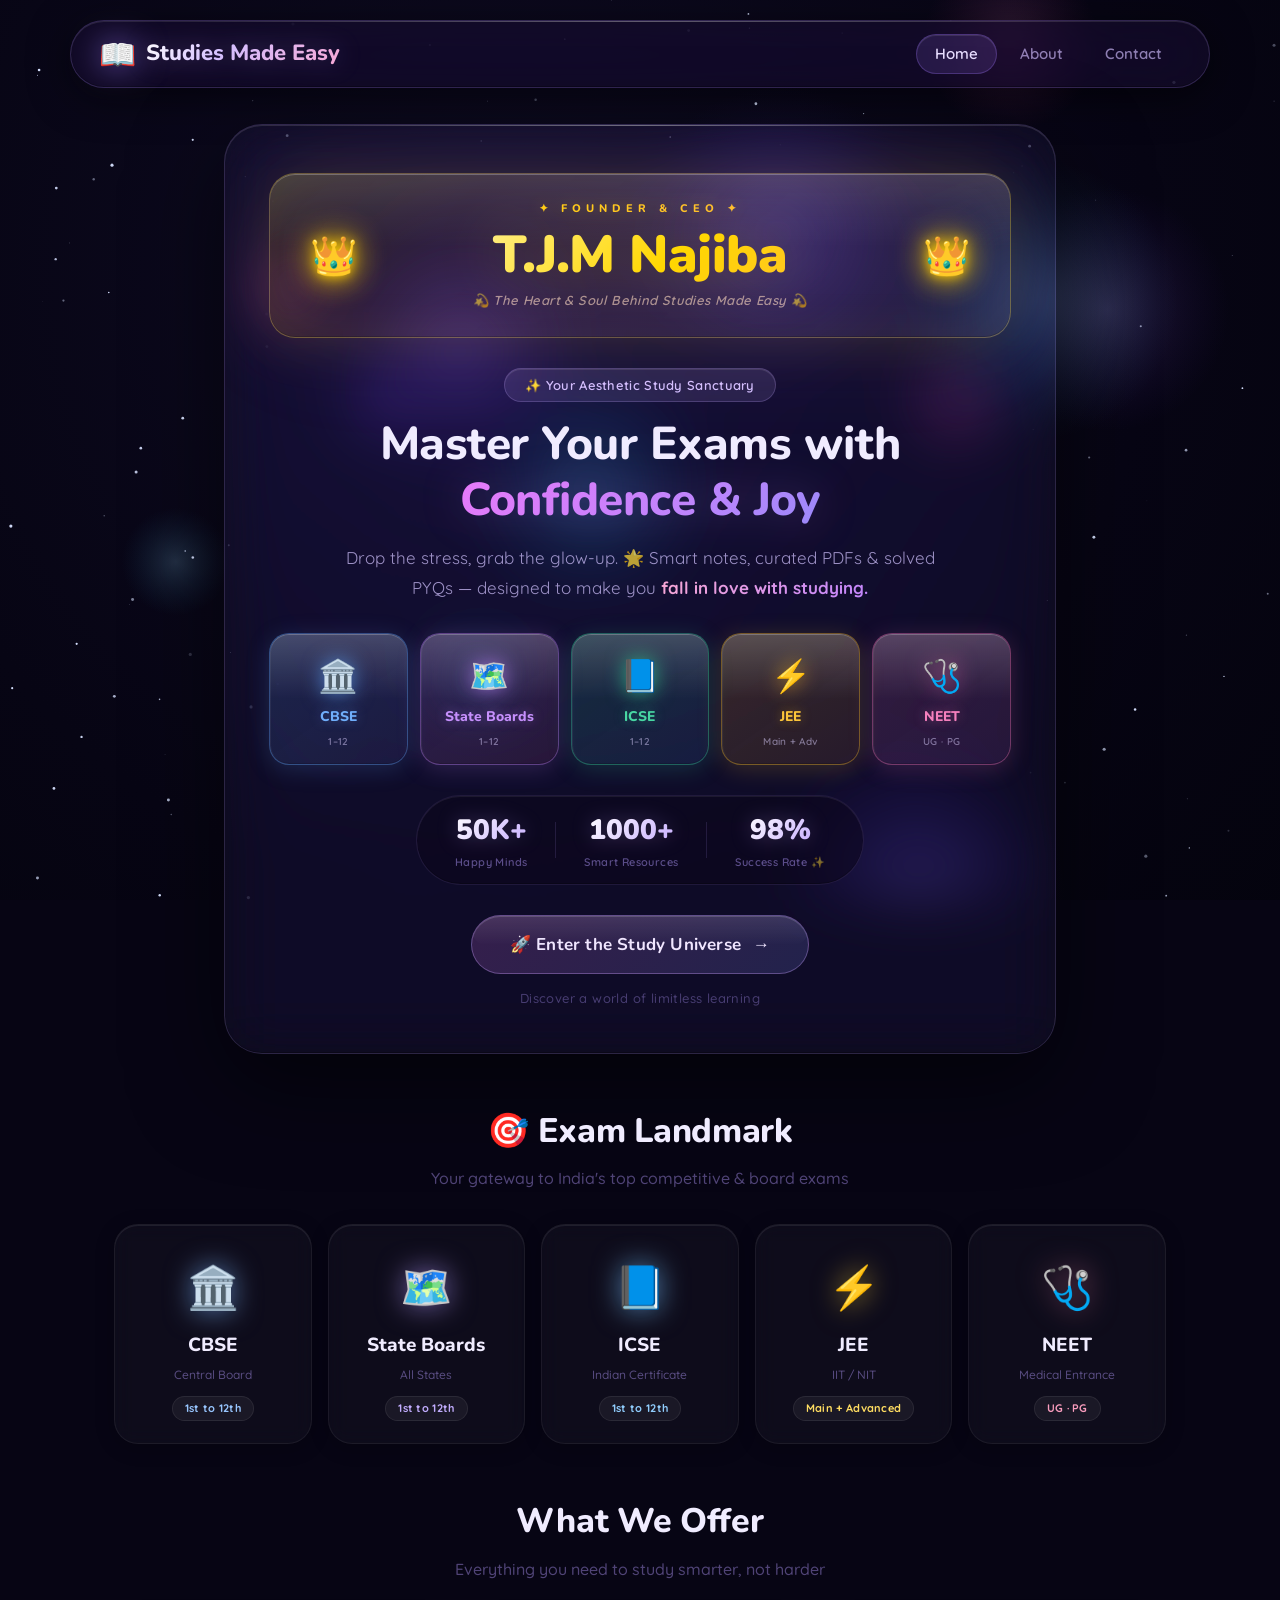
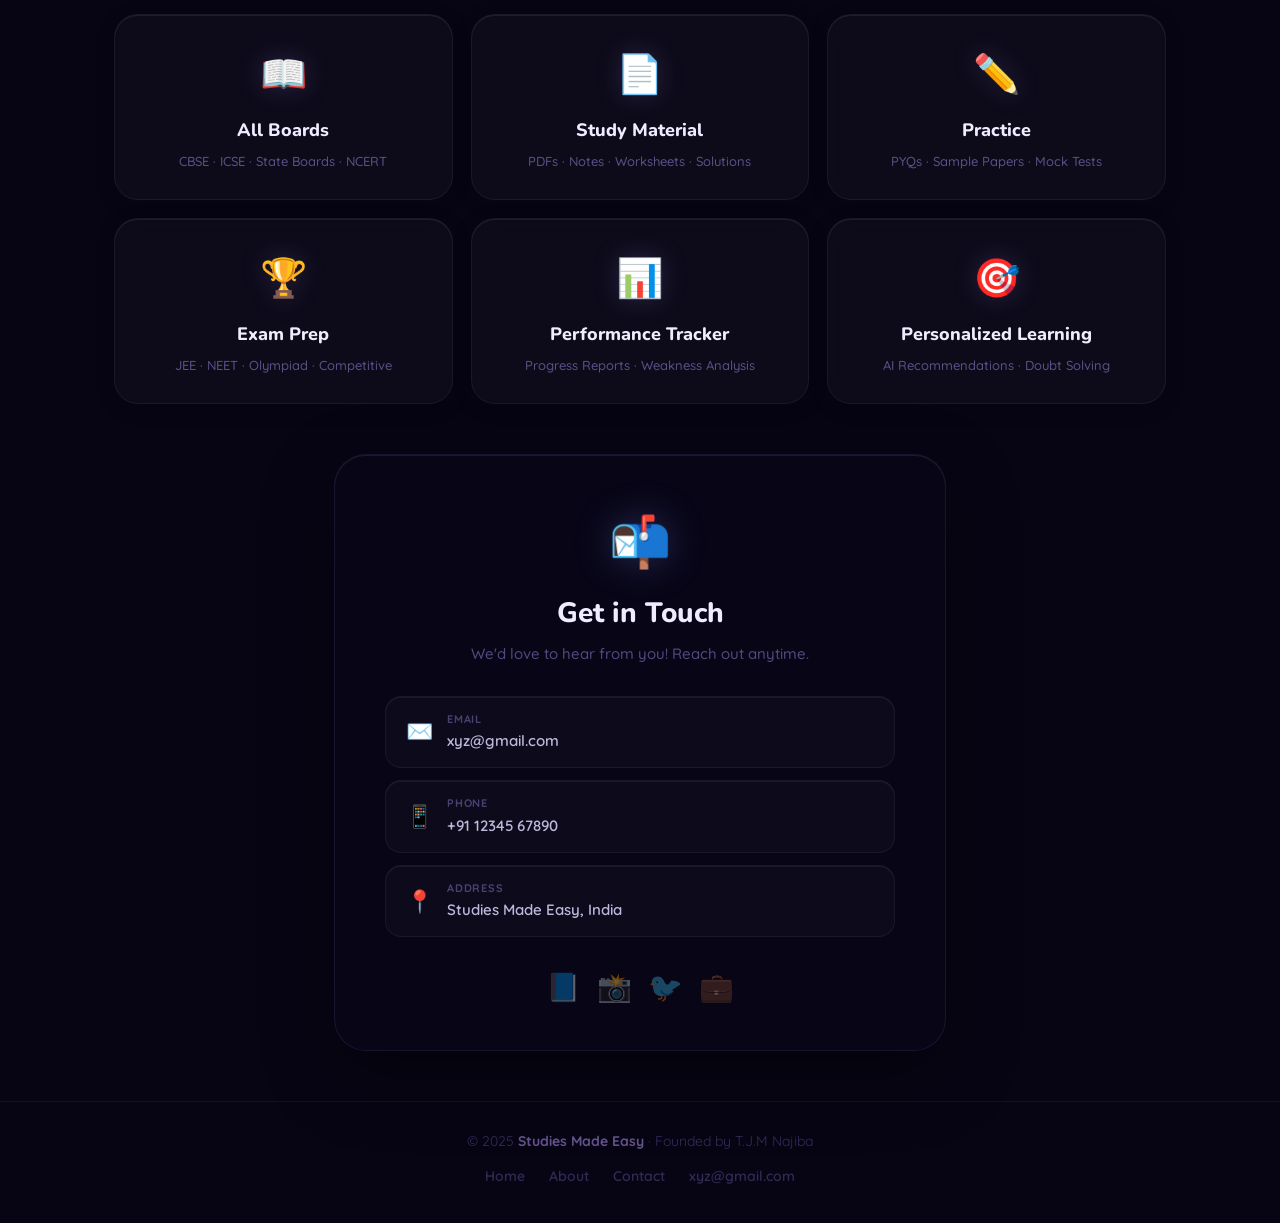
<file: index.html>
<!DOCTYPE html>
<html lang="en">
<head>
  <meta charset="UTF-8" />
  <meta name="viewport" content="width=device-width, initial-scale=1.0"/>
  <title>Studies Made Easy · Ace Exams</title>
  <link rel="preconnect" href="https://fonts.googleapis.com">
  <link rel="preconnect" href="https://fonts.gstatic.com" crossorigin>
  <link href="https://fonts.googleapis.com/css2?family=Quicksand:wght@400;500;600;700&family=Nunito:ital,wght@0,400;0,600;0,700;0,800;0,900;1,600&display=swap" rel="stylesheet">
  <link rel="stylesheet" href="style.css" />
</head>
<body>

  <canvas id="bg"></canvas>

  <!-- ===== NAVBAR ===== -->
  <header class="navbar">
    <div class="nav-logo">
      <span class="nav-logo-icon">📖</span>
      <span class="nav-logo-text">Studies Made Easy</span>
    </div>
    <nav class="nav-links">
      <a href="index.html" class="nav-link active">Home</a>
      <a href="#" class="nav-link">About</a>
      <a href="#contact" class="nav-link">Contact</a>
    </nav>
  </header>

  <!-- ===== HERO ===== -->
  <section class="hero">
    <div class="hero-inner">

      <!-- CEO BANNER — Shiny Glassy -->
      <div class="ceo-banner">
        <div class="ceo-shine-layer"></div>
        <div class="ceo-gloss"></div>
        <span class="ceo-crown">👑</span>
        <div class="ceo-text">
          <p class="ceo-role">✦ Founder &amp; CEO ✦</p>
          <h1 class="ceo-name">T.J.M Najiba</h1>
          <p class="ceo-sub">💫 The Heart &amp; Soul Behind Studies Made Easy 💫</p>
        </div>
        <span class="ceo-crown">👑</span>
      </div>

      <!-- Hero headline ONLY — no description yet -->
      <div class="hero-headline">
        <span class="hero-tag">✨ Your Aesthetic Study Sanctuary</span>
        <h2 class="hero-h2">Master Your Exams with<br><em class="accent-text">Confidence &amp; Joy</em></h2>
        <p class="hero-desc">
          Drop the stress, grab the glow-up. 🌟 Smart notes, curated PDFs &amp; solved PYQs — designed to make you <span class="desc-spark">fall in love with studying.</span>
        </p>
      </div>

      <!-- EXAM BOARDS — shiny glossy, inserted HERE between desc and stats -->
      <div class="boards-strip">
        <a href="cbse.html" class="board-chip" style="--c1:#60a5fa;--c2:#818cf8">
          <span class="board-shine"></span>
          <span class="board-icon">🏛️</span>
          <span class="board-name">CBSE</span>
          <span class="board-grade">1–12</span>
        </a>
        <a href="stateboards.html" class="board-chip" style="--c1:#c084fc;--c2:#f472b6">
          <span class="board-shine"></span>
          <span class="board-icon">🗺️</span>
          <span class="board-name">State Boards</span>
          <span class="board-grade">1–12</span>
        </a>
        <a href="icse.html" class="board-chip" style="--c1:#34d399;--c2:#60a5fa">
          <span class="board-shine"></span>
          <span class="board-icon">📘</span>
          <span class="board-name">ICSE</span>
          <span class="board-grade">1–12</span>
        </a>
        <a href="jee.html" class="board-chip" style="--c1:#fbbf24;--c2:#fb923c">
          <span class="board-shine"></span>
          <span class="board-icon">⚡</span>
          <span class="board-name">JEE</span>
          <span class="board-grade">Main + Adv</span>
        </a>
        <a href="neet.html" class="board-chip" style="--c1:#f472b6;--c2:#e879f9">
          <span class="board-shine"></span>
          <span class="board-icon">🩺</span>
          <span class="board-name">NEET</span>
          <span class="board-grade">UG · PG</span>
        </a>
      </div>

      <!-- Stats row -->
      <div class="stats-row">
        <div class="stat-pill">
          <span class="stat-num">50K+</span>
          <span class="stat-lbl">Happy Minds</span>
        </div>
        <div class="stat-divider"></div>
        <div class="stat-pill">
          <span class="stat-num">1000+</span>
          <span class="stat-lbl">Smart Resources</span>
        </div>
        <div class="stat-divider"></div>
        <div class="stat-pill">
          <span class="stat-num">98%</span>
          <span class="stat-lbl">Success Rate ✨</span>
        </div>
      </div>

      <!-- CTA -->
      <a href="#exams" class="cta-btn">
        🚀 Enter the Study Universe <span class="cta-arrow">→</span>
      </a>
      <p class="cta-sub">Discover a world of limitless learning</p>

    </div>
  </section>

  <!-- ===== EXAM LANDMARK (full section below) ===== -->
  <section id="exams" class="exams-section">
    <div class="section-header">
      <h2 class="section-title">🎯 Exam Landmark</h2>
      <p class="section-sub">Your gateway to India's top competitive &amp; board exams</p>
    </div>
    <div class="exams-grid">
      <a href="cbse.html" class="exam-card" style="--accent:#7eb8ff">
        <span class="exam-icon">🏛️</span>
        <h4>CBSE</h4>
        <p>Central Board</p>
        <span class="exam-tag">1st to 12th</span>
      </a>
      <a href="stateboards.html" class="exam-card" style="--accent:#b197fc">
        <span class="exam-icon">🗺️</span>
        <h4>State Boards</h4>
        <p>All States</p>
        <span class="exam-tag">1st to 12th</span>
      </a>
      <a href="icse.html" class="exam-card" style="--accent:#74c0fc">
        <span class="exam-icon">📘</span>
        <h4>ICSE</h4>
        <p>Indian Certificate</p>
        <span class="exam-tag">1st to 12th</span>
      </a>
      <a href="jee.html" class="exam-card" style="--accent:#ffd43b">
        <span class="exam-icon">⚡</span>
        <h4>JEE</h4>
        <p>IIT / NIT</p>
        <span class="exam-tag">Main + Advanced</span>
      </a>
      <a href="neet.html" class="exam-card" style="--accent:#f783ac">
        <span class="exam-icon">🩺</span>
        <h4>NEET</h4>
        <p>Medical Entrance</p>
        <span class="exam-tag">UG · PG</span>
      </a>
    </div>
  </section>

  <!-- ===== WHAT WE OFFER ===== -->
  <section class="offers-section">
    <div class="section-header">
      <h2 class="section-title">What We Offer</h2>
      <p class="section-sub">Everything you need to study smarter, not harder</p>
    </div>
    <div class="offers-grid">
      <div class="offer-card">
        <span class="offer-icon">📖</span>
        <h4>All Boards</h4>
        <p>CBSE · ICSE · State Boards · NCERT</p>
      </div>
      <div class="offer-card">
        <span class="offer-icon">📄</span>
        <h4>Study Material</h4>
        <p>PDFs · Notes · Worksheets · Solutions</p>
      </div>
      <div class="offer-card">
        <span class="offer-icon">✏️</span>
        <h4>Practice</h4>
        <p>PYQs · Sample Papers · Mock Tests</p>
      </div>
      <div class="offer-card">
        <span class="offer-icon">🏆</span>
        <h4>Exam Prep</h4>
        <p>JEE · NEET · Olympiad · Competitive</p>
      </div>
      <div class="offer-card">
        <span class="offer-icon">📊</span>
        <h4>Performance Tracker</h4>
        <p>Progress Reports · Weakness Analysis</p>
      </div>
      <div class="offer-card">
        <span class="offer-icon">🎯</span>
        <h4>Personalized Learning</h4>
        <p>AI Recommendations · Doubt Solving</p>
      </div>
    </div>
  </section>

  <!-- ===== CONTACT ===== -->
  <section id="contact" class="contact-section">
    <div class="contact-card">
      <span class="contact-emoji">📬</span>
      <h2 class="contact-title">Get in Touch</h2>
      <p class="contact-sub">We'd love to hear from you! Reach out anytime.</p>
      <div class="contact-list">
        <div class="contact-row">
          <span>✉️</span>
          <div>
            <span class="contact-lbl">Email</span>
            <span class="contact-val">xyz@gmail.com</span>
          </div>
        </div>
        <div class="contact-row">
          <span>📱</span>
          <div>
            <span class="contact-lbl">Phone</span>
            <span class="contact-val">+91 12345 67890</span>
          </div>
        </div>
        <div class="contact-row">
          <span>📍</span>
          <div>
            <span class="contact-lbl">Address</span>
            <span class="contact-val">Studies Made Easy, India</span>
          </div>
        </div>
      </div>
      <div class="social-row">
        <span title="Facebook">📘</span>
        <span title="Instagram">📸</span>
        <span title="Twitter">🐦</span>
        <span title="LinkedIn">💼</span>
      </div>
    </div>
  </section>

  <!-- ===== FOOTER ===== -->
  <footer class="footer">
    <p>© 2025 <strong>Studies Made Easy</strong> · Founded by T.J.M Najiba</p>
    <div class="footer-links">
      <a href="index.html">Home</a>
      <a href="#">About</a>
      <a href="#contact">Contact</a>
      <a href="mailto:xyz@gmail.com">xyz@gmail.com</a>
    </div>
  </footer>

  <script>
    document.querySelectorAll('a[href^="#"]').forEach(a => {
      a.addEventListener('click', e => {
        const target = document.querySelector(a.getAttribute('href'));
        if (target) { e.preventDefault(); target.scrollIntoView({ behavior: 'smooth', block: 'start' }); }
      });
    });

    (function() {
      const canvas = document.getElementById('bg');
      const ctx = canvas.getContext('2d');
      let W, H;
      function resize() { W = canvas.width = window.innerWidth; H = canvas.height = window.innerHeight; }
      window.addEventListener('resize', resize); resize();

      const orbs = Array.from({ length: 12 }, () => ({
        x: Math.random() * W, y: Math.random() * H,
        r: 40 + Math.random() * 110,
        vx: (Math.random() - 0.5) * 0.3, vy: (Math.random() - 0.5) * 0.3,
        hue: [250, 280, 320, 200, 260][Math.floor(Math.random() * 5)]
      }));

      const stars = Array.from({ length: 180 }, () => ({
        x: Math.random() * W, y: Math.random() * H,
        r: 0.3 + Math.random() * 1.3,
        t: Math.random() * Math.PI * 2,
        sp: 0.008 + Math.random() * 0.022
      }));

      const shooters = Array.from({ length: 7 }, () => ({ active: false, delay: Math.floor(Math.random() * 120) }));
      function resetShooter(s) {
        s.x = Math.random() * W * 0.7; s.y = Math.random() * H * 0.3;
        s.len = 80 + Math.random() * 130; s.speed = 7 + Math.random() * 11;
        s.op = 1; s.active = true; s.delay = 80 + Math.floor(Math.random() * 180);
      }

      function draw() {
        ctx.clearRect(0, 0, W, H);
        const bg = ctx.createRadialGradient(W * 0.4, H * 0.3, 0, W * 0.4, H * 0.3, W);
        bg.addColorStop(0, '#0e0b22'); bg.addColorStop(0.5, '#070514'); bg.addColorStop(1, '#020209');
        ctx.fillStyle = bg; ctx.fillRect(0, 0, W, H);

        orbs.forEach(o => {
          o.x += o.vx; o.y += o.vy;
          if (o.x < 0 || o.x > W) o.vx *= -1;
          if (o.y < 0 || o.y > H) o.vy *= -1;
          const g = ctx.createRadialGradient(o.x, o.y, 0, o.x, o.y, o.r);
          g.addColorStop(0, `hsla(${o.hue},85%,75%,0.20)`);
          g.addColorStop(1, `hsla(${o.hue},70%,40%,0)`);
          ctx.beginPath(); ctx.arc(o.x, o.y, o.r, 0, Math.PI * 2);
          ctx.fillStyle = g; ctx.fill();
        });

        stars.forEach(s => {
          s.t += s.sp;
          const a = 0.15 + 0.85 * Math.abs(Math.sin(s.t));
          ctx.beginPath(); ctx.arc(s.x, s.y, s.r, 0, Math.PI * 2);
          ctx.fillStyle = `rgba(215,225,255,${a})`; ctx.fill();
        });

        shooters.forEach(s => {
          if (!s.active) { if (--s.delay <= 0) resetShooter(s); return; }
          s.x += s.speed; s.y += s.speed * 0.38; s.op -= 0.013;
          if (s.op <= 0) { s.active = false; s.delay = 80 + Math.floor(Math.random() * 200); return; }
          const sg = ctx.createLinearGradient(s.x, s.y, s.x - s.len, s.y - s.len * 0.38);
          sg.addColorStop(0, `rgba(230,200,255,${s.op})`); sg.addColorStop(1, 'rgba(180,150,255,0)');
          ctx.beginPath(); ctx.moveTo(s.x, s.y); ctx.lineTo(s.x - s.len, s.y - s.len * 0.38);
          ctx.strokeStyle = sg; ctx.lineWidth = 1.8; ctx.stroke();
          ctx.beginPath(); ctx.arc(s.x, s.y, 2.2, 0, Math.PI * 2);
          ctx.fillStyle = `rgba(240,230,255,${s.op})`; ctx.fill();
        });

        requestAnimationFrame(draw);
      }
      draw();
    })();
  </script>
</body>
</html>
</file>
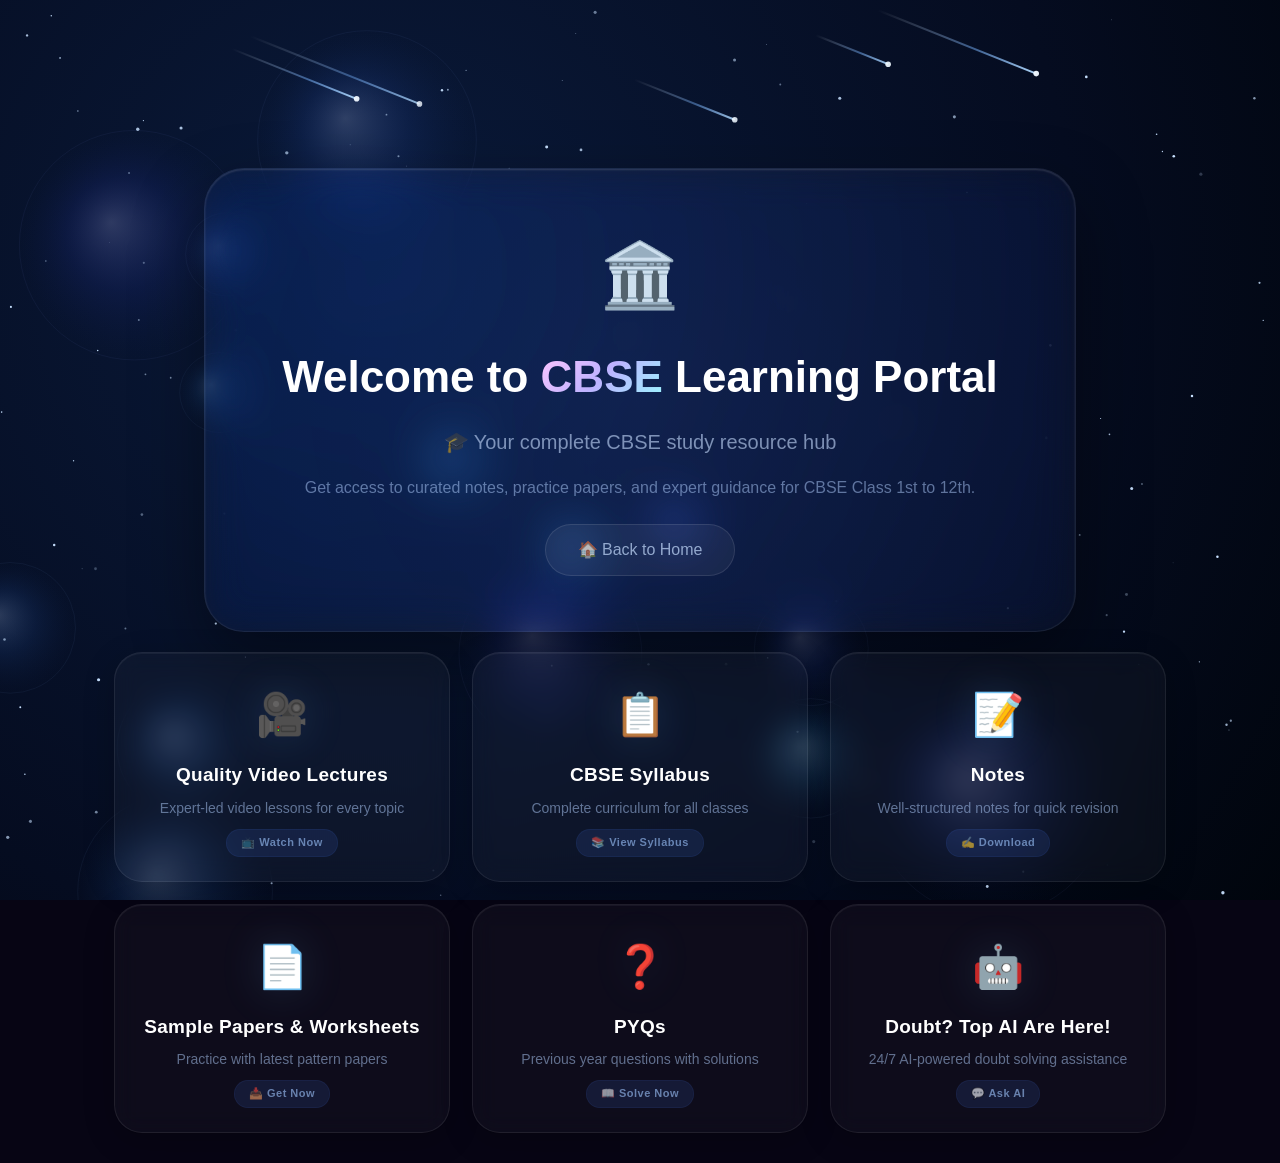
<file: cbse.html>
<!DOCTYPE html>
<html lang="en">
<head>
    <meta charset="UTF-8" />
    <meta name="viewport" content="width=device-width, initial-scale=1.0"/>
    <title>CBSE · Studies Made Easy</title>
    <link rel="icon" type="image/svg+xml" href="data:image/svg+xml,%3Csvg xmlns='http://www.w3.org/2000/svg' viewBox='0 0 100 100'%3E%3Crect width='100' height='100' rx='20' fill='%234a7cf7'/%3E%3Ctext x='50' y='72' font-size='60' font-weight='bold' font-family='Arial' text-anchor='middle' fill='%23ffffff'%3ES%3C/text%3E%3Ctext x='50' y='72' font-size='60' font-weight='bold' font-family='Arial' text-anchor='middle' fill='none' stroke='%23a0c4ff' stroke-width='2' opacity='0.5'%3ES%3C/text%3E%3C/svg%3E" />
    <link rel="stylesheet" href="style.css" />
    <style>
        .exam-welcome {
            position: relative;
            z-index: 1;
            max-width: 920px;
            margin: 40px auto 20px;
            padding: 0 24px;
            text-align: center;
        }
        .exam-welcome-box {
            background: rgba(255, 255, 255, 0.02);
            backdrop-filter: blur(20px) saturate(160%);
            -webkit-backdrop-filter: blur(20px) saturate(160%);
            border: 1px solid rgba(255, 255, 255, 0.08);
            border-radius: 40px;
            padding: 55px 40px;
            box-shadow: 0 30px 70px rgba(0, 0, 0, 0.4), inset 0 1px 2px rgba(255, 255, 255, 0.15);
            animation: riseUp 0.9s cubic-bezier(0.23, 1, 0.32, 1);
            position: relative;
            overflow: hidden;
        }
        .exam-welcome-box::after {
            content: '';
            position: absolute;
            top: -50%;
            left: -50%;
            width: 200%;
            height: 200%;
            background: radial-gradient(circle at center, rgba(189, 178, 255, 0.06) 0%, transparent 60%);
            pointer-events: none;
            z-index: -1;
        }
        .exam-welcome-icon {
            font-size: 64px;
            display: block;
            margin-bottom: 16px;
        }
        .exam-welcome-title {
            font-size: 44px;
            font-weight: 800;
            color: #ffffff;
            margin-bottom: 12px;
        }
        .exam-welcome-title .highlight-exam {
            background: linear-gradient(135deg, #ffc6ff, #bdb2ff, #9bf6ff);
            -webkit-background-clip: text;
            -webkit-text-fill-color: transparent;
            background-clip: text;
        }
        .exam-welcome-sub {
            font-size: 20px;
            color: rgba(200, 222, 255, 0.6);
            line-height: 1.7;
        }
        .exam-welcome-desc {
            font-size: 16px;
            color: rgba(180, 210, 255, 0.5);
            margin-top: 16px;
            line-height: 1.6;
        }
        .back-home {
            display: inline-block;
            margin-top: 24px;
            padding: 12px 32px;
            background: rgba(255, 255, 255, 0.05);
            border: 1px solid rgba(255, 255, 255, 0.1);
            border-radius: 40px;
            color: rgba(200, 222, 255, 0.7);
            text-decoration: none;
            transition: all 0.3s ease;
            font-weight: 500;
        }
        .back-home:hover {
            background: rgba(74, 124, 247, 0.15);
            border-color: rgba(74, 124, 247, 0.3);
            color: #fff;
            transform: translateY(-2px);
        }
        .exam-resources {
            position: relative;
            z-index: 1;
            max-width: 1100px;
            margin: 20px auto 30px;
            padding: 0 24px;
        }
        .exam-resources-grid {
            display: grid;
            grid-template-columns: repeat(3, 1fr);
            gap: 22px;
        }
        .exam-resource-card {
            background: rgba(255, 255, 255, 0.03);
            backdrop-filter: blur(12px);
            -webkit-backdrop-filter: blur(12px);
            border: 1px solid rgba(255, 255, 255, 0.08);
            border-radius: 28px;
            padding: 28px 18px 24px;
            text-align: center;
            transition: all 0.4s cubic-bezier(0.175, 0.885, 0.32, 1.275);
            box-shadow: 0 8px 32px rgba(0, 0, 0, 0.2), inset 0 1px 0 rgba(255, 255, 255, 0.05);
            position: relative;
            overflow: hidden;
            text-decoration: none;
            display: block;
            cursor: pointer;
        }
        .exam-resource-card::before {
            content: '';
            position: absolute;
            top: -50%;
            left: -50%;
            width: 200%;
            height: 200%;
            background: radial-gradient(circle at center, rgba(255, 255, 255, 0.03), transparent 70%);
            opacity: 0;
            transition: opacity 0.5s;
            pointer-events: none;
        }
        .exam-resource-card:hover::before {
            opacity: 1;
        }
        .exam-resource-card:hover {
            background: rgba(74, 124, 247, 0.08);
            border-color: rgba(74, 124, 247, 0.2);
            transform: translateY(-8px) scale(1.02);
            box-shadow: 0 20px 60px rgba(74, 124, 247, 0.15), inset 0 1px 0 rgba(255, 255, 255, 0.1);
        }
        .exam-resource-icon {
            font-size: 42px;
            display: block;
            margin-bottom: 12px;
            filter: drop-shadow(0 0 20px rgba(100, 180, 255, 0.15));
        }
        .exam-resource-card h4 {
            color: #ffffff;
            font-size: 19px;
            font-weight: 700;
            margin-bottom: 6px;
            letter-spacing: 0.3px;
        }
        .exam-resource-card p {
            color: rgba(180, 210, 255, 0.5);
            font-size: 14px;
            line-height: 1.6;
            font-weight: 300;
        }
        .exam-resource-card .resource-badge {
            display: inline-block;
            margin-top: 10px;
            background: rgba(74, 124, 247, 0.12);
            border-radius: 20px;
            padding: 4px 14px;
            font-size: 11px;
            font-weight: 600;
            color: rgba(160, 200, 255, 0.6);
            border: 1px solid rgba(74, 124, 247, 0.08);
            letter-spacing: 0.5px;
        }
        @media (max-width: 768px) {
            .exam-welcome-title { font-size: 32px; }
            .exam-resources-grid { grid-template-columns: repeat(2, 1fr); }
        }
        @media (max-width: 520px) {
            .exam-welcome-title { font-size: 26px; }
            .exam-welcome-box { padding: 30px 20px; }
            .exam-resources-grid { grid-template-columns: 1fr 1fr; gap: 14px; }
            .exam-resource-card { padding: 20px 12px; }
        }
    </style>
</head>
<body>
    <canvas id="bg"></canvas>

    <header class="header">
        <div class="logo-wrapper">
            <span class="logo-icon">📖</span>
            <span class="logo">Studies Made Easy</span>
        </div>
        <ul class="nav-menu">
            <li onclick="window.location.href='index.html'">🏠 Home</li>
            <li onclick="window.location.href='resources.html'">📚 Resources</li>
            <li>ℹ️ About</li>
            <li>📞 Contact</li>
        </ul>
    </header>

    <section class="exam-welcome">
        <div class="exam-welcome-box">
            <span class="exam-welcome-icon">🏛️</span>
            <h1 class="exam-welcome-title">
                Welcome to <span class="highlight-exam">CBSE</span> Learning Portal
            </h1>
            <p class="exam-welcome-sub">🎓 Your complete CBSE study resource hub</p>
            <p class="exam-welcome-desc">
                Get access to curated notes, practice papers, and expert guidance for CBSE Class 1st to 12th.
            </p>
            <a href="index.html#landmark-section" class="back-home">🏠 Back to Home</a>
        </div>
    </section>

    <section class="exam-resources">
        <div class="exam-resources-grid">
            <!-- Quality Video Lectures - NOW LINKED to resources.html -->
            <a href="resources.html" class="exam-resource-card">
                <span class="exam-resource-icon">🎥</span>
                <h4>Quality Video Lectures</h4>
                <p>Expert-led video lessons for every topic</p>
                <span class="resource-badge">📺 Watch Now</span>
            </a>
            <div class="exam-resource-card">
                <span class="exam-resource-icon">📋</span>
                <h4>CBSE Syllabus</h4>
                <p>Complete curriculum for all classes</p>
                <span class="resource-badge">📚 View Syllabus</span>
            </div>
            <div class="exam-resource-card">
                <span class="exam-resource-icon">📝</span>
                <h4>Notes</h4>
                <p>Well-structured notes for quick revision</p>
                <span class="resource-badge">✍️ Download</span>
            </div>
            <div class="exam-resource-card">
                <span class="exam-resource-icon">📄</span>
                <h4>Sample Papers &amp; Worksheets</h4>
                <p>Practice with latest pattern papers</p>
                <span class="resource-badge">📥 Get Now</span>
            </div>
            <div class="exam-resource-card">
                <span class="exam-resource-icon">❓</span>
                <h4>PYQs</h4>
                <p>Previous year questions with solutions</p>
                <span class="resource-badge">📖 Solve Now</span>
            </div>
            <div class="exam-resource-card">
                <span class="exam-resource-icon">🤖</span>
                <h4>Doubt? Top AI Are Here!</h4>
                <p>24/7 AI-powered doubt solving assistance</p>
                <span class="resource-badge">💬 Ask AI</span>
            </div>
        </div>
    </section>

    <script>
        window.addEventListener('load', function() {
            const canvas = document.getElementById('bg');
            const ctx = canvas.getContext('2d');
            let W, H;
            function resize() {
                W = canvas.width = window.innerWidth;
                H = canvas.height = window.innerHeight;
            }
            window.addEventListener('resize', resize);
            resize();

            const orbs = Array.from({ length: 14 }, () => ({
                x: Math.random() * W, y: Math.random() * H,
                r: 30 + Math.random() * 90,
                vx: (Math.random() - 0.5) * 0.5,
                vy: (Math.random() - 0.5) * 0.5,
                hue: 200 + Math.random() * 40
            }));
            const stars = Array.from({ length: 180 }, () => ({
                x: Math.random() * W, y: Math.random() * H,
                r: 0.3 + Math.random() * 1.4,
                t: Math.random() * Math.PI * 2,
                sp: 0.008 + Math.random() * 0.025
            }));
            const shooters = Array.from({ length: 24 }, () => ({
                x: Math.random() * W, y: Math.random() * H * 0.35,
                len: 70 + Math.random() * 130,
                speed: 6 + Math.random() * 14,
                op: 0, active: false,
                delay: Math.floor(Math.random() * 70)
            }));

            function resetShooter(s) {
                s.x = Math.random() * W * 0.85;
                s.y = Math.random() * H * 0.25;
                s.op = 1;
                s.active = true;
                s.delay = 60 + Math.floor(Math.random() * 140);
            }

            function draw() {
                ctx.clearRect(0, 0, W, H);
                const grad = ctx.createRadialGradient(W * 0.3, H * 0.3, 0, W * 0.3, H * 0.3, W * 0.9);
                grad.addColorStop(0, '#0a1a3a');
                grad.addColorStop(0.6, '#050c20');
                grad.addColorStop(1, '#00040a');
                ctx.fillStyle = grad;
                ctx.fillRect(0, 0, W, H);

                orbs.forEach(o => {
                    o.x += o.vx; o.y += o.vy;
                    if (o.x < 0 || o.x > W) o.vx *= -1;
                    if (o.y < 0 || o.y > H) o.vy *= -1;
                    const g = ctx.createRadialGradient(o.x - o.r * 0.2, o.y - o.r * 0.2, 0, o.x, o.y, o.r);
                    g.addColorStop(0, `hsla(${o.hue}, 85%, 80%, 0.25)`);
                    g.addColorStop(0.5, `hsla(${o.hue}, 75%, 55%, 0.10)`);
                    g.addColorStop(1, `hsla(${o.hue}, 70%, 30%, 0)`);
                    ctx.beginPath();
                    ctx.arc(o.x, o.y, o.r, 0, Math.PI * 2);
                    ctx.fillStyle = g;
                    ctx.fill();
                    ctx.beginPath();
                    ctx.arc(o.x, o.y, o.r, 0, Math.PI * 2);
                    ctx.strokeStyle = `hsla(${o.hue}, 80%, 75%, 0.08)`;
                    ctx.lineWidth = 0.8;
                    ctx.stroke();
                });

                stars.forEach(s => {
                    s.t += s.sp;
                    const alpha = 0.2 + 0.8 * Math.abs(Math.sin(s.t));
                    ctx.beginPath();
                    ctx.arc(s.x, s.y, s.r, 0, Math.PI * 2);
                    ctx.fillStyle = `rgba(200, 225, 255, ${alpha})`;
                    ctx.fill();
                });

                shooters.forEach(s => {
                    if (!s.active) {
                        s.delay--;
                        if (s.delay <= 0) resetShooter(s);
                        return;
                    }
                    s.x += s.speed;
                    s.y += s.speed * 0.4;
                    s.op -= 0.012;
                    if (s.op <= 0) {
                        s.active = false;
                        s.delay = 60 + Math.floor(Math.random() * 140);
                        return;
                    }
                    const grad = ctx.createLinearGradient(s.x, s.y, s.x - s.len, s.y - s.len * 0.4);
                    grad.addColorStop(0, `rgba(180, 220, 255, ${s.op})`);
                    grad.addColorStop(0.4, `rgba(120, 180, 255, ${s.op * 0.5})`);
                    grad.addColorStop(1, 'rgba(255,255,255,0)');
                    ctx.beginPath();
                    ctx.moveTo(s.x, s.y);
                    ctx.lineTo(s.x - s.len, s.y - s.len * 0.4);
                    ctx.strokeStyle = grad;
                    ctx.lineWidth = 2.0;
                    ctx.stroke();
                    ctx.beginPath();
                    ctx.arc(s.x, s.y, 2.8, 0, Math.PI * 2);
                    ctx.fillStyle = `rgba(240, 248, 255, ${s.op})`;
                    ctx.fill();
                });
                requestAnimationFrame(draw);
            }
            draw();
        });
    </script>
</body>
</html>
</file>
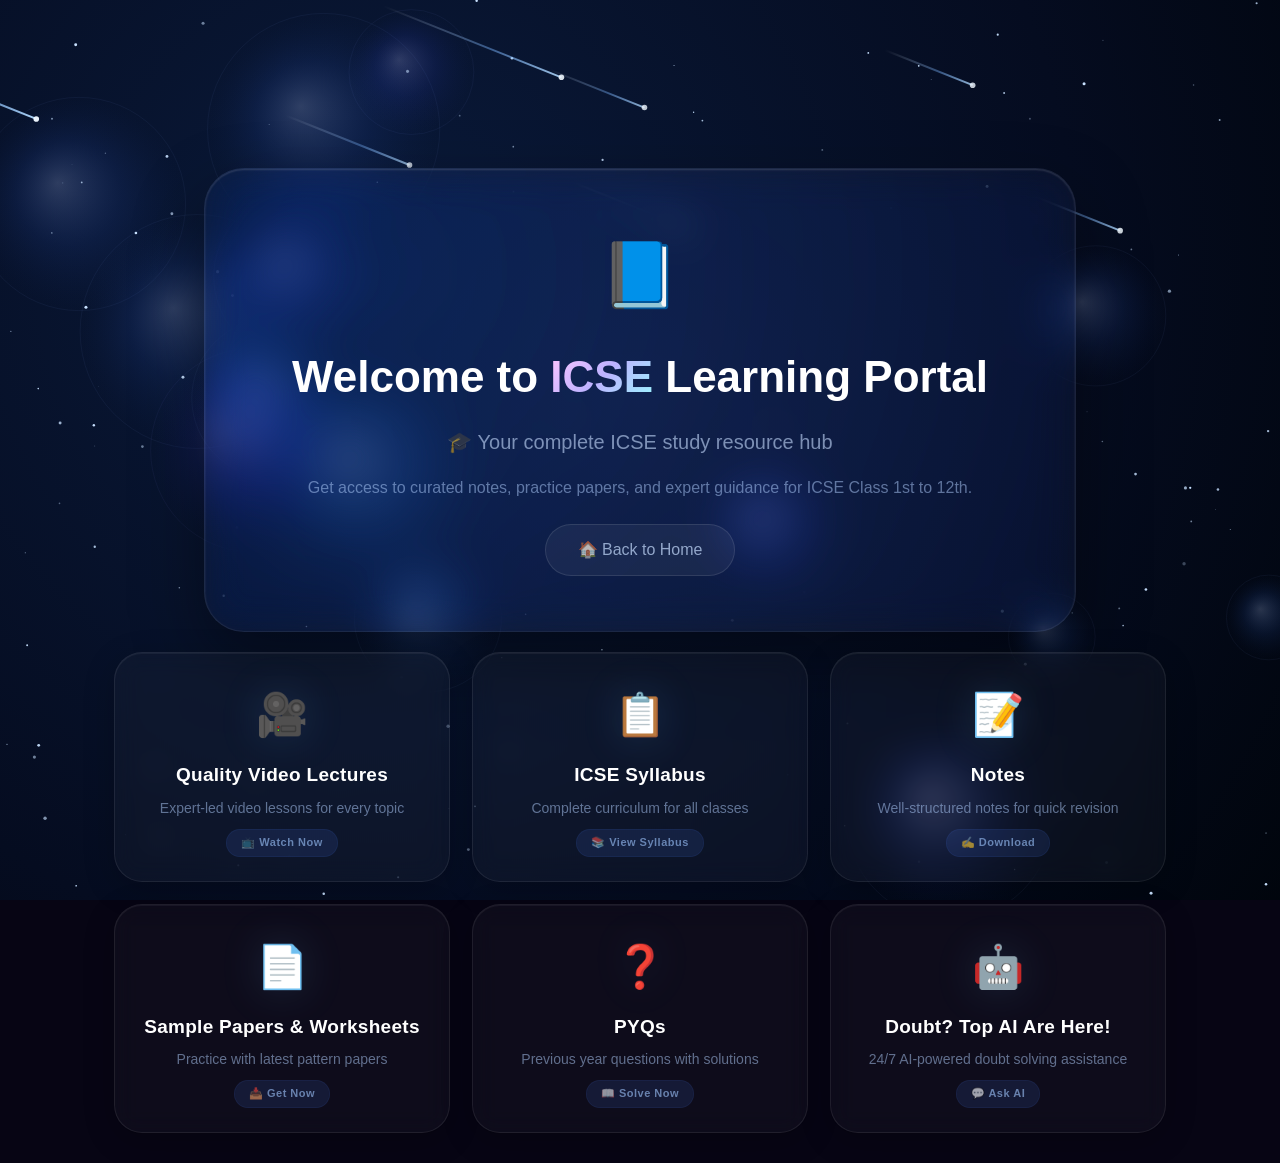
<file: icse.html>
<!DOCTYPE html>
<html lang="en">
<head>
    <meta charset="UTF-8" />
    <meta name="viewport" content="width=device-width, initial-scale=1.0"/>
    <title>ICSE · Studies Made Easy</title>
    <link rel="icon" type="image/svg+xml" href="data:image/svg+xml,%3Csvg xmlns='http://www.w3.org/2000/svg' viewBox='0 0 100 100'%3E%3Crect width='100' height='100' rx='20' fill='%234a7cf7'/%3E%3Ctext x='50' y='72' font-size='60' font-weight='bold' font-family='Arial' text-anchor='middle' fill='%23ffffff'%3ES%3C/text%3E%3Ctext x='50' y='72' font-size='60' font-weight='bold' font-family='Arial' text-anchor='middle' fill='none' stroke='%23a0c4ff' stroke-width='2' opacity='0.5'%3ES%3C/text%3E%3C/svg%3E" />
    <link rel="stylesheet" href="style.css" />
    <style>
        .exam-welcome {
            position: relative;
            z-index: 1;
            max-width: 920px;
            margin: 40px auto 20px;
            padding: 0 24px;
            text-align: center;
        }
        .exam-welcome-box {
            background: rgba(255, 255, 255, 0.02);
            backdrop-filter: blur(20px) saturate(160%);
            -webkit-backdrop-filter: blur(20px) saturate(160%);
            border: 1px solid rgba(255, 255, 255, 0.08);
            border-radius: 40px;
            padding: 55px 40px;
            box-shadow: 0 30px 70px rgba(0, 0, 0, 0.4), inset 0 1px 2px rgba(255, 255, 255, 0.15);
            animation: riseUp 0.9s cubic-bezier(0.23, 1, 0.32, 1);
            position: relative;
            overflow: hidden;
        }
        .exam-welcome-box::after {
            content: '';
            position: absolute;
            top: -50%;
            left: -50%;
            width: 200%;
            height: 200%;
            background: radial-gradient(circle at center, rgba(189, 178, 255, 0.06) 0%, transparent 60%);
            pointer-events: none;
            z-index: -1;
        }
        .exam-welcome-icon {
            font-size: 64px;
            display: block;
            margin-bottom: 16px;
        }
        .exam-welcome-title {
            font-size: 44px;
            font-weight: 800;
            color: #ffffff;
            margin-bottom: 12px;
        }
        .exam-welcome-title .highlight-exam {
            background: linear-gradient(135deg, #ffc6ff, #bdb2ff, #9bf6ff);
            -webkit-background-clip: text;
            -webkit-text-fill-color: transparent;
            background-clip: text;
        }
        .exam-welcome-sub {
            font-size: 20px;
            color: rgba(200, 222, 255, 0.6);
            line-height: 1.7;
        }
        .exam-welcome-desc {
            font-size: 16px;
            color: rgba(180, 210, 255, 0.5);
            margin-top: 16px;
            line-height: 1.6;
        }
        .back-home {
            display: inline-block;
            margin-top: 24px;
            padding: 12px 32px;
            background: rgba(255, 255, 255, 0.05);
            border: 1px solid rgba(255, 255, 255, 0.1);
            border-radius: 40px;
            color: rgba(200, 222, 255, 0.7);
            text-decoration: none;
            transition: all 0.3s ease;
            font-weight: 500;
        }
        .back-home:hover {
            background: rgba(74, 124, 247, 0.15);
            border-color: rgba(74, 124, 247, 0.3);
            color: #fff;
            transform: translateY(-2px);
        }
        .exam-resources {
            position: relative;
            z-index: 1;
            max-width: 1100px;
            margin: 20px auto 30px;
            padding: 0 24px;
        }
        .exam-resources-grid {
            display: grid;
            grid-template-columns: repeat(3, 1fr);
            gap: 22px;
        }
        .exam-resource-card {
            background: rgba(255, 255, 255, 0.03);
            backdrop-filter: blur(12px);
            -webkit-backdrop-filter: blur(12px);
            border: 1px solid rgba(255, 255, 255, 0.08);
            border-radius: 28px;
            padding: 28px 18px 24px;
            text-align: center;
            transition: all 0.4s cubic-bezier(0.175, 0.885, 0.32, 1.275);
            box-shadow: 0 8px 32px rgba(0, 0, 0, 0.2), inset 0 1px 0 rgba(255, 255, 255, 0.05);
            position: relative;
            overflow: hidden;
            text-decoration: none;
            display: block;
            cursor: pointer;
        }
        .exam-resource-card::before {
            content: '';
            position: absolute;
            top: -50%;
            left: -50%;
            width: 200%;
            height: 200%;
            background: radial-gradient(circle at center, rgba(255, 255, 255, 0.03), transparent 70%);
            opacity: 0;
            transition: opacity 0.5s;
            pointer-events: none;
        }
        .exam-resource-card:hover::before {
            opacity: 1;
        }
        .exam-resource-card:hover {
            background: rgba(74, 124, 247, 0.08);
            border-color: rgba(74, 124, 247, 0.2);
            transform: translateY(-8px) scale(1.02);
            box-shadow: 0 20px 60px rgba(74, 124, 247, 0.15), inset 0 1px 0 rgba(255, 255, 255, 0.1);
        }
        .exam-resource-icon {
            font-size: 42px;
            display: block;
            margin-bottom: 12px;
            filter: drop-shadow(0 0 20px rgba(100, 180, 255, 0.15));
        }
        .exam-resource-card h4 {
            color: #ffffff;
            font-size: 19px;
            font-weight: 700;
            margin-bottom: 6px;
            letter-spacing: 0.3px;
        }
        .exam-resource-card p {
            color: rgba(180, 210, 255, 0.5);
            font-size: 14px;
            line-height: 1.6;
            font-weight: 300;
        }
        .exam-resource-card .resource-badge {
            display: inline-block;
            margin-top: 10px;
            background: rgba(74, 124, 247, 0.12);
            border-radius: 20px;
            padding: 4px 14px;
            font-size: 11px;
            font-weight: 600;
            color: rgba(160, 200, 255, 0.6);
            border: 1px solid rgba(74, 124, 247, 0.08);
            letter-spacing: 0.5px;
        }
        @media (max-width: 768px) {
            .exam-welcome-title { font-size: 32px; }
            .exam-resources-grid { grid-template-columns: repeat(2, 1fr); }
        }
        @media (max-width: 520px) {
            .exam-welcome-title { font-size: 26px; }
            .exam-welcome-box { padding: 30px 20px; }
            .exam-resources-grid { grid-template-columns: 1fr 1fr; gap: 14px; }
            .exam-resource-card { padding: 20px 12px; }
        }
    </style>
</head>
<body>
    <canvas id="bg"></canvas>

    <header class="header">
        <div class="logo-wrapper">
            <span class="logo-icon">📖</span>
            <span class="logo">Studies Made Easy</span>
        </div>
        <ul class="nav-menu">
            <li onclick="window.location.href='index.html'">🏠 Home</li>
            <li onclick="window.location.href='resources.html'">📚 Resources</li>
            <li>ℹ️ About</li>
            <li>📞 Contact</li>
        </ul>
    </header>

    <section class="exam-welcome">
        <div class="exam-welcome-box">
            <span class="exam-welcome-icon">📘</span>
            <h1 class="exam-welcome-title">
                Welcome to <span class="highlight-exam">ICSE</span> Learning Portal
            </h1>
            <p class="exam-welcome-sub">🎓 Your complete ICSE study resource hub</p>
            <p class="exam-welcome-desc">
                Get access to curated notes, practice papers, and expert guidance for ICSE Class 1st to 12th.
            </p>
            <a href="index.html#landmark-section" class="back-home">🏠 Back to Home</a>
        </div>
    </section>

    <section class="exam-resources">
        <div class="exam-resources-grid">
            <a href="resources.html" class="exam-resource-card">
                <span class="exam-resource-icon">🎥</span>
                <h4>Quality Video Lectures</h4>
                <p>Expert-led video lessons for every topic</p>
                <span class="resource-badge">📺 Watch Now</span>
            </a>
            <div class="exam-resource-card">
                <span class="exam-resource-icon">📋</span>
                <h4>ICSE Syllabus</h4>
                <p>Complete curriculum for all classes</p>
                <span class="resource-badge">📚 View Syllabus</span>
            </div>
            <div class="exam-resource-card">
                <span class="exam-resource-icon">📝</span>
                <h4>Notes</h4>
                <p>Well-structured notes for quick revision</p>
                <span class="resource-badge">✍️ Download</span>
            </div>
            <div class="exam-resource-card">
                <span class="exam-resource-icon">📄</span>
                <h4>Sample Papers &amp; Worksheets</h4>
                <p>Practice with latest pattern papers</p>
                <span class="resource-badge">📥 Get Now</span>
            </div>
            <div class="exam-resource-card">
                <span class="exam-resource-icon">❓</span>
                <h4>PYQs</h4>
                <p>Previous year questions with solutions</p>
                <span class="resource-badge">📖 Solve Now</span>
            </div>
            <div class="exam-resource-card">
                <span class="exam-resource-icon">🤖</span>
                <h4>Doubt? Top AI Are Here!</h4>
                <p>24/7 AI-powered doubt solving assistance</p>
                <span class="resource-badge">💬 Ask AI</span>
            </div>
        </div>
    </section>

    <script>
        window.addEventListener('load', function() {
            const canvas = document.getElementById('bg');
            const ctx = canvas.getContext('2d');
            let W, H;
            function resize() {
                W = canvas.width = window.innerWidth;
                H = canvas.height = window.innerHeight;
            }
            window.addEventListener('resize', resize);
            resize();

            const orbs = Array.from({ length: 14 }, () => ({
                x: Math.random() * W, y: Math.random() * H,
                r: 30 + Math.random() * 90,
                vx: (Math.random() - 0.5) * 0.5,
                vy: (Math.random() - 0.5) * 0.5,
                hue: 200 + Math.random() * 40
            }));
            const stars = Array.from({ length: 180 }, () => ({
                x: Math.random() * W, y: Math.random() * H,
                r: 0.3 + Math.random() * 1.4,
                t: Math.random() * Math.PI * 2,
                sp: 0.008 + Math.random() * 0.025
            }));
            const shooters = Array.from({ length: 24 }, () => ({
                x: Math.random() * W, y: Math.random() * H * 0.35,
                len: 70 + Math.random() * 130,
                speed: 6 + Math.random() * 14,
                op: 0, active: false,
                delay: Math.floor(Math.random() * 70)
            }));

            function resetShooter(s) {
                s.x = Math.random() * W * 0.85;
                s.y = Math.random() * H * 0.25;
                s.op = 1;
                s.active = true;
                s.delay = 60 + Math.floor(Math.random() * 140);
            }

            function draw() {
                ctx.clearRect(0, 0, W, H);
                const grad = ctx.createRadialGradient(W * 0.3, H * 0.3, 0, W * 0.3, H * 0.3, W * 0.9);
                grad.addColorStop(0, '#0a1a3a');
                grad.addColorStop(0.6, '#050c20');
                grad.addColorStop(1, '#00040a');
                ctx.fillStyle = grad;
                ctx.fillRect(0, 0, W, H);

                orbs.forEach(o => {
                    o.x += o.vx; o.y += o.vy;
                    if (o.x < 0 || o.x > W) o.vx *= -1;
                    if (o.y < 0 || o.y > H) o.vy *= -1;
                    const g = ctx.createRadialGradient(o.x - o.r * 0.2, o.y - o.r * 0.2, 0, o.x, o.y, o.r);
                    g.addColorStop(0, `hsla(${o.hue}, 85%, 80%, 0.25)`);
                    g.addColorStop(0.5, `hsla(${o.hue}, 75%, 55%, 0.10)`);
                    g.addColorStop(1, `hsla(${o.hue}, 70%, 30%, 0)`);
                    ctx.beginPath();
                    ctx.arc(o.x, o.y, o.r, 0, Math.PI * 2);
                    ctx.fillStyle = g;
                    ctx.fill();
                    ctx.beginPath();
                    ctx.arc(o.x, o.y, o.r, 0, Math.PI * 2);
                    ctx.strokeStyle = `hsla(${o.hue}, 80%, 75%, 0.08)`;
                    ctx.lineWidth = 0.8;
                    ctx.stroke();
                });

                stars.forEach(s => {
                    s.t += s.sp;
                    const alpha = 0.2 + 0.8 * Math.abs(Math.sin(s.t));
                    ctx.beginPath();
                    ctx.arc(s.x, s.y, s.r, 0, Math.PI * 2);
                    ctx.fillStyle = `rgba(200, 225, 255, ${alpha})`;
                    ctx.fill();
                });

                shooters.forEach(s => {
                    if (!s.active) {
                        s.delay--;
                        if (s.delay <= 0) resetShooter(s);
                        return;
                    }
                    s.x += s.speed;
                    s.y += s.speed * 0.4;
                    s.op -= 0.012;
                    if (s.op <= 0) {
                        s.active = false;
                        s.delay = 60 + Math.floor(Math.random() * 140);
                        return;
                    }
                    const grad = ctx.createLinearGradient(s.x, s.y, s.x - s.len, s.y - s.len * 0.4);
                    grad.addColorStop(0, `rgba(180, 220, 255, ${s.op})`);
                    grad.addColorStop(0.4, `rgba(120, 180, 255, ${s.op * 0.5})`);
                    grad.addColorStop(1, 'rgba(255,255,255,0)');
                    ctx.beginPath();
                    ctx.moveTo(s.x, s.y);
                    ctx.lineTo(s.x - s.len, s.y - s.len * 0.4);
                    ctx.strokeStyle = grad;
                    ctx.lineWidth = 2.0;
                    ctx.stroke();
                    ctx.beginPath();
                    ctx.arc(s.x, s.y, 2.8, 0, Math.PI * 2);
                    ctx.fillStyle = `rgba(240, 248, 255, ${s.op})`;
                    ctx.fill();
                });
                requestAnimationFrame(draw);
            }
            draw();
        });
    </script>
</body>
</html>
</file>
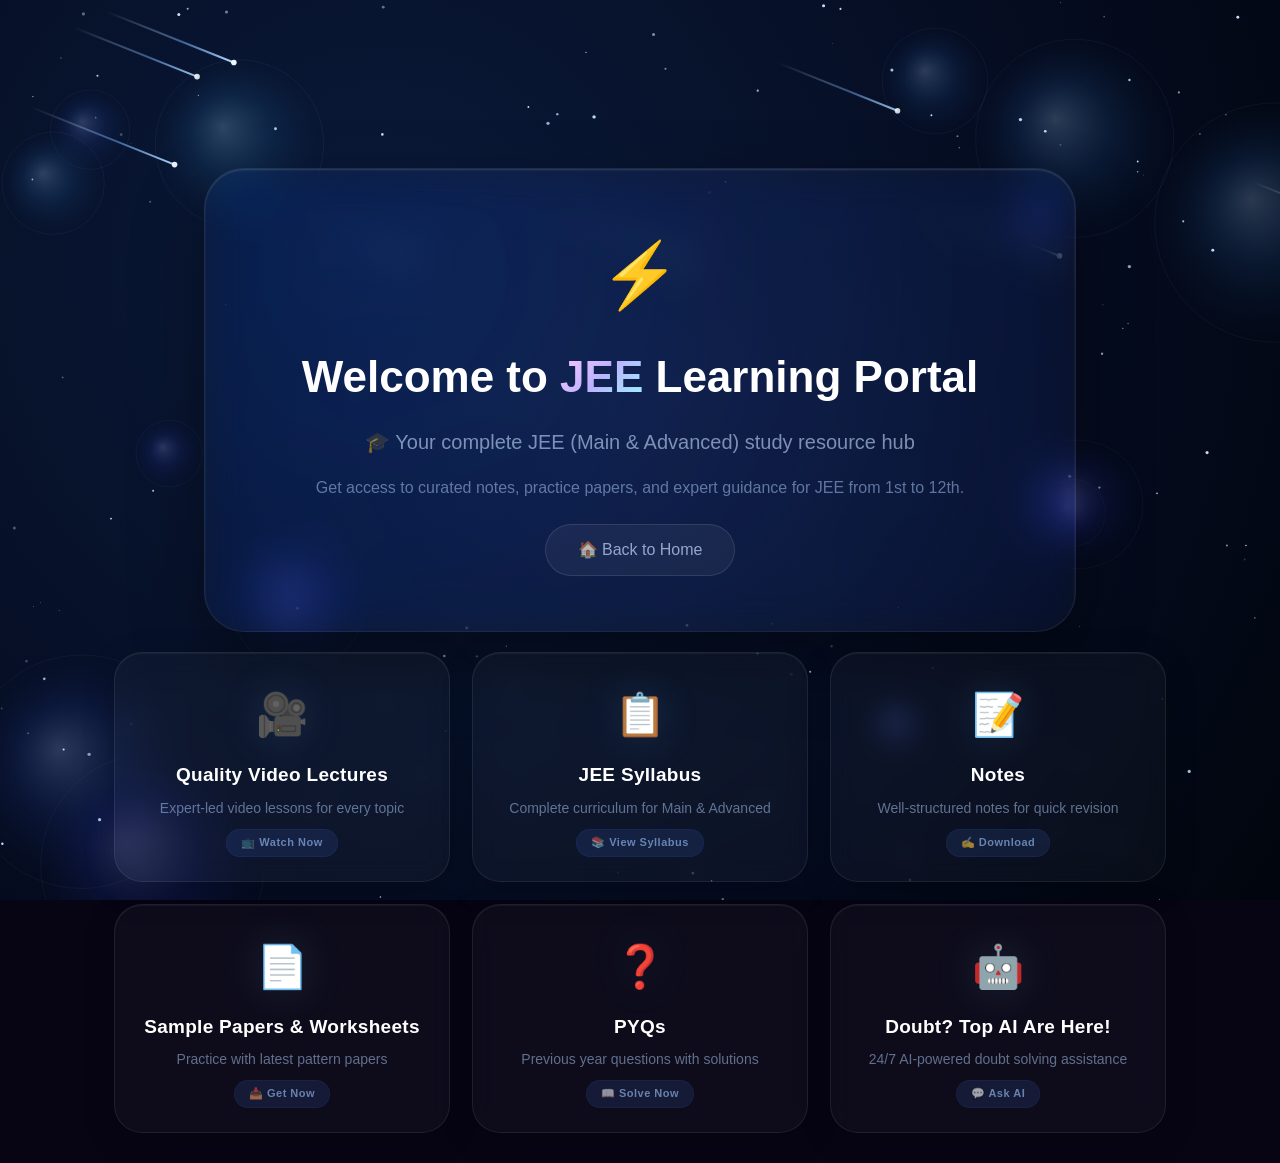
<file: jee.html>
<!DOCTYPE html>
<html lang="en">
<head>
    <meta charset="UTF-8" />
    <meta name="viewport" content="width=device-width, initial-scale=1.0"/>
    <title>JEE · Studies Made Easy</title>
    <link rel="icon" type="image/svg+xml" href="data:image/svg+xml,%3Csvg xmlns='http://www.w3.org/2000/svg' viewBox='0 0 100 100'%3E%3Crect width='100' height='100' rx='20' fill='%234a7cf7'/%3E%3Ctext x='50' y='72' font-size='60' font-weight='bold' font-family='Arial' text-anchor='middle' fill='%23ffffff'%3ES%3C/text%3E%3Ctext x='50' y='72' font-size='60' font-weight='bold' font-family='Arial' text-anchor='middle' fill='none' stroke='%23a0c4ff' stroke-width='2' opacity='0.5'%3ES%3C/text%3E%3C/svg%3E" />
    <link rel="stylesheet" href="style.css" />
    <style>
        .exam-welcome {
            position: relative;
            z-index: 1;
            max-width: 920px;
            margin: 40px auto 20px;
            padding: 0 24px;
            text-align: center;
        }
        .exam-welcome-box {
            background: rgba(255, 255, 255, 0.02);
            backdrop-filter: blur(20px) saturate(160%);
            -webkit-backdrop-filter: blur(20px) saturate(160%);
            border: 1px solid rgba(255, 255, 255, 0.08);
            border-radius: 40px;
            padding: 55px 40px;
            box-shadow: 0 30px 70px rgba(0, 0, 0, 0.4), inset 0 1px 2px rgba(255, 255, 255, 0.15);
            animation: riseUp 0.9s cubic-bezier(0.23, 1, 0.32, 1);
            position: relative;
            overflow: hidden;
        }
        .exam-welcome-box::after {
            content: '';
            position: absolute;
            top: -50%;
            left: -50%;
            width: 200%;
            height: 200%;
            background: radial-gradient(circle at center, rgba(189, 178, 255, 0.06) 0%, transparent 60%);
            pointer-events: none;
            z-index: -1;
        }
        .exam-welcome-icon {
            font-size: 64px;
            display: block;
            margin-bottom: 16px;
        }
        .exam-welcome-title {
            font-size: 44px;
            font-weight: 800;
            color: #ffffff;
            margin-bottom: 12px;
        }
        .exam-welcome-title .highlight-exam {
            background: linear-gradient(135deg, #ffc6ff, #bdb2ff, #9bf6ff);
            -webkit-background-clip: text;
            -webkit-text-fill-color: transparent;
            background-clip: text;
        }
        .exam-welcome-sub {
            font-size: 20px;
            color: rgba(200, 222, 255, 0.6);
            line-height: 1.7;
        }
        .exam-welcome-desc {
            font-size: 16px;
            color: rgba(180, 210, 255, 0.5);
            margin-top: 16px;
            line-height: 1.6;
        }
        .back-home {
            display: inline-block;
            margin-top: 24px;
            padding: 12px 32px;
            background: rgba(255, 255, 255, 0.05);
            border: 1px solid rgba(255, 255, 255, 0.1);
            border-radius: 40px;
            color: rgba(200, 222, 255, 0.7);
            text-decoration: none;
            transition: all 0.3s ease;
            font-weight: 500;
        }
        .back-home:hover {
            background: rgba(74, 124, 247, 0.15);
            border-color: rgba(74, 124, 247, 0.3);
            color: #fff;
            transform: translateY(-2px);
        }
        .exam-resources {
            position: relative;
            z-index: 1;
            max-width: 1100px;
            margin: 20px auto 30px;
            padding: 0 24px;
        }
        .exam-resources-grid {
            display: grid;
            grid-template-columns: repeat(3, 1fr);
            gap: 22px;
        }
        .exam-resource-card {
            background: rgba(255, 255, 255, 0.03);
            backdrop-filter: blur(12px);
            -webkit-backdrop-filter: blur(12px);
            border: 1px solid rgba(255, 255, 255, 0.08);
            border-radius: 28px;
            padding: 28px 18px 24px;
            text-align: center;
            transition: all 0.4s cubic-bezier(0.175, 0.885, 0.32, 1.275);
            box-shadow: 0 8px 32px rgba(0, 0, 0, 0.2), inset 0 1px 0 rgba(255, 255, 255, 0.05);
            position: relative;
            overflow: hidden;
            text-decoration: none;
            display: block;
            cursor: pointer;
        }
        .exam-resource-card::before {
            content: '';
            position: absolute;
            top: -50%;
            left: -50%;
            width: 200%;
            height: 200%;
            background: radial-gradient(circle at center, rgba(255, 255, 255, 0.03), transparent 70%);
            opacity: 0;
            transition: opacity 0.5s;
            pointer-events: none;
        }
        .exam-resource-card:hover::before {
            opacity: 1;
        }
        .exam-resource-card:hover {
            background: rgba(74, 124, 247, 0.08);
            border-color: rgba(74, 124, 247, 0.2);
            transform: translateY(-8px) scale(1.02);
            box-shadow: 0 20px 60px rgba(74, 124, 247, 0.15), inset 0 1px 0 rgba(255, 255, 255, 0.1);
        }
        .exam-resource-icon {
            font-size: 42px;
            display: block;
            margin-bottom: 12px;
            filter: drop-shadow(0 0 20px rgba(100, 180, 255, 0.15));
        }
        .exam-resource-card h4 {
            color: #ffffff;
            font-size: 19px;
            font-weight: 700;
            margin-bottom: 6px;
            letter-spacing: 0.3px;
        }
        .exam-resource-card p {
            color: rgba(180, 210, 255, 0.5);
            font-size: 14px;
            line-height: 1.6;
            font-weight: 300;
        }
        .exam-resource-card .resource-badge {
            display: inline-block;
            margin-top: 10px;
            background: rgba(74, 124, 247, 0.12);
            border-radius: 20px;
            padding: 4px 14px;
            font-size: 11px;
            font-weight: 600;
            color: rgba(160, 200, 255, 0.6);
            border: 1px solid rgba(74, 124, 247, 0.08);
            letter-spacing: 0.5px;
        }
        @media (max-width: 768px) {
            .exam-welcome-title { font-size: 32px; }
            .exam-resources-grid { grid-template-columns: repeat(2, 1fr); }
        }
        @media (max-width: 520px) {
            .exam-welcome-title { font-size: 26px; }
            .exam-welcome-box { padding: 30px 20px; }
            .exam-resources-grid { grid-template-columns: 1fr 1fr; gap: 14px; }
            .exam-resource-card { padding: 20px 12px; }
        }
    </style>
</head>
<body>
    <canvas id="bg"></canvas>

    <header class="header">
        <div class="logo-wrapper">
            <span class="logo-icon">📖</span>
            <span class="logo">Studies Made Easy</span>
        </div>
        <ul class="nav-menu">
            <li onclick="window.location.href='index.html'">🏠 Home</li>
            <li onclick="window.location.href='resources.html'">📚 Resources</li>
            <li>ℹ️ About</li>
            <li>📞 Contact</li>
        </ul>
    </header>

    <section class="exam-welcome">
        <div class="exam-welcome-box">
            <span class="exam-welcome-icon">⚡</span>
            <h1 class="exam-welcome-title">
                Welcome to <span class="highlight-exam">JEE</span> Learning Portal
            </h1>
            <p class="exam-welcome-sub">🎓 Your complete JEE (Main &amp; Advanced) study resource hub</p>
            <p class="exam-welcome-desc">
                Get access to curated notes, practice papers, and expert guidance for JEE from 1st to 12th.
            </p>
            <a href="index.html#landmark-section" class="back-home">🏠 Back to Home</a>
        </div>
    </section>

    <section class="exam-resources">
        <div class="exam-resources-grid">
            <a href="resources.html" class="exam-resource-card">
                <span class="exam-resource-icon">🎥</span>
                <h4>Quality Video Lectures</h4>
                <p>Expert-led video lessons for every topic</p>
                <span class="resource-badge">📺 Watch Now</span>
            </a>
            <div class="exam-resource-card">
                <span class="exam-resource-icon">📋</span>
                <h4>JEE Syllabus</h4>
                <p>Complete curriculum for Main &amp; Advanced</p>
                <span class="resource-badge">📚 View Syllabus</span>
            </div>
            <div class="exam-resource-card">
                <span class="exam-resource-icon">📝</span>
                <h4>Notes</h4>
                <p>Well-structured notes for quick revision</p>
                <span class="resource-badge">✍️ Download</span>
            </div>
            <div class="exam-resource-card">
                <span class="exam-resource-icon">📄</span>
                <h4>Sample Papers &amp; Worksheets</h4>
                <p>Practice with latest pattern papers</p>
                <span class="resource-badge">📥 Get Now</span>
            </div>
            <div class="exam-resource-card">
                <span class="exam-resource-icon">❓</span>
                <h4>PYQs</h4>
                <p>Previous year questions with solutions</p>
                <span class="resource-badge">📖 Solve Now</span>
            </div>
            <div class="exam-resource-card">
                <span class="exam-resource-icon">🤖</span>
                <h4>Doubt? Top AI Are Here!</h4>
                <p>24/7 AI-powered doubt solving assistance</p>
                <span class="resource-badge">💬 Ask AI</span>
            </div>
        </div>
    </section>

    <script>
        window.addEventListener('load', function() {
            const canvas = document.getElementById('bg');
            const ctx = canvas.getContext('2d');
            let W, H;
            function resize() {
                W = canvas.width = window.innerWidth;
                H = canvas.height = window.innerHeight;
            }
            window.addEventListener('resize', resize);
            resize();

            const orbs = Array.from({ length: 14 }, () => ({
                x: Math.random() * W, y: Math.random() * H,
                r: 30 + Math.random() * 90,
                vx: (Math.random() - 0.5) * 0.5,
                vy: (Math.random() - 0.5) * 0.5,
                hue: 200 + Math.random() * 40
            }));
            const stars = Array.from({ length: 180 }, () => ({
                x: Math.random() * W, y: Math.random() * H,
                r: 0.3 + Math.random() * 1.4,
                t: Math.random() * Math.PI * 2,
                sp: 0.008 + Math.random() * 0.025
            }));
            const shooters = Array.from({ length: 24 }, () => ({
                x: Math.random() * W, y: Math.random() * H * 0.35,
                len: 70 + Math.random() * 130,
                speed: 6 + Math.random() * 14,
                op: 0, active: false,
                delay: Math.floor(Math.random() * 70)
            }));

            function resetShooter(s) {
                s.x = Math.random() * W * 0.85;
                s.y = Math.random() * H * 0.25;
                s.op = 1;
                s.active = true;
                s.delay = 60 + Math.floor(Math.random() * 140);
            }

            function draw() {
                ctx.clearRect(0, 0, W, H);
                const grad = ctx.createRadialGradient(W * 0.3, H * 0.3, 0, W * 0.3, H * 0.3, W * 0.9);
                grad.addColorStop(0, '#0a1a3a');
                grad.addColorStop(0.6, '#050c20');
                grad.addColorStop(1, '#00040a');
                ctx.fillStyle = grad;
                ctx.fillRect(0, 0, W, H);

                orbs.forEach(o => {
                    o.x += o.vx; o.y += o.vy;
                    if (o.x < 0 || o.x > W) o.vx *= -1;
                    if (o.y < 0 || o.y > H) o.vy *= -1;
                    const g = ctx.createRadialGradient(o.x - o.r * 0.2, o.y - o.r * 0.2, 0, o.x, o.y, o.r);
                    g.addColorStop(0, `hsla(${o.hue}, 85%, 80%, 0.25)`);
                    g.addColorStop(0.5, `hsla(${o.hue}, 75%, 55%, 0.10)`);
                    g.addColorStop(1, `hsla(${o.hue}, 70%, 30%, 0)`);
                    ctx.beginPath();
                    ctx.arc(o.x, o.y, o.r, 0, Math.PI * 2);
                    ctx.fillStyle = g;
                    ctx.fill();
                    ctx.beginPath();
                    ctx.arc(o.x, o.y, o.r, 0, Math.PI * 2);
                    ctx.strokeStyle = `hsla(${o.hue}, 80%, 75%, 0.08)`;
                    ctx.lineWidth = 0.8;
                    ctx.stroke();
                });

                stars.forEach(s => {
                    s.t += s.sp;
                    const alpha = 0.2 + 0.8 * Math.abs(Math.sin(s.t));
                    ctx.beginPath();
                    ctx.arc(s.x, s.y, s.r, 0, Math.PI * 2);
                    ctx.fillStyle = `rgba(200, 225, 255, ${alpha})`;
                    ctx.fill();
                });

                shooters.forEach(s => {
                    if (!s.active) {
                        s.delay--;
                        if (s.delay <= 0) resetShooter(s);
                        return;
                    }
                    s.x += s.speed;
                    s.y += s.speed * 0.4;
                    s.op -= 0.012;
                    if (s.op <= 0) {
                        s.active = false;
                        s.delay = 60 + Math.floor(Math.random() * 140);
                        return;
                    }
                    const grad = ctx.createLinearGradient(s.x, s.y, s.x - s.len, s.y - s.len * 0.4);
                    grad.addColorStop(0, `rgba(180, 220, 255, ${s.op})`);
                    grad.addColorStop(0.4, `rgba(120, 180, 255, ${s.op * 0.5})`);
                    grad.addColorStop(1, 'rgba(255,255,255,0)');
                    ctx.beginPath();
                    ctx.moveTo(s.x, s.y);
                    ctx.lineTo(s.x - s.len, s.y - s.len * 0.4);
                    ctx.strokeStyle = grad;
                    ctx.lineWidth = 2.0;
                    ctx.stroke();
                    ctx.beginPath();
                    ctx.arc(s.x, s.y, 2.8, 0, Math.PI * 2);
                    ctx.fillStyle = `rgba(240, 248, 255, ${s.op})`;
                    ctx.fill();
                });
                requestAnimationFrame(draw);
            }
            draw();
        });
    </script>
</body>
</html>
</file>
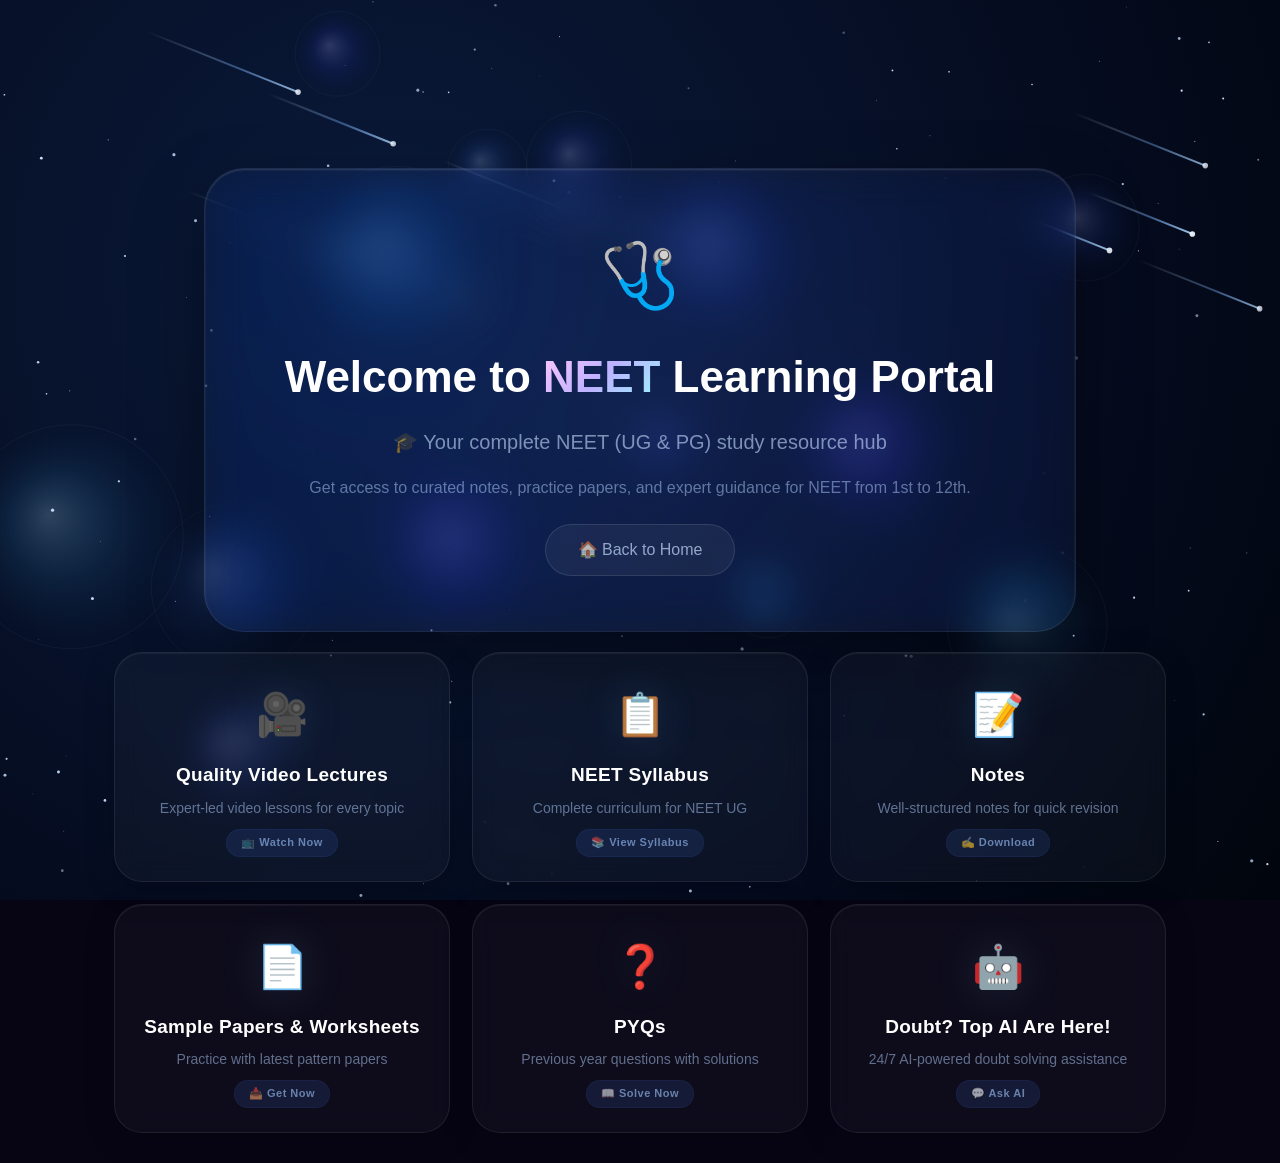
<file: neet.html>
<!DOCTYPE html>
<html lang="en">
<head>
    <meta charset="UTF-8" />
    <meta name="viewport" content="width=device-width, initial-scale=1.0"/>
    <title>NEET · Studies Made Easy</title>
    <link rel="icon" type="image/svg+xml" href="data:image/svg+xml,%3Csvg xmlns='http://www.w3.org/2000/svg' viewBox='0 0 100 100'%3E%3Crect width='100' height='100' rx='20' fill='%234a7cf7'/%3E%3Ctext x='50' y='72' font-size='60' font-weight='bold' font-family='Arial' text-anchor='middle' fill='%23ffffff'%3ES%3C/text%3E%3Ctext x='50' y='72' font-size='60' font-weight='bold' font-family='Arial' text-anchor='middle' fill='none' stroke='%23a0c4ff' stroke-width='2' opacity='0.5'%3ES%3C/text%3E%3C/svg%3E" />
    <link rel="stylesheet" href="style.css" />
    <style>
        .exam-welcome {
            position: relative;
            z-index: 1;
            max-width: 920px;
            margin: 40px auto 20px;
            padding: 0 24px;
            text-align: center;
        }
        .exam-welcome-box {
            background: rgba(255, 255, 255, 0.02);
            backdrop-filter: blur(20px) saturate(160%);
            -webkit-backdrop-filter: blur(20px) saturate(160%);
            border: 1px solid rgba(255, 255, 255, 0.08);
            border-radius: 40px;
            padding: 55px 40px;
            box-shadow: 0 30px 70px rgba(0, 0, 0, 0.4), inset 0 1px 2px rgba(255, 255, 255, 0.15);
            animation: riseUp 0.9s cubic-bezier(0.23, 1, 0.32, 1);
            position: relative;
            overflow: hidden;
        }
        .exam-welcome-box::after {
            content: '';
            position: absolute;
            top: -50%;
            left: -50%;
            width: 200%;
            height: 200%;
            background: radial-gradient(circle at center, rgba(189, 178, 255, 0.06) 0%, transparent 60%);
            pointer-events: none;
            z-index: -1;
        }
        .exam-welcome-icon {
            font-size: 64px;
            display: block;
            margin-bottom: 16px;
        }
        .exam-welcome-title {
            font-size: 44px;
            font-weight: 800;
            color: #ffffff;
            margin-bottom: 12px;
        }
        .exam-welcome-title .highlight-exam {
            background: linear-gradient(135deg, #ffc6ff, #bdb2ff, #9bf6ff);
            -webkit-background-clip: text;
            -webkit-text-fill-color: transparent;
            background-clip: text;
        }
        .exam-welcome-sub {
            font-size: 20px;
            color: rgba(200, 222, 255, 0.6);
            line-height: 1.7;
        }
        .exam-welcome-desc {
            font-size: 16px;
            color: rgba(180, 210, 255, 0.5);
            margin-top: 16px;
            line-height: 1.6;
        }
        .back-home {
            display: inline-block;
            margin-top: 24px;
            padding: 12px 32px;
            background: rgba(255, 255, 255, 0.05);
            border: 1px solid rgba(255, 255, 255, 0.1);
            border-radius: 40px;
            color: rgba(200, 222, 255, 0.7);
            text-decoration: none;
            transition: all 0.3s ease;
            font-weight: 500;
        }
        .back-home:hover {
            background: rgba(74, 124, 247, 0.15);
            border-color: rgba(74, 124, 247, 0.3);
            color: #fff;
            transform: translateY(-2px);
        }
        .exam-resources {
            position: relative;
            z-index: 1;
            max-width: 1100px;
            margin: 20px auto 30px;
            padding: 0 24px;
        }
        .exam-resources-grid {
            display: grid;
            grid-template-columns: repeat(3, 1fr);
            gap: 22px;
        }
        .exam-resource-card {
            background: rgba(255, 255, 255, 0.03);
            backdrop-filter: blur(12px);
            -webkit-backdrop-filter: blur(12px);
            border: 1px solid rgba(255, 255, 255, 0.08);
            border-radius: 28px;
            padding: 28px 18px 24px;
            text-align: center;
            transition: all 0.4s cubic-bezier(0.175, 0.885, 0.32, 1.275);
            box-shadow: 0 8px 32px rgba(0, 0, 0, 0.2), inset 0 1px 0 rgba(255, 255, 255, 0.05);
            position: relative;
            overflow: hidden;
            text-decoration: none;
            display: block;
            cursor: pointer;
        }
        .exam-resource-card::before {
            content: '';
            position: absolute;
            top: -50%;
            left: -50%;
            width: 200%;
            height: 200%;
            background: radial-gradient(circle at center, rgba(255, 255, 255, 0.03), transparent 70%);
            opacity: 0;
            transition: opacity 0.5s;
            pointer-events: none;
        }
        .exam-resource-card:hover::before {
            opacity: 1;
        }
        .exam-resource-card:hover {
            background: rgba(74, 124, 247, 0.08);
            border-color: rgba(74, 124, 247, 0.2);
            transform: translateY(-8px) scale(1.02);
            box-shadow: 0 20px 60px rgba(74, 124, 247, 0.15), inset 0 1px 0 rgba(255, 255, 255, 0.1);
        }
        .exam-resource-icon {
            font-size: 42px;
            display: block;
            margin-bottom: 12px;
            filter: drop-shadow(0 0 20px rgba(100, 180, 255, 0.15));
        }
        .exam-resource-card h4 {
            color: #ffffff;
            font-size: 19px;
            font-weight: 700;
            margin-bottom: 6px;
            letter-spacing: 0.3px;
        }
        .exam-resource-card p {
            color: rgba(180, 210, 255, 0.5);
            font-size: 14px;
            line-height: 1.6;
            font-weight: 300;
        }
        .exam-resource-card .resource-badge {
            display: inline-block;
            margin-top: 10px;
            background: rgba(74, 124, 247, 0.12);
            border-radius: 20px;
            padding: 4px 14px;
            font-size: 11px;
            font-weight: 600;
            color: rgba(160, 200, 255, 0.6);
            border: 1px solid rgba(74, 124, 247, 0.08);
            letter-spacing: 0.5px;
        }
        @media (max-width: 768px) {
            .exam-welcome-title { font-size: 32px; }
            .exam-resources-grid { grid-template-columns: repeat(2, 1fr); }
        }
        @media (max-width: 520px) {
            .exam-welcome-title { font-size: 26px; }
            .exam-welcome-box { padding: 30px 20px; }
            .exam-resources-grid { grid-template-columns: 1fr 1fr; gap: 14px; }
            .exam-resource-card { padding: 20px 12px; }
        }
    </style>
</head>
<body>
    <canvas id="bg"></canvas>

    <header class="header">
        <div class="logo-wrapper">
            <span class="logo-icon">📖</span>
            <span class="logo">Studies Made Easy</span>
        </div>
        <ul class="nav-menu">
            <li onclick="window.location.href='index.html'">🏠 Home</li>
            <li onclick="window.location.href='resources.html'">📚 Resources</li>
            <li>ℹ️ About</li>
            <li>📞 Contact</li>
        </ul>
    </header>

    <section class="exam-welcome">
        <div class="exam-welcome-box">
            <span class="exam-welcome-icon">🩺</span>
            <h1 class="exam-welcome-title">
                Welcome to <span class="highlight-exam">NEET</span> Learning Portal
            </h1>
            <p class="exam-welcome-sub">🎓 Your complete NEET (UG &amp; PG) study resource hub</p>
            <p class="exam-welcome-desc">
                Get access to curated notes, practice papers, and expert guidance for NEET from 1st to 12th.
            </p>
            <a href="index.html#landmark-section" class="back-home">🏠 Back to Home</a>
        </div>
    </section>

    <section class="exam-resources">
        <div class="exam-resources-grid">
            <a href="resources.html" class="exam-resource-card">
                <span class="exam-resource-icon">🎥</span>
                <h4>Quality Video Lectures</h4>
                <p>Expert-led video lessons for every topic</p>
                <span class="resource-badge">📺 Watch Now</span>
            </a>
            <div class="exam-resource-card">
                <span class="exam-resource-icon">📋</span>
                <h4>NEET Syllabus</h4>
                <p>Complete curriculum for NEET UG</p>
                <span class="resource-badge">📚 View Syllabus</span>
            </div>
            <div class="exam-resource-card">
                <span class="exam-resource-icon">📝</span>
                <h4>Notes</h4>
                <p>Well-structured notes for quick revision</p>
                <span class="resource-badge">✍️ Download</span>
            </div>
            <div class="exam-resource-card">
                <span class="exam-resource-icon">📄</span>
                <h4>Sample Papers &amp; Worksheets</h4>
                <p>Practice with latest pattern papers</p>
                <span class="resource-badge">📥 Get Now</span>
            </div>
            <div class="exam-resource-card">
                <span class="exam-resource-icon">❓</span>
                <h4>PYQs</h4>
                <p>Previous year questions with solutions</p>
                <span class="resource-badge">📖 Solve Now</span>
            </div>
            <div class="exam-resource-card">
                <span class="exam-resource-icon">🤖</span>
                <h4>Doubt? Top AI Are Here!</h4>
                <p>24/7 AI-powered doubt solving assistance</p>
                <span class="resource-badge">💬 Ask AI</span>
            </div>
        </div>
    </section>

    <script>
        window.addEventListener('load', function() {
            const canvas = document.getElementById('bg');
            const ctx = canvas.getContext('2d');
            let W, H;
            function resize() {
                W = canvas.width = window.innerWidth;
                H = canvas.height = window.innerHeight;
            }
            window.addEventListener('resize', resize);
            resize();

            const orbs = Array.from({ length: 14 }, () => ({
                x: Math.random() * W, y: Math.random() * H,
                r: 30 + Math.random() * 90,
                vx: (Math.random() - 0.5) * 0.5,
                vy: (Math.random() - 0.5) * 0.5,
                hue: 200 + Math.random() * 40
            }));
            const stars = Array.from({ length: 180 }, () => ({
                x: Math.random() * W, y: Math.random() * H,
                r: 0.3 + Math.random() * 1.4,
                t: Math.random() * Math.PI * 2,
                sp: 0.008 + Math.random() * 0.025
            }));
            const shooters = Array.from({ length: 24 }, () => ({
                x: Math.random() * W, y: Math.random() * H * 0.35,
                len: 70 + Math.random() * 130,
                speed: 6 + Math.random() * 14,
                op: 0, active: false,
                delay: Math.floor(Math.random() * 70)
            }));

            function resetShooter(s) {
                s.x = Math.random() * W * 0.85;
                s.y = Math.random() * H * 0.25;
                s.op = 1;
                s.active = true;
                s.delay = 60 + Math.floor(Math.random() * 140);
            }

            function draw() {
                ctx.clearRect(0, 0, W, H);
                const grad = ctx.createRadialGradient(W * 0.3, H * 0.3, 0, W * 0.3, H * 0.3, W * 0.9);
                grad.addColorStop(0, '#0a1a3a');
                grad.addColorStop(0.6, '#050c20');
                grad.addColorStop(1, '#00040a');
                ctx.fillStyle = grad;
                ctx.fillRect(0, 0, W, H);

                orbs.forEach(o => {
                    o.x += o.vx; o.y += o.vy;
                    if (o.x < 0 || o.x > W) o.vx *= -1;
                    if (o.y < 0 || o.y > H) o.vy *= -1;
                    const g = ctx.createRadialGradient(o.x - o.r * 0.2, o.y - o.r * 0.2, 0, o.x, o.y, o.r);
                    g.addColorStop(0, `hsla(${o.hue}, 85%, 80%, 0.25)`);
                    g.addColorStop(0.5, `hsla(${o.hue}, 75%, 55%, 0.10)`);
                    g.addColorStop(1, `hsla(${o.hue}, 70%, 30%, 0)`);
                    ctx.beginPath();
                    ctx.arc(o.x, o.y, o.r, 0, Math.PI * 2);
                    ctx.fillStyle = g;
                    ctx.fill();
                    ctx.beginPath();
                    ctx.arc(o.x, o.y, o.r, 0, Math.PI * 2);
                    ctx.strokeStyle = `hsla(${o.hue}, 80%, 75%, 0.08)`;
                    ctx.lineWidth = 0.8;
                    ctx.stroke();
                });

                stars.forEach(s => {
                    s.t += s.sp;
                    const alpha = 0.2 + 0.8 * Math.abs(Math.sin(s.t));
                    ctx.beginPath();
                    ctx.arc(s.x, s.y, s.r, 0, Math.PI * 2);
                    ctx.fillStyle = `rgba(200, 225, 255, ${alpha})`;
                    ctx.fill();
                });

                shooters.forEach(s => {
                    if (!s.active) {
                        s.delay--;
                        if (s.delay <= 0) resetShooter(s);
                        return;
                    }
                    s.x += s.speed;
                    s.y += s.speed * 0.4;
                    s.op -= 0.012;
                    if (s.op <= 0) {
                        s.active = false;
                        s.delay = 60 + Math.floor(Math.random() * 140);
                        return;
                    }
                    const grad = ctx.createLinearGradient(s.x, s.y, s.x - s.len, s.y - s.len * 0.4);
                    grad.addColorStop(0, `rgba(180, 220, 255, ${s.op})`);
                    grad.addColorStop(0.4, `rgba(120, 180, 255, ${s.op * 0.5})`);
                    grad.addColorStop(1, 'rgba(255,255,255,0)');
                    ctx.beginPath();
                    ctx.moveTo(s.x, s.y);
                    ctx.lineTo(s.x - s.len, s.y - s.len * 0.4);
                    ctx.strokeStyle = grad;
                    ctx.lineWidth = 2.0;
                    ctx.stroke();
                    ctx.beginPath();
                    ctx.arc(s.x, s.y, 2.8, 0, Math.PI * 2);
                    ctx.fillStyle = `rgba(240, 248, 255, ${s.op})`;
                    ctx.fill();
                });
                requestAnimationFrame(draw);
            }
            draw();
        });
    </script>
</body>
</html>
</file>
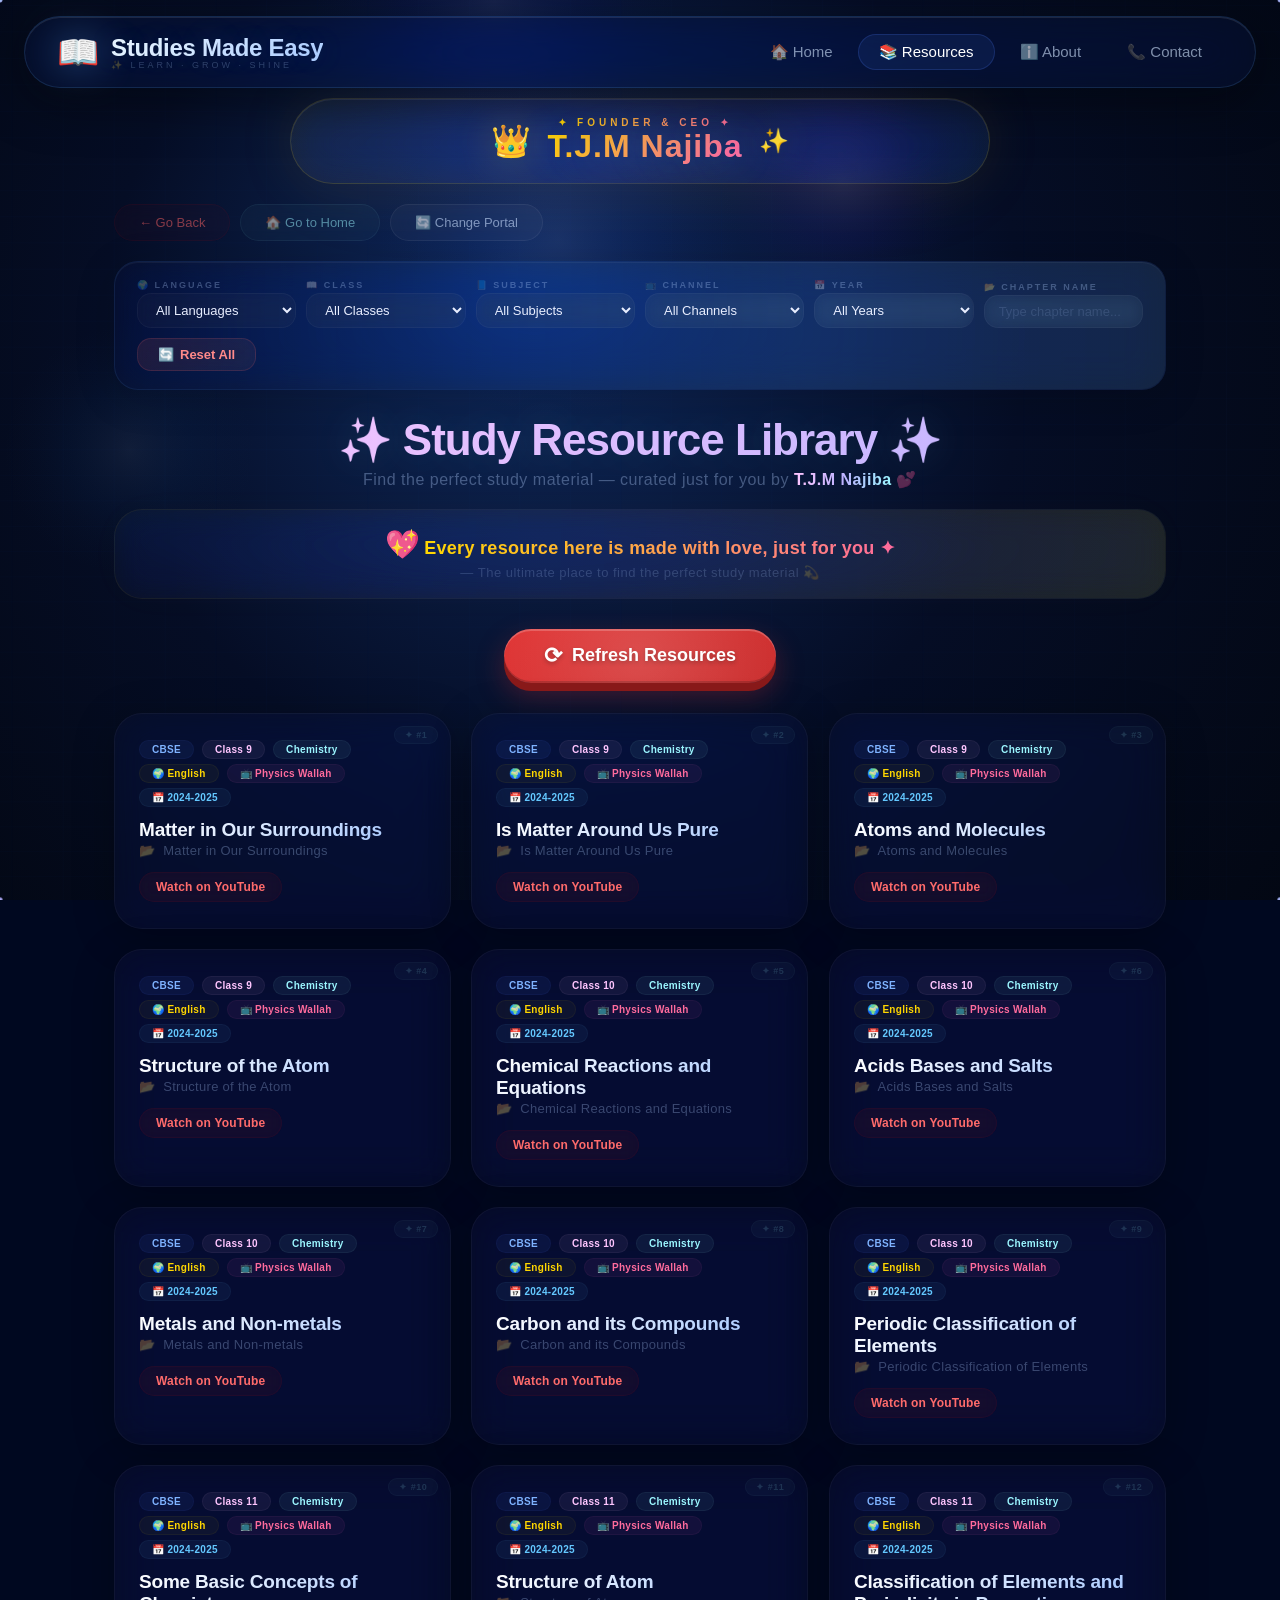
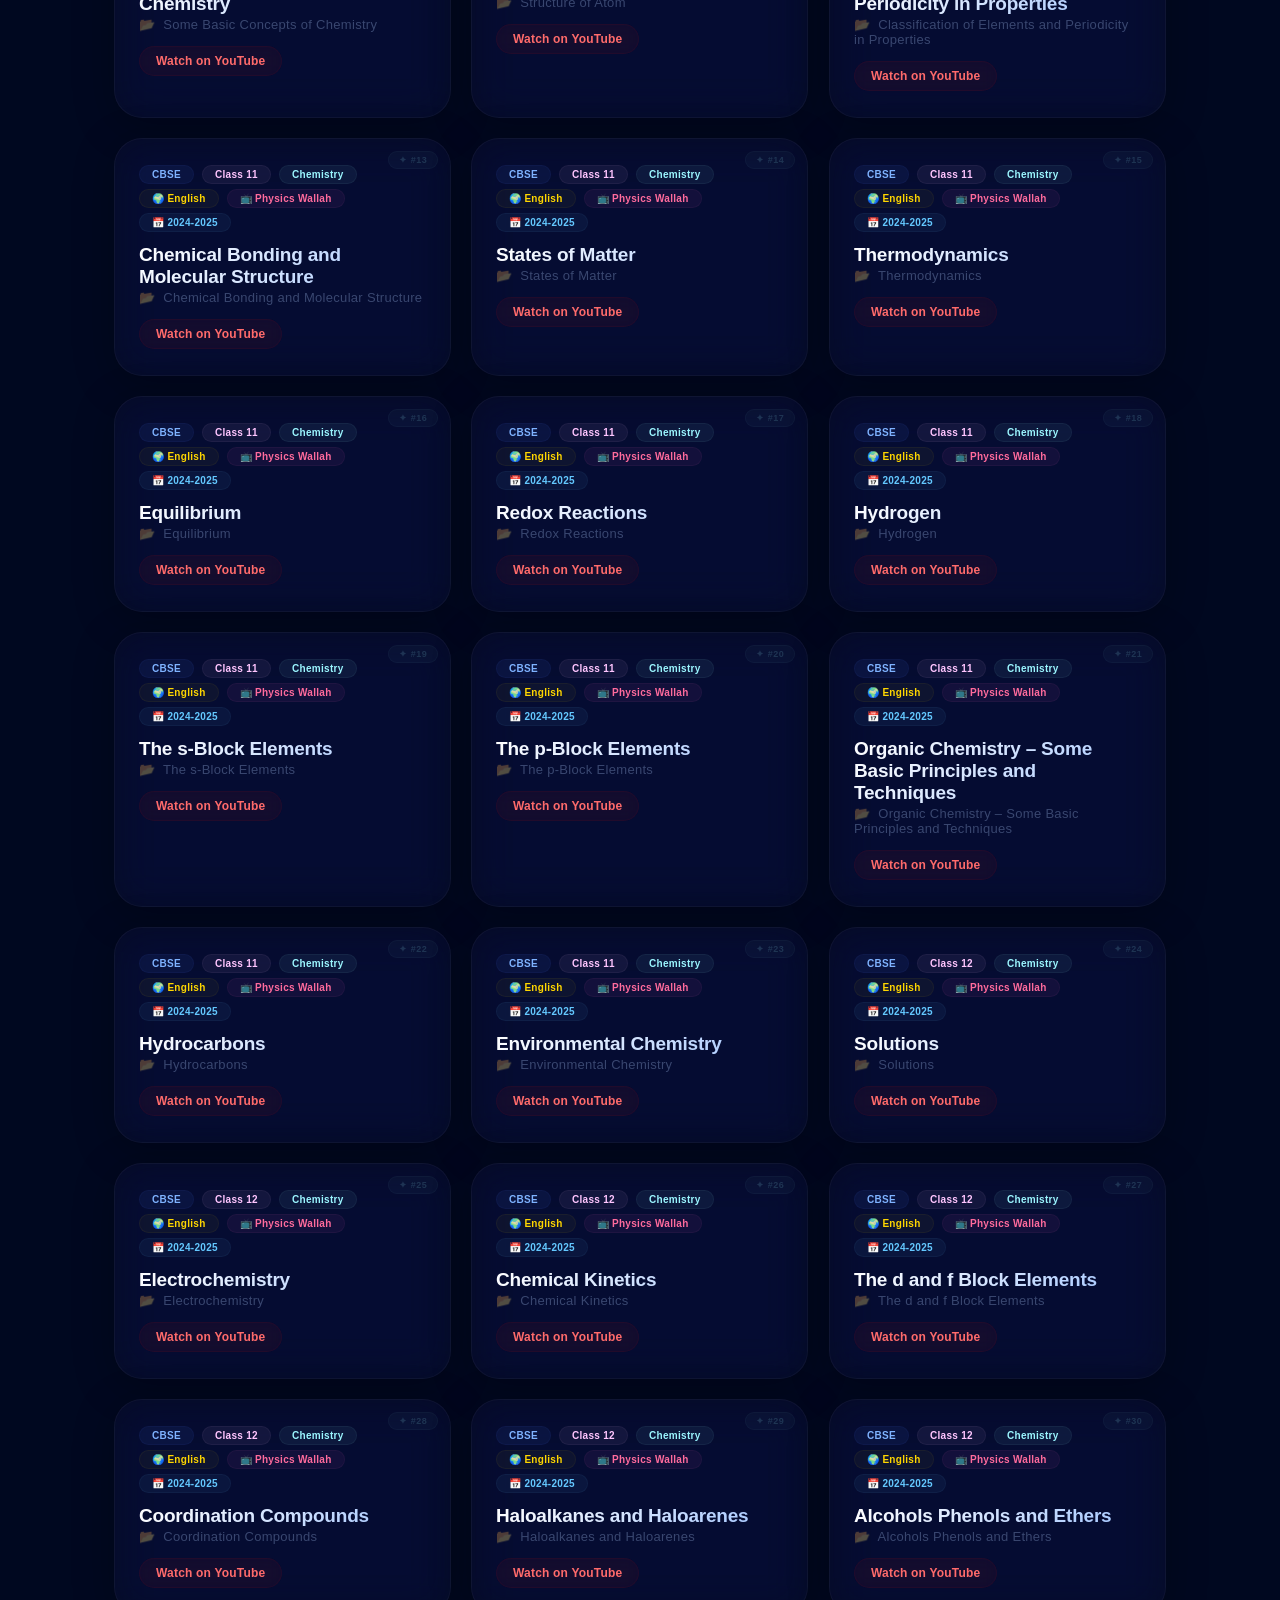
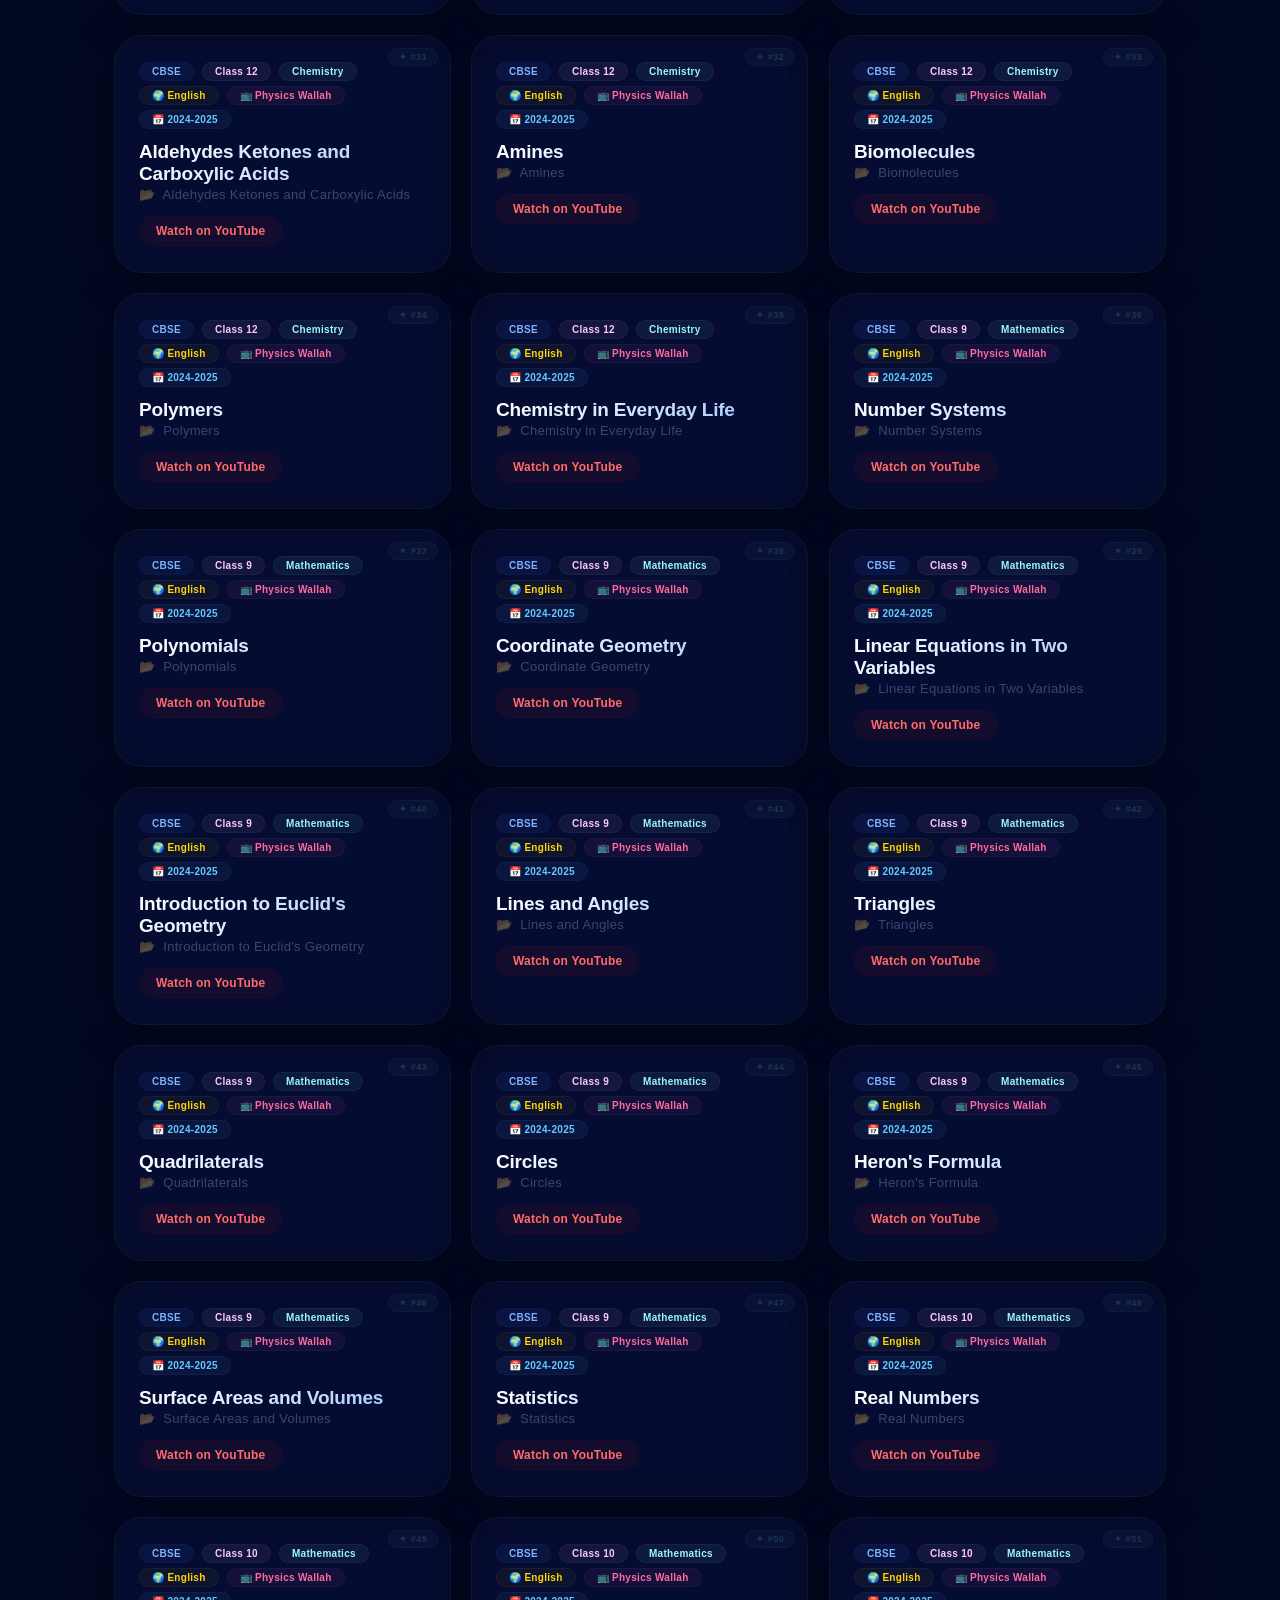
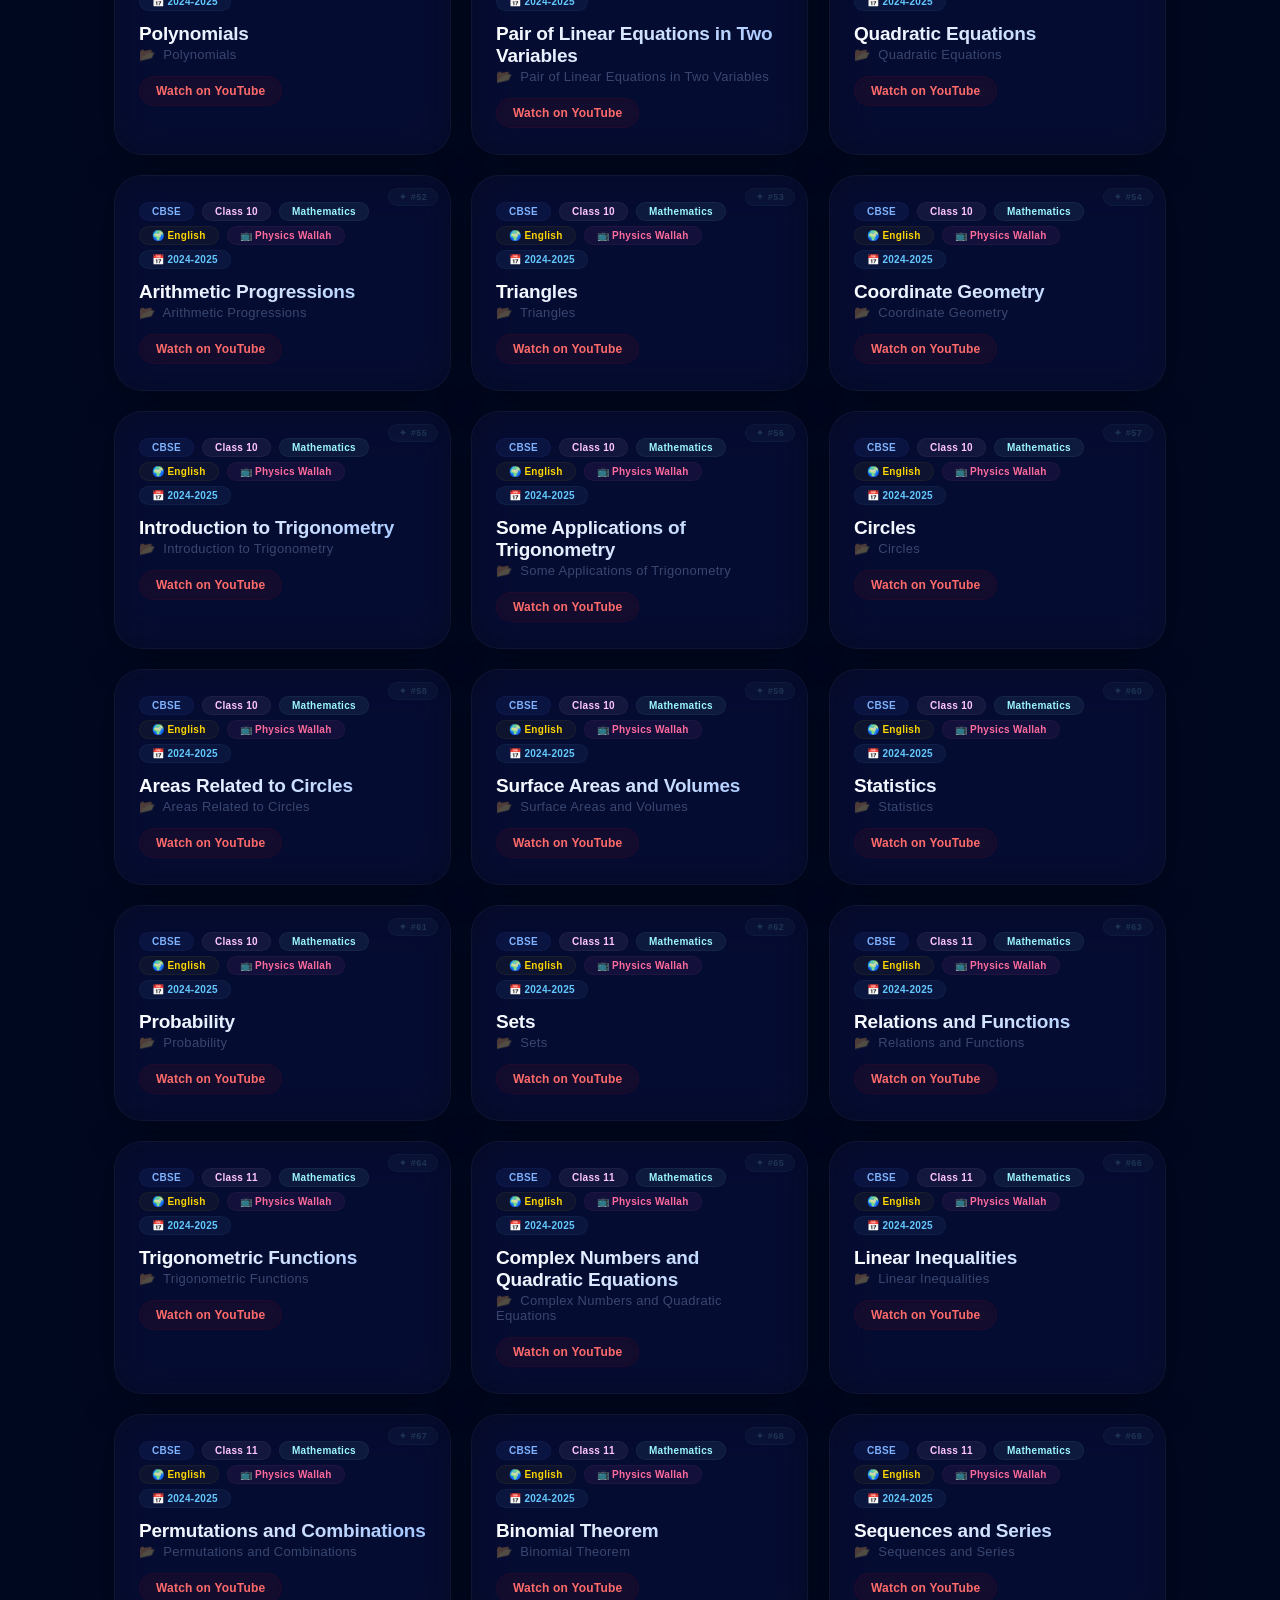
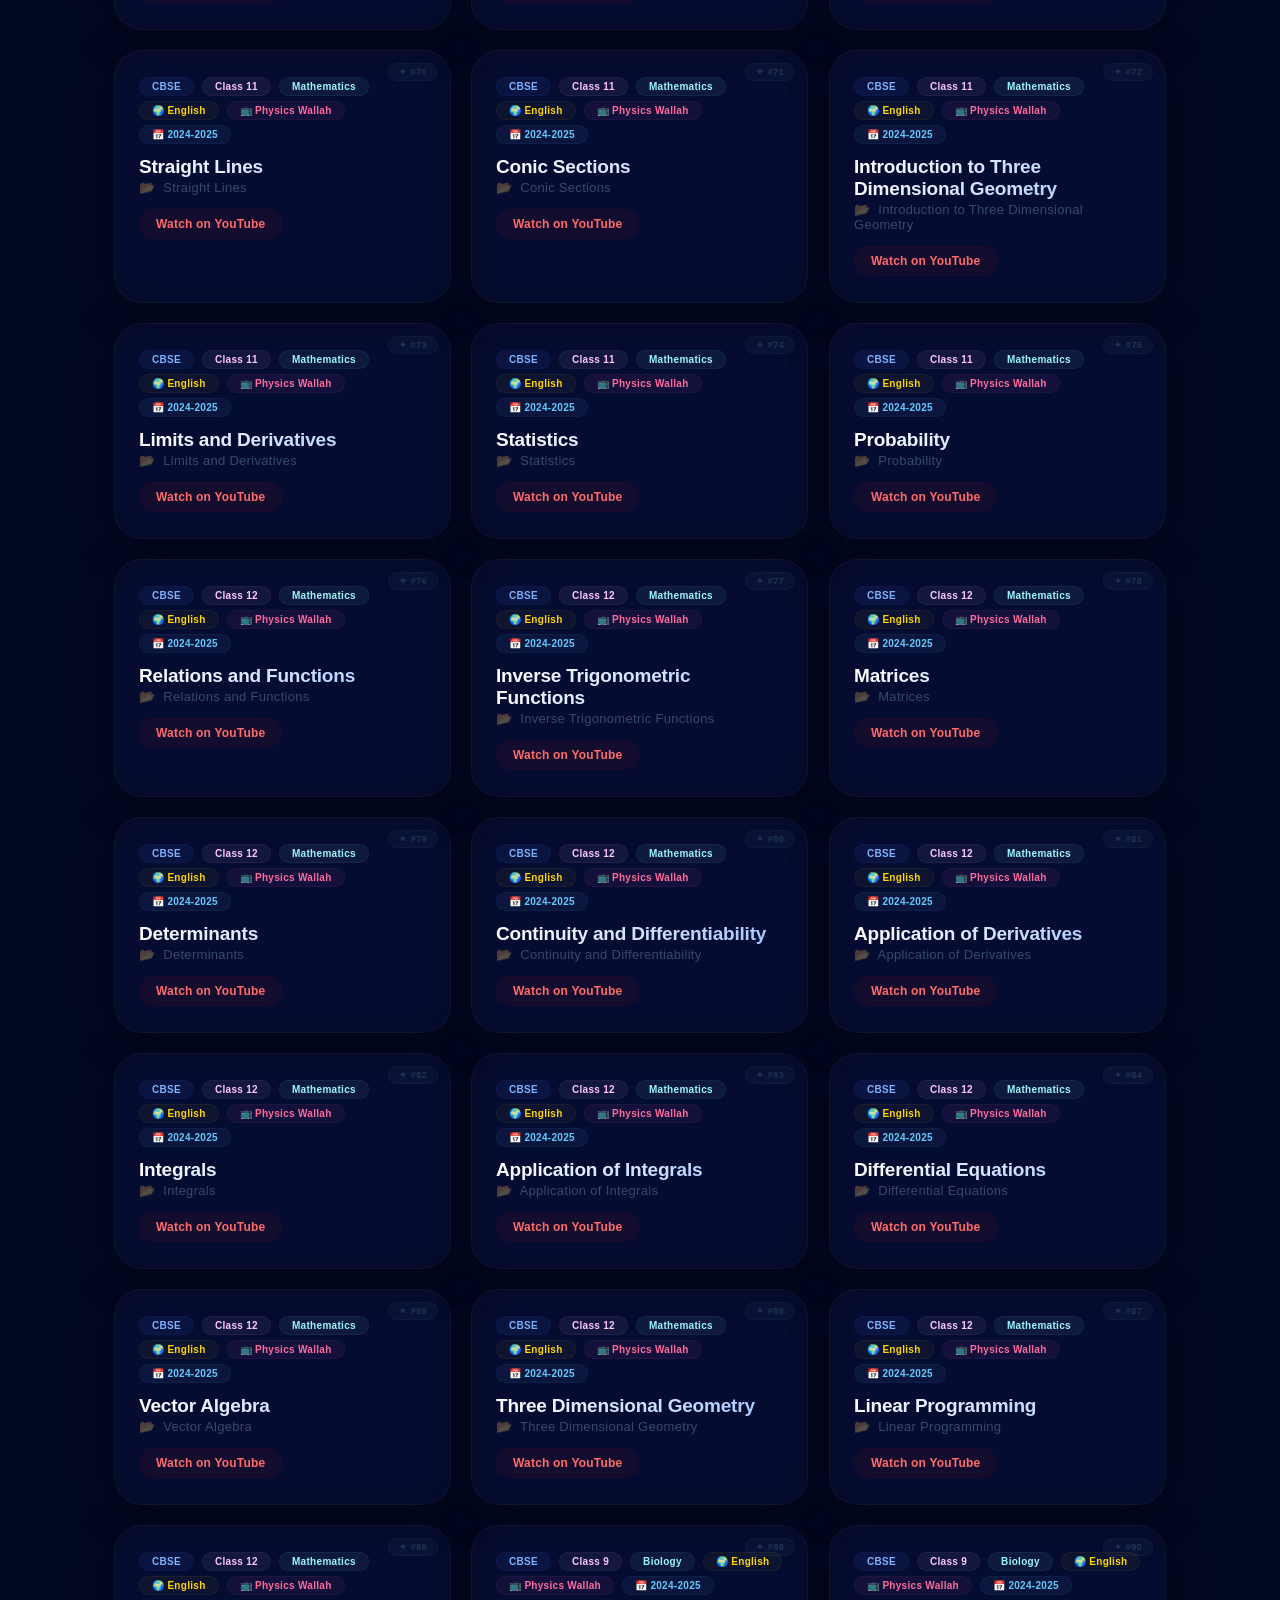
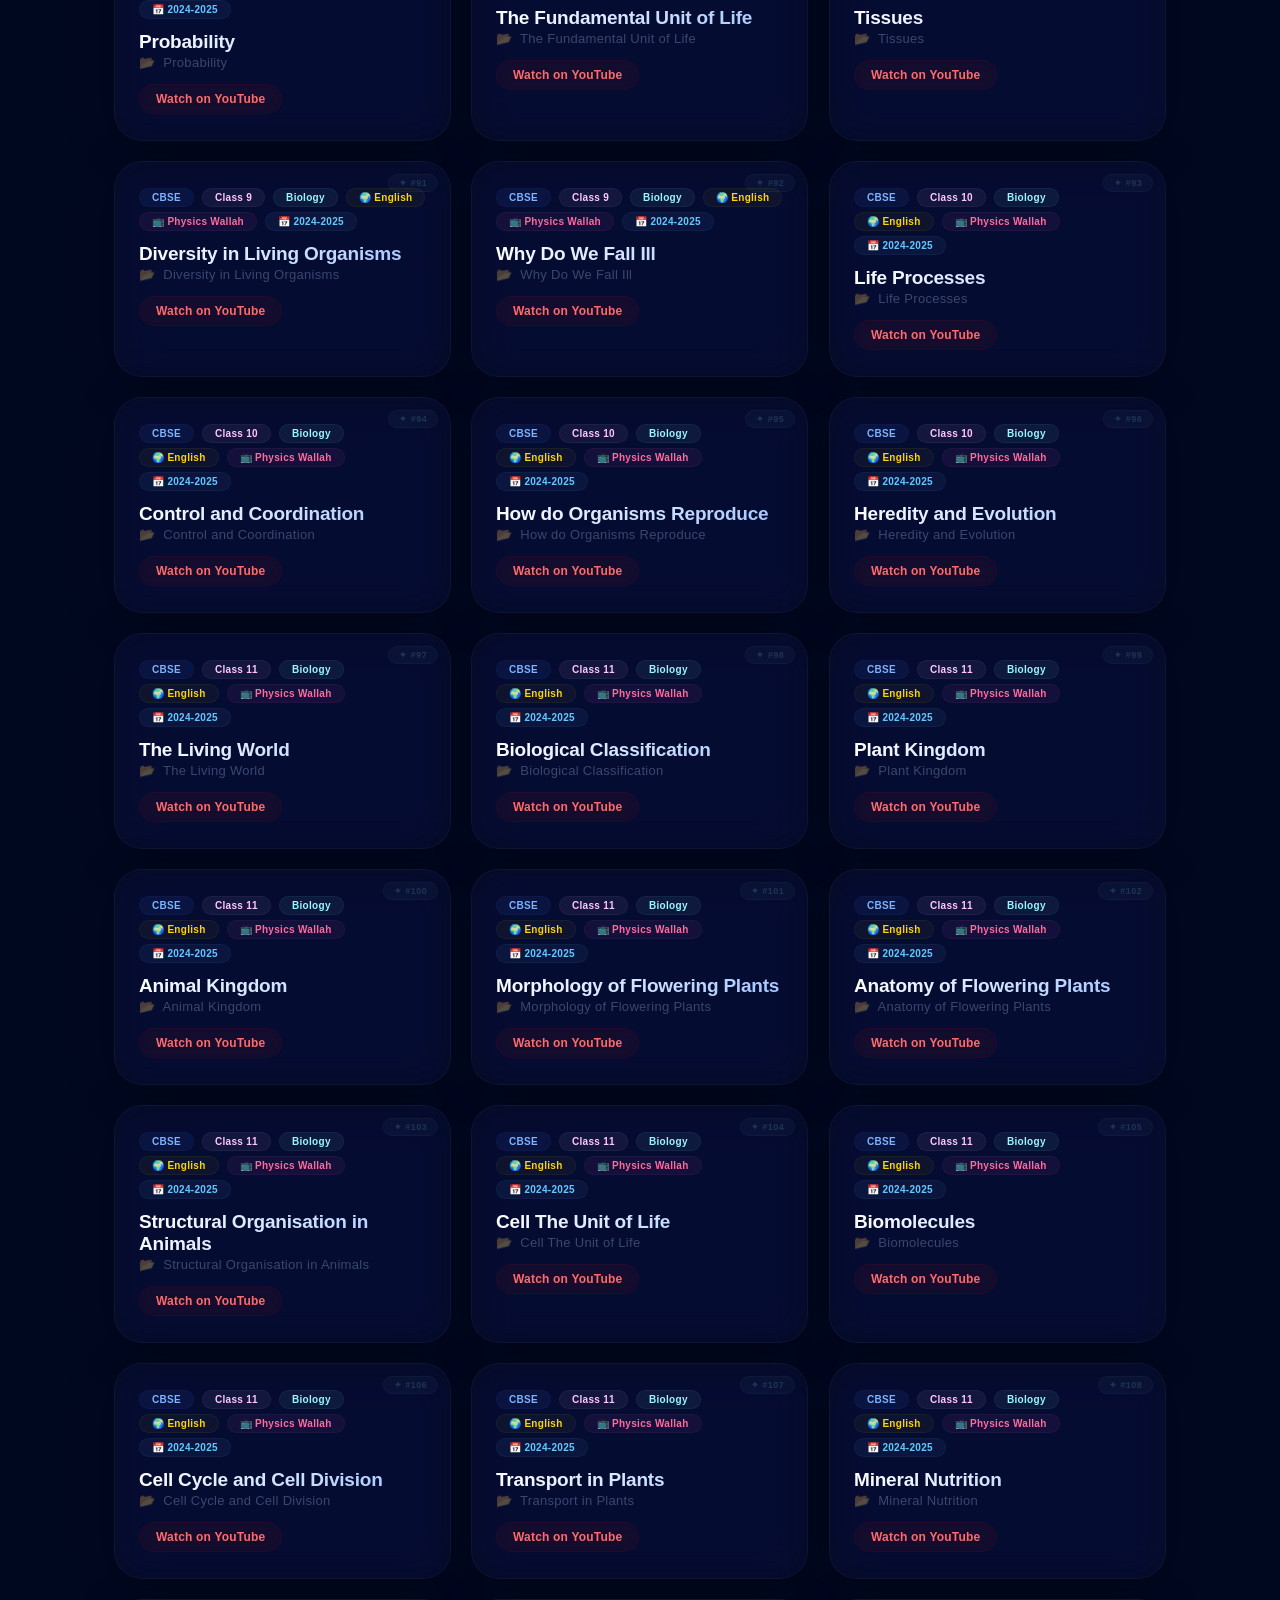
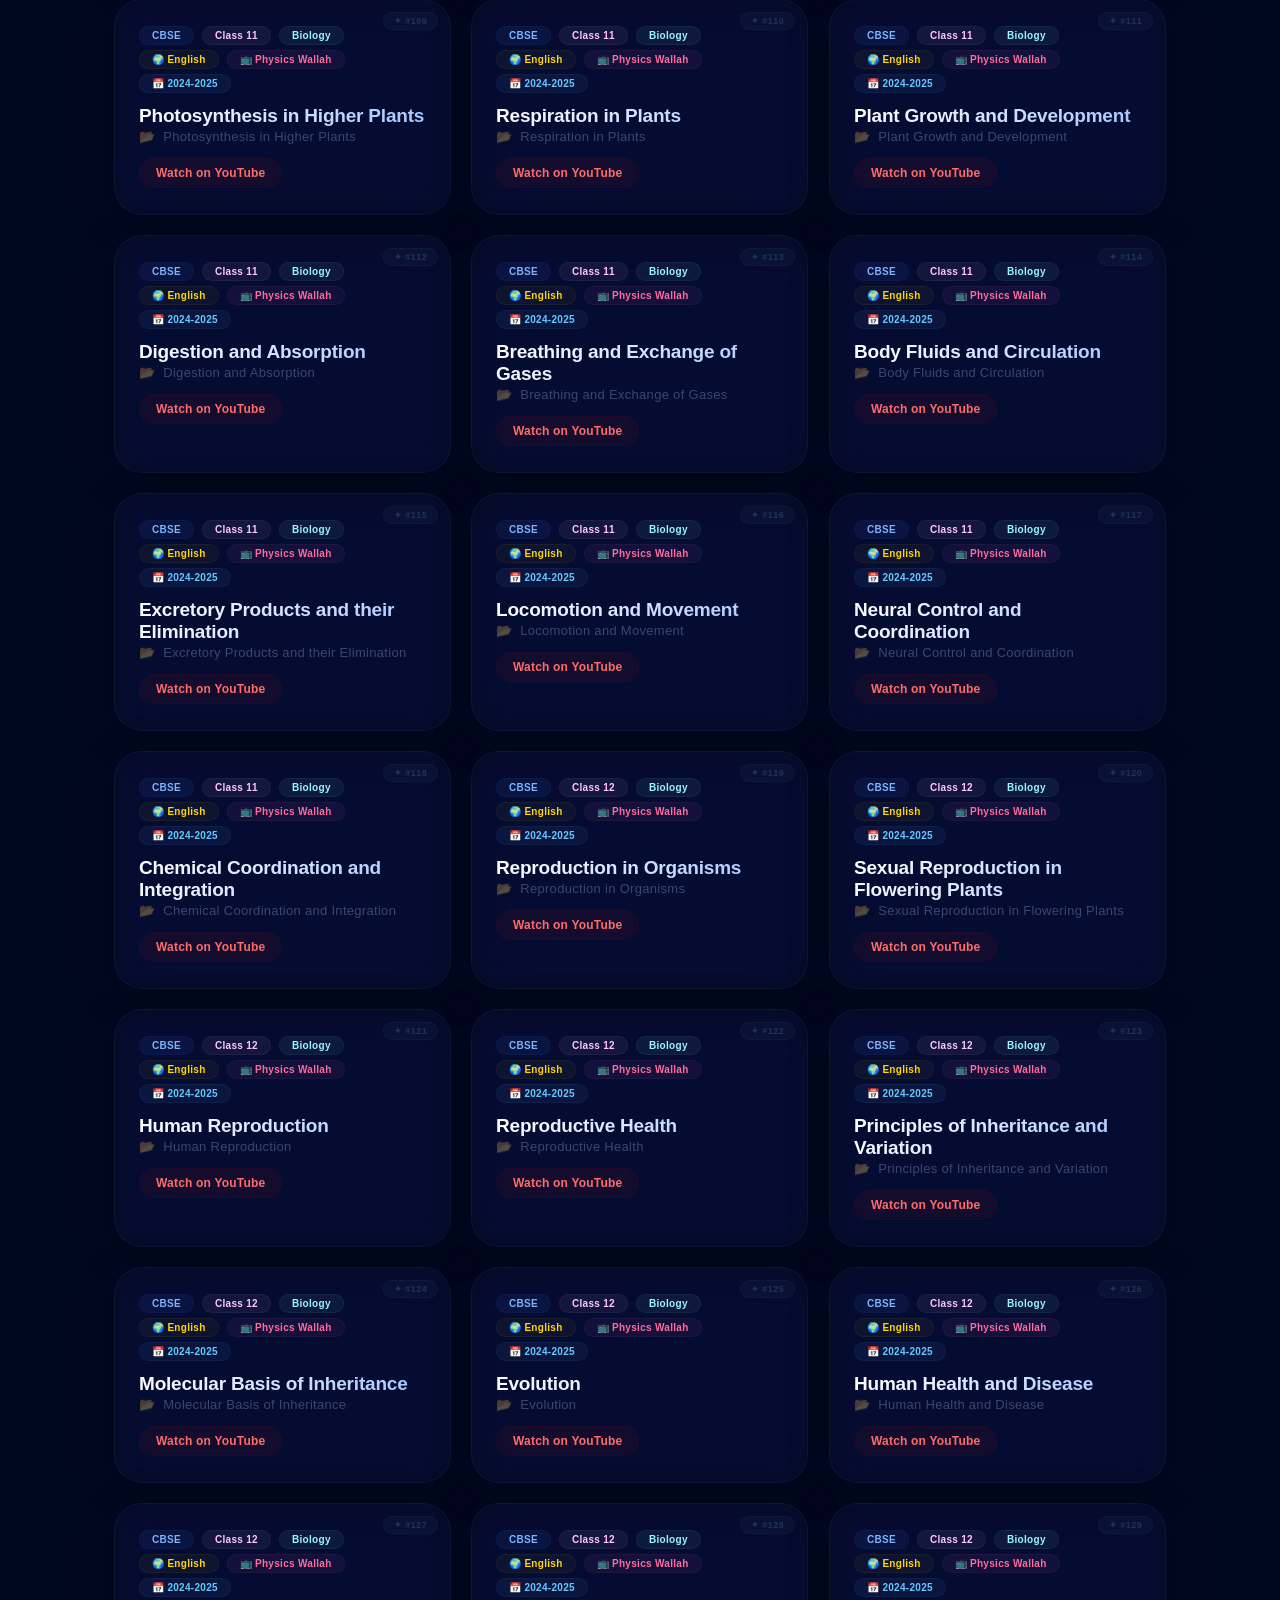
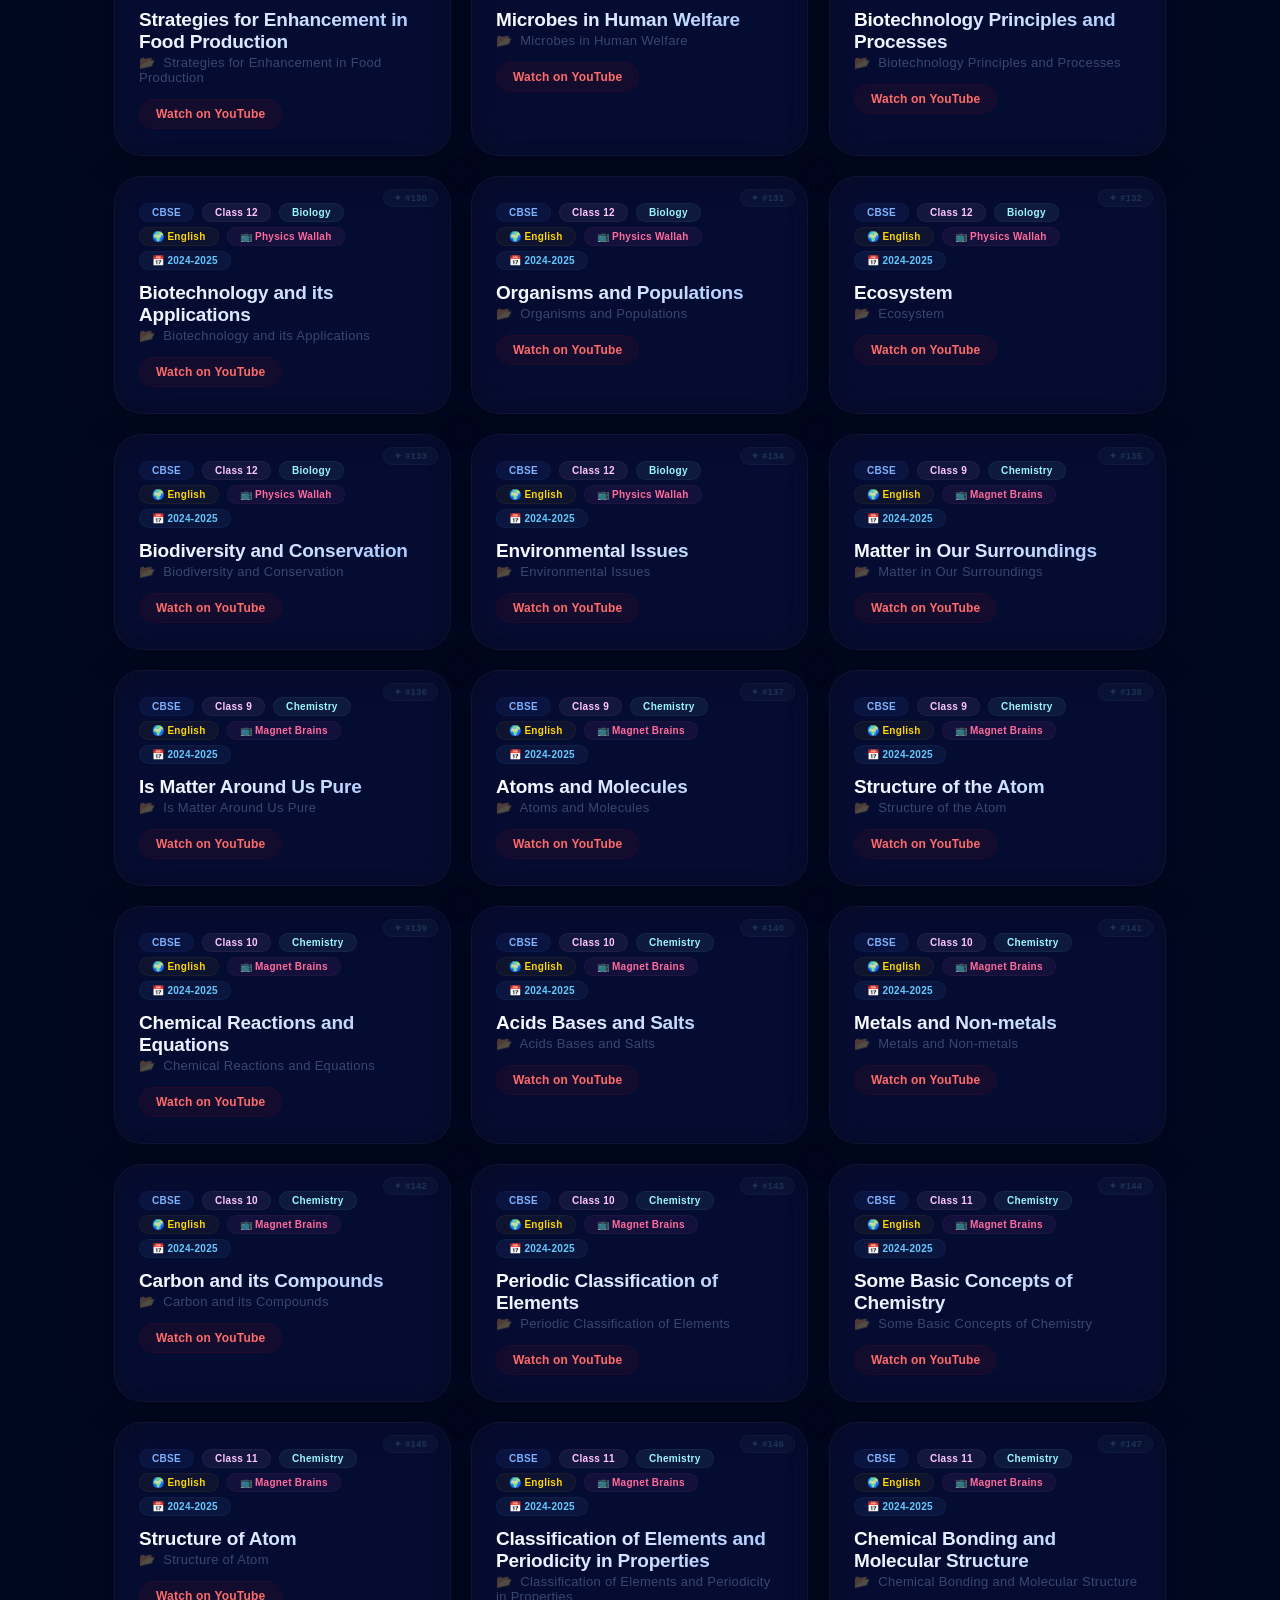
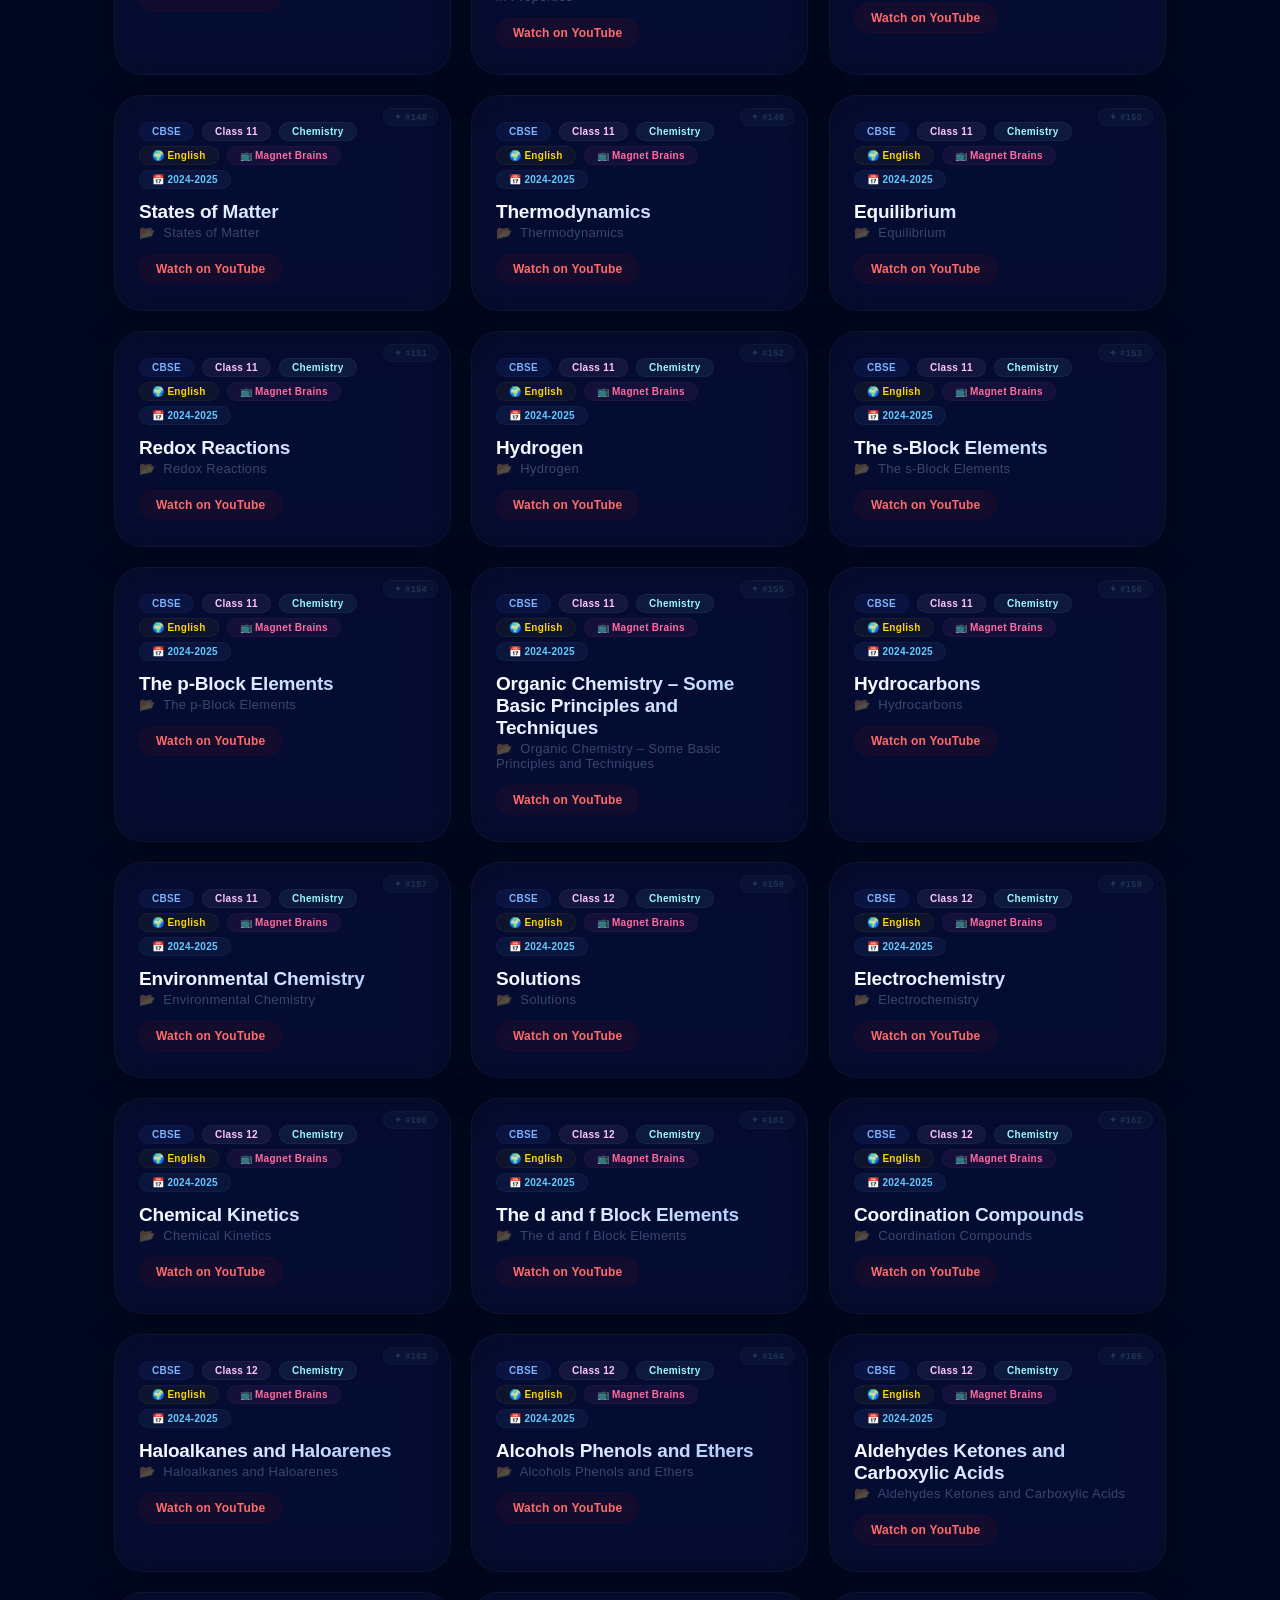
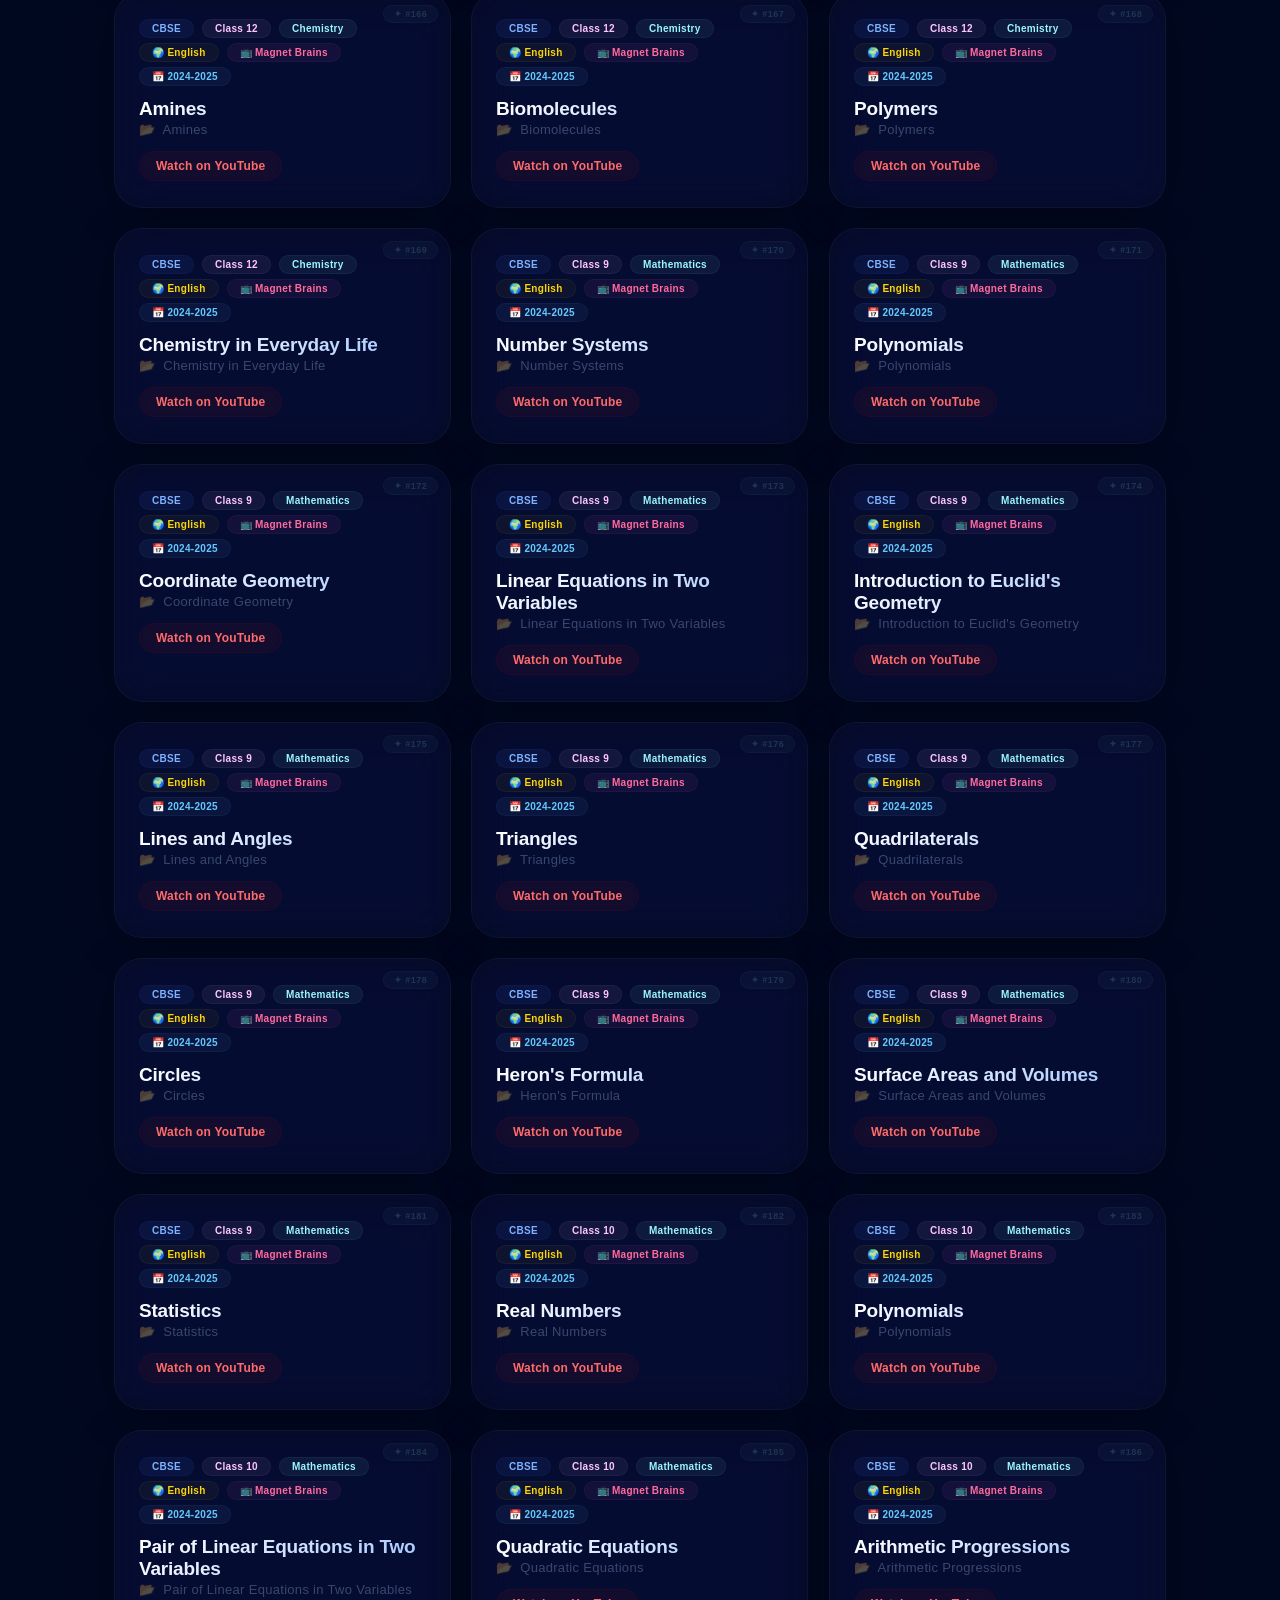
<file: resources.html>
<!DOCTYPE html>
<html lang="en">
<head>
    <meta charset="UTF-8" />
    <meta name="viewport" content="width=device-width, initial-scale=1.0"/>
    <title>✨ Resource Library · Studies Made Easy</title>
    <link rel="icon" type="image/svg+xml" href="data:image/svg+xml,%3Csvg xmlns='http://www.w3.org/2000/svg' viewBox='0 0 100 100'%3E%3Crect width='100' height='100' rx='20' fill='%234a7cf7'/%3E%3Ctext x='50' y='72' font-size='60' font-weight='bold' font-family='Arial' text-anchor='middle' fill='%23ffffff'%3ES%3C/text%3E%3Ctext x='50' y='72' font-size='60' font-weight='bold' font-family='Arial' text-anchor='middle' fill='none' stroke='%23a0c4ff' stroke-width='2' opacity='0.5'%3ES%3C/text%3E%3C/svg%3E" />
    <style>
        /* ===== RESET & BASE ===== */
        * { margin: 0; padding: 0; box-sizing: border-box; }
        body { 
            background: #000820; 
            min-height: 100vh; 
            overflow-x: hidden; 
            font-family: 'Segoe UI', Tahoma, Geneva, Verdana, sans-serif; 
            color: #e8eeff; 
        }
        canvas { 
            position: fixed; 
            top: 0; 
            left: 0; 
            z-index: 0; 
            display: block; 
        }

        /* ===== GLASSY SHINY TEXT ===== */
        .glassy-text {
            background: linear-gradient(135deg, #ffffff 0%, #a0c4ff 40%, #7fb3ff 70%, #ffffff 100%);
            background-size: 300% 300%;
            -webkit-background-clip: text;
            -webkit-text-fill-color: transparent;
            background-clip: text;
            text-shadow: 
                0 0 40px rgba(100, 180, 255, 0.3),
                0 0 80px rgba(100, 180, 255, 0.15),
                0 0 120px rgba(100, 180, 255, 0.08);
            animation: glassyShine 4s ease-in-out infinite;
            position: relative;
        }
        @keyframes glassyShine {
            0%, 100% { background-position: 0% 50%; }
            50% { background-position: 100% 50%; }
        }

        /* ===== HEADER ===== */
        .header {
            position: relative;
            z-index: 10;
            display: flex;
            align-items: center;
            justify-content: space-between;
            padding: 0 32px;
            margin: 16px 24px 10px;
            height: 72px;
            border-radius: 60px;
            background: rgba(10, 20, 50, 0.45);
            backdrop-filter: blur(24px) saturate(200%);
            -webkit-backdrop-filter: blur(24px) saturate(200%);
            border: 1px solid rgba(100, 180, 255, 0.15);
            box-shadow: 
                0 10px 50px rgba(0, 0, 0, 0.5),
                inset 0 1px 0 rgba(255, 255, 255, 0.10),
                0 0 40px rgba(100, 180, 255, 0.03);
            animation: headerGlow 4s ease-in-out infinite;
            transition: all 0.4s ease;
        }
        .header:hover {
            border-color: rgba(100, 180, 255, 0.3);
            box-shadow: 
                0 15px 60px rgba(0, 0, 0, 0.6),
                inset 0 1px 0 rgba(255, 255, 255, 0.15),
                0 0 60px rgba(100, 180, 255, 0.08);
        }
        @keyframes headerGlow {
            0%, 100% { border-color: rgba(100, 180, 255, 0.15); }
            50% { border-color: rgba(100, 180, 255, 0.25); }
        }

        .logo-wrapper {
            display: flex;
            align-items: center;
            gap: 12px;
        }
        .logo-icon {
            font-size: 34px;
            filter: drop-shadow(0 0 20px rgba(100, 180, 255, 0.4));
            animation: floatBook 3.5s ease-in-out infinite;
            cursor: default;
        }
        @keyframes floatBook {
            0%, 100% { transform: translateY(0) scale(1); }
            50% { transform: translateY(-6px) scale(1.05); }
        }
        .logo-group {
            display: flex;
            flex-direction: column;
            gap: 0px;
        }
        .logo {
            font-size: 24px;
            font-weight: 800;
            letter-spacing: -0.3px;
            background: linear-gradient(135deg, #f0f9ff 0%, #a0c4ff 40%, #7fb3ff 70%, #f0f9ff 100%);
            background-size: 300% 300%;
            -webkit-background-clip: text;
            -webkit-text-fill-color: transparent;
            background-clip: text;
            animation: glassyShine 4s ease-in-out infinite;
            text-shadow: 0 0 30px rgba(100, 180, 255, 0.2);
        }
        .logo-sub {
            font-size: 9px;
            font-weight: 300;
            color: rgba(180, 210, 255, 0.25);
            letter-spacing: 3px;
            text-transform: uppercase;
            margin-top: -2px;
        }

        .nav-menu {
            display: flex;
            gap: 4px;
            list-style: none;
            align-items: center;
        }
        .nav-menu li {
            padding: 8px 20px;
            border-radius: 40px;
            font-size: 15px;
            font-weight: 500;
            color: rgba(210, 230, 255, 0.6);
            cursor: pointer;
            transition: all 0.3s ease;
            background: transparent;
            border: 1px solid transparent;
            position: relative;
        }
        .nav-menu li:hover {
            background: rgba(74, 124, 247, 0.12);
            border-color: rgba(74, 124, 247, 0.2);
            color: #fff;
            box-shadow: 0 0 30px rgba(74, 124, 247, 0.1);
            transform: scale(1.02);
        }
        .nav-menu li.active {
            background: rgba(74, 124, 247, 0.1);
            border-color: rgba(74, 124, 247, 0.2);
            color: #fff;
        }

        /* ===== CEO BLOCK ===== */
        .ceo-wrapper {
            position: relative;
            z-index: 5;
            max-width: 1100px;
            margin: 0 auto 10px;
            padding: 0 24px;
            display: flex;
            justify-content: center;
        }
        .ceo-container {
            position: relative;
            padding: 18px 50px;
            border-radius: 50px;
            background: linear-gradient(135deg, rgba(255, 215, 0, 0.08), rgba(255, 100, 200, 0.06), rgba(155, 246, 255, 0.06));
            border: 1.5px solid rgba(255, 215, 0, 0.15);
            box-shadow: 
                0 0 60px rgba(255, 215, 0, 0.08),
                inset 0 1px 0 rgba(255, 255, 255, 0.10),
                0 0 120px rgba(255, 100, 200, 0.04);
            backdrop-filter: blur(20px) saturate(180%);
            -webkit-backdrop-filter: blur(20px) saturate(180%);
            overflow: hidden;
            animation: ceoContainerPulse 4s ease-in-out infinite;
            transition: all 0.4s ease;
            width: 100%;
            max-width: 700px;
        }
        .ceo-container:hover {
            border-color: rgba(255, 215, 0, 0.35);
            box-shadow: 
                0 0 80px rgba(255, 215, 0, 0.15),
                inset 0 1px 0 rgba(255, 255, 255, 0.15);
            transform: scale(1.01);
        }
        @keyframes ceoContainerPulse {
            0%, 100% { border-color: rgba(255, 215, 0, 0.15); }
            50% { border-color: rgba(255, 215, 0, 0.3); }
        }
        .ceo-shine {
            position: absolute;
            top: -50%;
            left: -50%;
            width: 200%;
            height: 200%;
            background: radial-gradient(circle at center, rgba(255, 215, 0, 0.04), transparent 60%);
            animation: ceoShine 6s linear infinite;
            pointer-events: none;
        }
        @keyframes ceoShine {
            0% { transform: rotate(0deg) scale(1); opacity: 0.3; }
            50% { opacity: 0.8; }
            100% { transform: rotate(360deg) scale(1.2); opacity: 0.3; }
        }
        .ceo-content {
            position: relative;
            z-index: 2;
            display: flex;
            align-items: center;
            justify-content: center;
            gap: 16px;
            flex-wrap: wrap;
        }
        .ceo-crown {
            font-size: 32px;
            animation: crownFloat 3s ease-in-out infinite;
            filter: drop-shadow(0 0 20px rgba(255, 215, 0, 0.3));
        }
        @keyframes crownFloat {
            0%, 100% { transform: translateY(0) scale(1) rotate(0deg); }
            50% { transform: translateY(-4px) scale(1.08) rotate(5deg); }
        }
        .ceo-text-group {
            display: flex;
            flex-direction: column;
            align-items: center;
            gap: 0px;
        }
        .ceo-label {
            font-size: 10px;
            font-weight: 700;
            letter-spacing: 4px;
            text-transform: uppercase;
            background: linear-gradient(90deg, #ffd700, #ff6b9d, #ffd700);
            background-size: 200% auto;
            -webkit-background-clip: text;
            -webkit-text-fill-color: transparent;
            background-clip: text;
            animation: labelShine 3s linear infinite;
        }
        @keyframes labelShine {
            0% { background-position: 0% center; }
            100% { background-position: 200% center; }
        }
        .ceo-name {
            font-size: 32px;
            font-weight: 900;
            font-family: 'Segoe UI', 'Poppins', 'Comic Sans MS', cursive, sans-serif;
            background: linear-gradient(135deg, #ffd700, #ff6b9d, #9bf6ff, #ffd700);
            background-size: 300% auto;
            -webkit-background-clip: text;
            -webkit-text-fill-color: transparent;
            background-clip: text;
            animation: ceoNameShine 4s linear infinite;
            letter-spacing: 1px;
            filter: drop-shadow(0 0 30px rgba(255, 215, 0, 0.2));
        }
        @keyframes ceoNameShine {
            0% { background-position: 0% center; }
            100% { background-position: 300% center; }
        }
        .ceo-sparkle {
            font-size: 24px;
            animation: sparklePulse 2s ease-in-out infinite;
            filter: drop-shadow(0 0 20px rgba(255, 215, 0, 0.3));
        }
        @keyframes sparklePulse {
            0%, 100% { transform: scale(1) rotate(0deg); opacity: 0.5; }
            50% { transform: scale(1.3) rotate(30deg); opacity: 1; }
        }

        /* ===== RESOURCE LIBRARY ===== */
        .resource-library {
            position: relative;
            z-index: 2;
            max-width: 1100px;
            margin: 20px auto 30px;
            padding: 0 24px;
        }

        .buttons-row {
            display: flex;
            flex-wrap: wrap;
            gap: 10px;
            margin-bottom: 20px;
            justify-content: flex-start;
        }
        .btn-action {
            display: inline-flex;
            align-items: center;
            gap: 8px;
            padding: 10px 24px;
            border-radius: 40px;
            background: rgba(255, 255, 255, 0.03);
            border: 1px solid rgba(255, 255, 255, 0.06);
            color: rgba(200, 222, 255, 0.6);
            text-decoration: none;
            font-size: 13px;
            font-weight: 500;
            font-family: 'Segoe UI', sans-serif;
            transition: all 0.4s cubic-bezier(0.175, 0.885, 0.32, 1.275);
            backdrop-filter: blur(10px);
            -webkit-backdrop-filter: blur(10px);
            cursor: pointer;
            position: relative;
            overflow: hidden;
        }
        .btn-action::before {
            content: '';
            position: absolute;
            top: -50%;
            left: -50%;
            width: 200%;
            height: 200%;
            background: radial-gradient(circle at center, rgba(255, 255, 255, 0.05), transparent 60%);
            opacity: 0;
            transition: opacity 0.4s;
        }
        .btn-action:hover::before {
            opacity: 1;
        }
        .btn-action:hover {
            background: rgba(74, 124, 247, 0.1);
            border-color: rgba(74, 124, 247, 0.2);
            color: #fff;
            transform: translateY(-2px);
            box-shadow: 0 8px 30px rgba(74, 124, 247, 0.08);
        }
        .btn-action.back {
            background: rgba(255, 0, 0, 0.03);
            border-color: rgba(255, 0, 0, 0.06);
            color: rgba(255, 100, 100, 0.5);
        }
        .btn-action.back:hover {
            background: rgba(255, 0, 0, 0.08);
            border-color: rgba(255, 0, 0, 0.15);
            color: #ff6b6b;
        }
        .btn-action.home {
            background: rgba(155, 246, 255, 0.03);
            border-color: rgba(155, 246, 255, 0.06);
            color: rgba(155, 246, 255, 0.5);
        }
        .btn-action.home:hover {
            background: rgba(155, 246, 255, 0.08);
            border-color: rgba(155, 246, 255, 0.15);
            color: #9bf6ff;
        }

        /* ===== SEARCH FILTERS - GLOWING GLASS BORDER ===== */
        .search-filter-wrapper {
            position: relative;
            margin-bottom: 24px;
        }
        .search-filter-block {
            display: flex;
            flex-wrap: wrap;
            align-items: flex-end;
            gap: 10px;
            padding: 18px 22px;
            border-radius: 24px;
            background: rgba(15, 20, 50, 0.3);
            backdrop-filter: blur(20px) saturate(180%);
            -webkit-backdrop-filter: blur(20px) saturate(180%);
            border: 1.5px solid rgba(100, 180, 255, 0.1);
            box-shadow: 
                0 8px 40px rgba(0, 0, 0, 0.15), 
                0 0 30px rgba(100, 180, 255, 0.02),
                inset 0 1px 0 rgba(255, 255, 255, 0.05);
            transition: all 0.4s ease;
            animation: searchGlow 4s ease-in-out infinite;
            position: relative;
            overflow: hidden;
        }

        .search-filter-block::before {
            content: '';
            position: absolute;
            inset: -1px;
            border-radius: 24px;
            background: linear-gradient(
                90deg,
                transparent,
                rgba(100, 180, 255, 0.3),
                rgba(155, 246, 255, 0.2),
                transparent
            );
            background-size: 200% 100%;
            animation: borderGradientShift 6s linear infinite;
            pointer-events: none;
            z-index: 0;
            opacity: 0.5;
        }

        @keyframes borderGradientShift {
            0% { background-position: 200% 0; }
            100% { background-position: -200% 0; }
        }

        @keyframes searchGlow {
            0%, 100% { border-color: rgba(100, 180, 255, 0.1); }
            50% { border-color: rgba(100, 180, 255, 0.2); }
        }

        .search-filter-block:hover {
            border-color: rgba(100, 180, 255, 0.25);
            box-shadow: 
                0 12px 60px rgba(100, 180, 255, 0.08), 
                0 0 50px rgba(100, 180, 255, 0.06),
                inset 0 1px 0 rgba(255, 255, 255, 0.08);
        }

        .search-filters-inner {
            position: relative;
            z-index: 1;
            display: flex;
            flex-wrap: wrap;
            gap: 10px;
            width: 100%;
            align-items: flex-end;
        }

        .search-group {
            display: flex;
            flex-direction: column;
            gap: 3px;
            flex: 1;
            min-width: 120px;
            position: relative;
            z-index: 1;
        }
        .search-group label {
            font-size: 9px;
            font-weight: 700;
            color: rgba(180, 210, 255, 0.3);
            text-transform: uppercase;
            letter-spacing: 2px;
            font-family: 'Segoe UI', sans-serif;
        }
        .search-group select,
        .search-group input {
            padding: 8px 14px;
            border-radius: 14px;
            border: 1px solid rgba(255, 255, 255, 0.04);
            background: rgba(255, 255, 255, 0.02);
            color: #e8eeff;
            font-size: 13px;
            font-weight: 500;
            font-family: 'Segoe UI', sans-serif;
            transition: all 0.3s ease;
            outline: none;
            backdrop-filter: blur(8px);
            -webkit-backdrop-filter: blur(8px);
            width: 100%;
        }
        .search-group select option {
            background: #0a1a3a;
            color: #e8eeff;
        }
        .search-group select:hover,
        .search-group input:hover {
            border-color: rgba(100, 180, 255, 0.1);
        }
        .search-group select:focus,
        .search-group input:focus {
            border-color: rgba(100, 180, 255, 0.2);
            box-shadow: 0 0 30px rgba(100, 180, 255, 0.03), inset 0 0 20px rgba(100, 180, 255, 0.02);
        }
        .search-group input::placeholder {
            color: rgba(180, 210, 255, 0.15);
            font-weight: 300;
        }

        /* ===== RESET BUTTON ===== */
        .reset-btn-wrapper {
            display: flex;
            align-items: flex-end;
            position: relative;
            z-index: 1;
        }

        .btn-reset {
            padding: 8px 20px;
            border-radius: 14px;
            background: linear-gradient(135deg, rgba(255, 100, 100, 0.1), rgba(255, 150, 150, 0.05));
            border: 1.5px solid rgba(255, 100, 100, 0.15);
            color: #ff8a8a;
            font-size: 13px;
            font-weight: 600;
            font-family: 'Segoe UI', sans-serif;
            cursor: pointer;
            transition: all 0.4s cubic-bezier(0.175, 0.885, 0.32, 1.275);
            backdrop-filter: blur(8px);
            -webkit-backdrop-filter: blur(8px);
            display: flex;
            align-items: center;
            gap: 6px;
            white-space: nowrap;
            position: relative;
            overflow: hidden;
        }

        .btn-reset::before {
            content: '';
            position: absolute;
            top: -50%;
            left: -50%;
            width: 200%;
            height: 200%;
            background: radial-gradient(circle, rgba(255, 255, 255, 0.1), transparent 70%);
            opacity: 0;
            transition: opacity 0.4s;
        }

        .btn-reset:hover::before {
            opacity: 1;
        }

        .btn-reset:hover {
            background: linear-gradient(135deg, rgba(255, 100, 100, 0.15), rgba(255, 150, 150, 0.1));
            border-color: rgba(255, 100, 100, 0.3);
            color: #ff6b6b;
            transform: translateY(-2px);
            box-shadow: 0 8px 30px rgba(255, 100, 100, 0.1);
        }

        .btn-reset:active {
            transform: translateY(0);
        }

        /* ===== LIBRARY HEADER ===== */
        .library-header {
            text-align: center;
            margin-bottom: 20px;
            position: relative;
        }
        .library-title {
            font-size: 44px;
            font-weight: 900;
            font-family: 'Segoe UI', 'Poppins', sans-serif;
            background: linear-gradient(135deg, #ffc6ff, #bdb2ff, #9bf6ff, #ffc6ff);
            background-size: 300% auto;
            -webkit-background-clip: text;
            -webkit-text-fill-color: transparent;
            background-clip: text;
            animation: glassyShine 4s linear infinite;
            margin-bottom: 4px;
            letter-spacing: -1px;
            text-shadow: 0 0 40px rgba(155, 246, 255, 0.15);
        }
        .library-title .sparkle {
            display: inline-block;
            animation: sparkleSpin 3s ease-in-out infinite;
        }
        @keyframes sparkleSpin {
            0%, 100% { transform: scale(1) rotate(0deg); }
            50% { transform: scale(1.2) rotate(20deg); }
        }
        .library-subtitle {
            color: rgba(180, 210, 255, 0.35);
            font-size: 16px;
            font-weight: 300;
            font-family: 'Segoe UI', sans-serif;
            letter-spacing: 0.5px;
        }
        .library-subtitle .highlight-sub {
            background: linear-gradient(90deg, #ffc6ff, #bdb2ff, #9bf6ff);
            -webkit-background-clip: text;
            -webkit-text-fill-color: transparent;
            background-clip: text;
            font-weight: 600;
        }

        /* ===== HEART MESSAGE ===== */
        .heart-message {
            margin: 20px auto 30px;
            padding: 18px 28px;
            border-radius: 28px;
            background: linear-gradient(135deg, rgba(255, 215, 0, 0.03), rgba(255, 100, 200, 0.03), rgba(155, 246, 255, 0.03));
            border: 1px solid rgba(255, 215, 0, 0.06);
            text-align: center;
            backdrop-filter: blur(16px) saturate(180%);
            -webkit-backdrop-filter: blur(16px) saturate(180%);
            box-shadow: 0 0 40px rgba(255, 215, 0, 0.02);
            animation: heartPulse 4s ease-in-out infinite;
            position: relative;
            overflow: hidden;
        }

        .heart-message::before {
            content: '';
            position: absolute;
            inset: -2px;
            border-radius: 30px;
            background: linear-gradient(90deg, transparent, rgba(255, 215, 0, 0.2), transparent);
            background-size: 200% 100%;
            animation: heartShine 4s linear infinite;
            pointer-events: none;
            opacity: 0.5;
        }

        @keyframes heartShine {
            0% { background-position: 200% 0; }
            100% { background-position: -200% 0; }
        }

        @keyframes heartPulse {
            0%, 100% { border-color: rgba(255, 215, 0, 0.06); }
            50% { border-color: rgba(255, 215, 0, 0.15); }
        }
        .heart-message .heart-icon {
            font-size: 28px;
            display: inline-block;
            animation: heartBeat 1.5s ease-in-out infinite;
        }
        @keyframes heartBeat {
            0%, 100% { transform: scale(1); }
            15% { transform: scale(1.2); }
            30% { transform: scale(1); }
            45% { transform: scale(1.15); }
            60% { transform: scale(1); }
        }
        .heart-message .msg-text {
            font-size: 18px;
            font-weight: 600;
            font-family: 'Segoe UI', sans-serif;
            background: linear-gradient(90deg, #ffd700, #ff6b9d, #9bf6ff, #ffd700);
            background-size: 300% auto;
            -webkit-background-clip: text;
            -webkit-text-fill-color: transparent;
            background-clip: text;
            animation: glassyShine 4s linear infinite;
            letter-spacing: 0.3px;
            line-height: 1.6;
            position: relative;
            z-index: 1;
        }
        .heart-message .msg-sub {
            display: block;
            font-size: 13px;
            color: rgba(180, 210, 255, 0.2);
            font-weight: 300;
            margin-top: 2px;
            font-family: 'Segoe UI', sans-serif;
            letter-spacing: 0.5px;
            position: relative;
            z-index: 1;
        }

        /* ===== REFRESH BUTTON BLOCK (CENTERED, RED 3D) ===== */
        .refresh-block {
            display: flex;
            justify-content: center;
            margin: 10px 0 30px;
        }
        .refresh-btn-red {
            display: inline-flex;
            align-items: center;
            gap: 10px;
            padding: 14px 40px;
            border-radius: 50px;
            background: linear-gradient(145deg, #e03131, #c92a2a);
            color: #ffffff;
            font-size: 18px;
            font-weight: 700;
            font-family: 'Segoe UI', sans-serif;
            border: none;
            cursor: pointer;
            transition: all 0.4s cubic-bezier(0.175, 0.885, 0.32, 1.275);
            box-shadow: 
                0 8px 0 #8a1a1a,
                0 12px 30px rgba(224, 49, 49, 0.3),
                inset 0 2px 0 rgba(255, 255, 255, 0.2),
                inset 0 -2px 0 rgba(0, 0, 0, 0.2);
            text-shadow: 0 2px 4px rgba(0, 0, 0, 0.3);
            position: relative;
            overflow: hidden;
            animation: refreshRedPulse 3s ease-in-out infinite;
        }
        .refresh-btn-red::before {
            content: '';
            position: absolute;
            top: -50%;
            left: -50%;
            width: 200%;
            height: 200%;
            background: radial-gradient(circle at center, rgba(255, 255, 255, 0.15), transparent 60%);
            animation: refreshRedShine 4s linear infinite;
            pointer-events: none;
        }
        @keyframes refreshRedShine {
            0% { transform: rotate(0deg) scale(1); opacity: 0.3; }
            50% { opacity: 0.8; }
            100% { transform: rotate(360deg) scale(1.2); opacity: 0.3; }
        }
        .refresh-btn-red:hover {
            transform: translateY(-4px) scale(1.04);
            box-shadow: 
                0 12px 0 #6f1515,
                0 20px 50px rgba(224, 49, 49, 0.4),
                inset 0 2px 0 rgba(255, 255, 255, 0.3),
                inset 0 -2px 0 rgba(0, 0, 0, 0.2);
            background: linear-gradient(145deg, #f03e3e, #d63031);
            color: #fff;
        }
        .refresh-btn-red:active {
            transform: translateY(4px) scale(0.96);
            box-shadow: 0 4px 0 #6f1515, 0 8px 30px rgba(224, 49, 49, 0.3);
            transition-duration: 0.1s;
        }
        .refresh-btn-red .icon {
            display: inline-block;
            animation: refreshSpin 2s linear infinite;
            font-size: 22px;
        }
        @keyframes refreshSpin {
            0% { transform: rotate(0deg); }
            100% { transform: rotate(360deg); }
        }
        @keyframes refreshRedPulse {
            0%, 100% { box-shadow: 0 8px 0 #8a1a1a, 0 12px 30px rgba(224, 49, 49, 0.3), inset 0 2px 0 rgba(255, 255, 255, 0.2), inset 0 -2px 0 rgba(0, 0, 0, 0.2); }
            50% { box-shadow: 0 8px 0 #8a1a1a, 0 16px 50px rgba(224, 49, 49, 0.5), inset 0 2px 0 rgba(255, 255, 255, 0.25), inset 0 -2px 0 rgba(0, 0, 0, 0.2); }
        }

        /* ===== RESOURCE GRID ===== */
        .resource-grid {
            display: grid;
            grid-template-columns: repeat(auto-fill, minmax(320px, 1fr));
            gap: 20px;
        }

        /* ===== RESOURCE CARDS WITH BORDER GLOW (NO BOTTLE) ===== */
        .resource-card {
            background: rgba(15, 20, 50, 0.35);
            backdrop-filter: blur(20px) saturate(180%);
            -webkit-backdrop-filter: blur(20px) saturate(180%);
            border: 1px solid rgba(255, 255, 255, 0.04);
            border-radius: 28px;
            padding: 26px 24px;
            transition: all 0.5s cubic-bezier(0.175, 0.885, 0.32, 1.275);
            box-shadow: 0 8px 40px rgba(0, 0, 0, 0.25);
            position: relative;
            overflow: hidden;
            animation: cardEntry 0.7s cubic-bezier(0.23, 1, 0.32, 1) both;
            isolation: isolate;
        }
        .resource-card:nth-child(1) { animation-delay: 0.05s; }
        .resource-card:nth-child(2) { animation-delay: 0.1s; }
        .resource-card:nth-child(3) { animation-delay: 0.15s; }
        .resource-card:nth-child(4) { animation-delay: 0.2s; }
        .resource-card:nth-child(5) { animation-delay: 0.25s; }
        .resource-card:nth-child(6) { animation-delay: 0.3s; }

        @keyframes cardEntry {
            from { opacity: 0; transform: translateY(30px) scale(0.95); }
            to { opacity: 1; transform: translateY(0) scale(1); }
        }

        /* ✨ ANIMATED BORDER GLOW ON CARDS ===== */
        .resource-card::before {
            content: '';
            position: absolute;
            inset: -2px;
            border-radius: 30px;
            background: linear-gradient(
                90deg,
                transparent,
                rgba(155, 246, 255, 0.4),
                rgba(189, 178, 255, 0.4),
                rgba(255, 198, 255, 0.4),
                transparent
            );
            background-size: 200% 100%;
            opacity: 0;
            transition: opacity 0.6s ease;
            pointer-events: none;
            animation: borderGlowShift 6s linear infinite;
            z-index: -1;
        }

        @keyframes borderGlowShift {
            0% { background-position: 200% 0; }
            100% { background-position: -200% 0; }
        }

        .resource-card:hover::before {
            opacity: 1;
        }

        /* Card inner glow on hover */
        .resource-card::after {
            content: '';
            position: absolute;
            top: -50%;
            left: -50%;
            width: 200%;
            height: 200%;
            background: radial-gradient(circle at center, rgba(155, 246, 255, 0.04), transparent 60%);
            opacity: 0;
            transition: opacity 0.6s;
            pointer-events: none;
            z-index: 0;
        }
        .resource-card:hover::after {
            opacity: 1;
        }

        .resource-card:hover {
            background: rgba(20, 25, 60, 0.5);
            border-color: rgba(155, 246, 255, 0.08);
            transform: translateY(-8px) scale(1.01);
            box-shadow: 
                0 20px 80px rgba(74, 124, 247, 0.06),
                0 0 60px rgba(155, 246, 255, 0.03);
        }

        .resource-card > * {
            position: relative;
            z-index: 1;
        }

        .resource-breadcrumb {
            display: flex;
            flex-wrap: wrap;
            gap: 5px 8px;
            margin-bottom: 12px;
        }
        .resource-breadcrumb span {
            display: inline-block;
            padding: 3px 12px;
            border-radius: 14px;
            background: rgba(255, 255, 255, 0.02);
            border: 1px solid rgba(255, 255, 255, 0.03);
            color: rgba(180, 210, 255, 0.4);
            font-weight: 600;
            font-size: 10px;
            font-family: 'Segoe UI', sans-serif;
            letter-spacing: 0.3px;
        }
        .resource-breadcrumb .board-tag {
            background: rgba(74, 124, 247, 0.08);
            border-color: rgba(74, 124, 247, 0.05);
            color: #7fb3ff;
        }
        .resource-breadcrumb .class-tag {
            background: rgba(255, 198, 255, 0.06);
            border-color: rgba(255, 198, 255, 0.05);
            color: #ffc6ff;
        }
        .resource-breadcrumb .subject-tag {
            background: rgba(155, 246, 255, 0.06);
            border-color: rgba(155, 246, 255, 0.05);
            color: #9bf6ff;
        }
        .resource-breadcrumb .lang-tag {
            background: rgba(255, 215, 0, 0.04);
            border-color: rgba(255, 215, 0, 0.05);
            color: #ffd700;
        }
        .resource-breadcrumb .channel-tag {
            background: rgba(255, 100, 200, 0.06);
            border-color: rgba(255, 100, 200, 0.05);
            color: #ff6b9d;
        }
        .resource-breadcrumb .year-tag {
            background: rgba(100, 200, 255, 0.06);
            border-color: rgba(100, 200, 255, 0.05);
            color: #64c8ff;
        }

        .resource-card h4 {
            color: #ffffff;
            font-size: 19px;
            font-weight: 700;
            font-family: 'Segoe UI', sans-serif;
            margin-bottom: 2px;
            letter-spacing: -0.2px;
            background: linear-gradient(135deg, #ffffff, #a0c4ff);
            -webkit-background-clip: text;
            -webkit-text-fill-color: transparent;
            background-clip: text;
        }
        .resource-card .chapter-name {
            color: rgba(180, 210, 255, 0.3);
            font-size: 13px;
            font-weight: 400;
            font-family: 'Segoe UI', sans-serif;
            margin-bottom: 14px;
            letter-spacing: 0.3px;
        }
        .resource-card .chapter-name .chapter-icon {
            margin-right: 4px;
        }

        .resource-links {
            display: flex;
            flex-wrap: wrap;
            gap: 8px;
            margin-top: 2px;
        }
        .resource-link {
            display: inline-flex;
            align-items: center;
            gap: 6px;
            padding: 7px 16px;
            border-radius: 40px;
            text-decoration: none;
            font-size: 12px;
            font-weight: 600;
            font-family: 'Segoe UI', sans-serif;
            transition: all 0.4s cubic-bezier(0.175, 0.885, 0.32, 1.275);
            backdrop-filter: blur(8px);
            -webkit-backdrop-filter: blur(8px);
            letter-spacing: 0.2px;
            border: 1px solid transparent;
            position: relative;
            overflow: hidden;
        }

        .resource-link::before {
            content: '';
            position: absolute;
            top: -50%;
            left: -50%;
            width: 200%;
            height: 200%;
            background: radial-gradient(circle, rgba(255, 255, 255, 0.1), transparent 70%);
            opacity: 0;
            transition: opacity 0.4s;
        }

        .resource-link:hover::before {
            opacity: 1;
        }

        .resource-link.youtube {
            background: rgba(255, 0, 0, 0.05);
            border-color: rgba(255, 0, 0, 0.06);
            color: #ff6b6b;
        }
        .resource-link.youtube:hover {
            background: rgba(255, 0, 0, 0.1);
            border-color: rgba(255, 0, 0, 0.15);
            transform: translateY(-2px) scale(1.03);
            box-shadow: 0 8px 30px rgba(255, 0, 0, 0.08);
        }
        .resource-link.pdf {
            background: rgba(255, 215, 0, 0.05);
            border-color: rgba(255, 215, 0, 0.06);
            color: #ffd700;
        }
        .resource-link.pdf:hover {
            background: rgba(255, 215, 0, 0.1);
            border-color: rgba(255, 215, 0, 0.15);
            transform: translateY(-2px) scale(1.03);
            box-shadow: 0 8px 30px rgba(255, 215, 0, 0.08);
        }
        .resource-link.notes {
            background: rgba(155, 246, 255, 0.05);
            border-color: rgba(155, 246, 255, 0.06);
            color: #9bf6ff;
        }
        .resource-link.notes:hover {
            background: rgba(155, 246, 255, 0.1);
            border-color: rgba(155, 246, 255, 0.15);
            transform: translateY(-2px) scale(1.03);
            box-shadow: 0 8px 30px rgba(155, 246, 255, 0.08);
        }
        .resource-link.sample {
            background: rgba(189, 178, 255, 0.05);
            border-color: rgba(189, 178, 255, 0.06);
            color: #bdb2ff;
        }
        .resource-link.sample:hover {
            background: rgba(189, 178, 255, 0.1);
            border-color: rgba(189, 178, 255, 0.15);
            transform: translateY(-2px) scale(1.03);
            box-shadow: 0 8px 30px rgba(189, 178, 255, 0.08);
        }

        .resource-glow-badge {
            position: absolute;
            top: 12px;
            right: 12px;
            font-size: 9px;
            padding: 3px 10px;
            border-radius: 16px;
            background: rgba(155, 246, 255, 0.03);
            border: 1px solid rgba(155, 246, 255, 0.03);
            color: rgba(155, 246, 255, 0.15);
            font-weight: 600;
            letter-spacing: 0.5px;
            font-family: 'Segoe UI', sans-serif;
            z-index: 1;
        }

        /* ===== NO RESULTS ===== */
        .no-results {
            text-align: center;
            padding: 60px 20px;
            color: rgba(180, 210, 255, 0.2);
            grid-column: 1/-1;
        }
        .no-results .big-icon {
            font-size: 56px;
            display: block;
            margin-bottom: 12px;
            animation: floatIcon 3s ease-in-out infinite;
        }
        @keyframes floatIcon {
            0%, 100% { transform: translateY(0); }
            50% { transform: translateY(-8px); }
        }
        .no-results h4 {
            color: rgba(180, 210, 255, 0.3);
            font-size: 20px;
            font-weight: 600;
            font-family: 'Segoe UI', sans-serif;
        }
        .no-results p {
            font-size: 13px;
            margin-top: 4px;
            font-family: 'Segoe UI', sans-serif;
            color: rgba(180, 210, 255, 0.15);
        }

        /* ===== 3D FLOATING BUTTON ===== */
        .float-up-btn {
            position: fixed;
            bottom: 32px;
            right: 32px;
            z-index: 999;
            width: 60px;
            height: 60px;
            border-radius: 50%;
            background: linear-gradient(145deg, rgba(15, 20, 50, 0.8), rgba(5, 10, 30, 0.9));
            backdrop-filter: blur(20px);
            -webkit-backdrop-filter: blur(20px);
            border: 1.5px solid rgba(100, 180, 255, 0.25);
            color: #9bf6ff;
            font-size: 28px;
            display: flex;
            align-items: center;
            justify-content: center;
            cursor: pointer;
            transition: all 0.5s cubic-bezier(0.175, 0.885, 0.32, 1.275);
            box-shadow: 
                0 8px 40px rgba(100, 180, 255, 0.1),
                0 4px 20px rgba(0, 0, 0, 0.4),
                inset 0 2px 0 rgba(255, 255, 255, 0.1),
                inset 0 -2px 0 rgba(0, 0, 0, 0.3),
                0 0 60px rgba(100, 180, 255, 0.03);
            opacity: 0;
            transform: translateY(20px) scale(0.8);
            pointer-events: none;
            animation: floatPulse3D 3s ease-in-out infinite;
            perspective: 800px;
            transform-style: preserve-3d;
        }
        .float-up-btn.visible {
            opacity: 1;
            transform: translateY(0) scale(1) rotateX(0deg);
            pointer-events: auto;
        }
        .float-up-btn:hover {
            background: linear-gradient(145deg, rgba(74, 124, 247, 0.25), rgba(15, 20, 50, 0.9));
            border-color: rgba(100, 180, 255, 0.5);
            transform: translateY(-6px) scale(1.08) rotateX(8deg);
            box-shadow: 
                0 20px 60px rgba(100, 180, 255, 0.2),
                0 8px 30px rgba(0, 0, 0, 0.5),
                inset 0 2px 0 rgba(255, 255, 255, 0.15),
                inset 0 -2px 0 rgba(0, 0, 0, 0.3),
                0 0 80px rgba(100, 180, 255, 0.08);
        }
        .float-up-btn:active {
            transform: translateY(-2px) scale(0.92) rotateX(0deg);
            transition-duration: 0.1s;
        }
        .float-up-btn .arrow-up {
            display: inline-block;
            animation: arrowUpFloat 2s ease-in-out infinite;
            filter: drop-shadow(0 0 10px rgba(100, 180, 255, 0.3));
            text-shadow: 0 0 20px rgba(100, 180, 255, 0.3);
        }
        @keyframes arrowUpFloat {
            0%, 100% { transform: translateY(0) scale(1); }
            50% { transform: translateY(-6px) scale(1.1); }
        }
        @keyframes floatPulse3D {
            0%, 100% { box-shadow: 0 8px 40px rgba(100, 180, 255, 0.1), 0 4px 20px rgba(0, 0, 0, 0.4), inset 0 2px 0 rgba(255, 255, 255, 0.1), 0 0 60px rgba(100, 180, 255, 0.03); }
            50% { box-shadow: 0 12px 60px rgba(100, 180, 255, 0.15), 0 6px 30px rgba(0, 0, 0, 0.4), inset 0 2px 0 rgba(255, 255, 255, 0.15), 0 0 80px rgba(100, 180, 255, 0.06); }
        }
        .float-up-btn::before {
            content: '';
            position: absolute;
            inset: -4px;
            border-radius: 50%;
            background: conic-gradient(
                from var(--border-angle, 0deg),
                transparent 0%,
                rgba(100, 180, 255, 0.3) 20%,
                rgba(155, 246, 255, 0.3) 40%,
                transparent 60%,
                transparent 100%
            );
            opacity: 0.5;
            animation: rotateBorder 4s linear infinite;
            pointer-events: none;
            z-index: -1;
        }

        @property --border-angle {
            syntax: '<angle>';
            initial-value: 0deg;
            inherits: false;
        }

        @keyframes rotateBorder {
            to { --border-angle: 360deg; }
        }

        .float-up-btn .tooltip {
            position: absolute;
            right: 70px;
            background: rgba(10, 15, 40, 0.85);
            backdrop-filter: blur(12px);
            -webkit-backdrop-filter: blur(12px);
            padding: 6px 16px;
            border-radius: 20px;
            font-size: 12px;
            font-weight: 500;
            color: rgba(200, 222, 255, 0.7);
            border: 1px solid rgba(100, 180, 255, 0.1);
            white-space: nowrap;
            opacity: 0;
            transform: translateX(10px) scale(0.9);
            transition: all 0.3s ease;
            pointer-events: none;
            font-family: 'Segoe UI', sans-serif;
            box-shadow: 0 4px 20px rgba(0, 0, 0, 0.3);
        }
        .float-up-btn:hover .tooltip {
            opacity: 1;
            transform: translateX(0) scale(1);
        }

        /* ===== FOOTER ===== */
        .footer-links {
            position: relative;
            z-index: 2;
            text-align: center;
            padding: 18px 0 30px;
            color: rgba(150, 180, 220, 0.12);
            font-size: 13px;
            letter-spacing: 0.5px;
            border-top: 1px solid rgba(255, 255, 255, 0.02);
            margin-top: 10px;
        }
        .footer-links span {
            margin: 0 10px;
            cursor: pointer;
            transition: 0.25s;
            color: rgba(150, 180, 220, 0.15);
        }
        .footer-links span:hover {
            color: rgba(200, 225, 255, 0.3);
            text-shadow: 0 0 20px rgba(100, 180, 255, 0.05);
        }

        /* ===== SKELETON ===== */
        .skeleton-card {
            background: rgba(15, 20, 50, 0.2);
            border-radius: 28px;
            padding: 26px 24px;
            border: 1px solid rgba(255, 255, 255, 0.02);
            backdrop-filter: blur(8px);
            height: 220px;
            position: relative;
            overflow: hidden;
            animation: skeletonPulse 1.8s ease-in-out infinite;
        }
        @keyframes skeletonPulse {
            0%, 100% { opacity: 0.5; }
            50% { opacity: 1; }
        }
        .skeleton-card::after {
            content: '';
            position: absolute;
            top: 0;
            left: -100%;
            width: 200%;
            height: 100%;
            background: linear-gradient(90deg, transparent, rgba(255, 255, 255, 0.02), transparent);
            animation: shimmer 1.5s infinite;
        }
        @keyframes shimmer {
            0% { transform: translateX(-100%); }
            100% { transform: translateX(100%); }
        }
        .skeleton-breadcrumb {
            display: flex;
            gap: 6px;
            margin-bottom: 12px;
        }
        .skeleton-breadcrumb span {
            display: inline-block;
            height: 20px;
            width: 50px;
            background: rgba(255, 255, 255, 0.03);
            border-radius: 10px;
        }
        .skeleton-title {
            height: 24px;
            width: 80%;
            background: rgba(255, 255, 255, 0.03);
            border-radius: 6px;
            margin-bottom: 8px;
        }
        .skeleton-chapter {
            height: 16px;
            width: 60%;
            background: rgba(255, 255, 255, 0.02);
            border-radius: 6px;
            margin-bottom: 16px;
        }
        .skeleton-links {
            display: flex;
            gap: 8px;
        }
        .skeleton-links span {
            height: 32px;
            width: 80px;
            background: rgba(255, 255, 255, 0.02);
            border-radius: 16px;
        }

        .status-message {
            grid-column: 1/-1;
            text-align: center;
            padding: 16px;
            border-radius: 16px;
            font-size: 13px;
            font-family: 'Segoe UI', sans-serif;
        }
        .status-message.info {
            background: rgba(59, 130, 246, 0.05);
            border: 1px solid rgba(59, 130, 246, 0.08);
            color: rgba(100, 180, 255, 0.6);
        }
        .status-message.error {
            background: rgba(255, 100, 100, 0.05);
            border: 1px solid rgba(255, 100, 100, 0.08);
            color: rgba(255, 150, 150, 0.6);
        }

        /* ===== RESPONSIVE ===== */
        @media (max-width: 820px) {
            .header { flex-wrap: wrap; height: auto; padding: 14px 20px; border-radius: 40px; margin: 12px 16px; gap: 8px; justify-content: center; }
            .logo { font-size: 20px; }
            .logo-sub { display: none; }
            .nav-menu { flex-wrap: wrap; justify-content: center; gap: 2px; }
            .nav-menu li { font-size: 13px; padding: 6px 14px; }
            .ceo-container { padding: 14px 24px; }
            .ceo-name { font-size: 26px; }
            .ceo-crown { font-size: 26px; }
            .ceo-sparkle { font-size: 20px; }
            .float-up-btn { width: 52px; height: 52px; font-size: 24px; bottom: 24px; right: 24px; }
            .refresh-btn-red { padding: 12px 30px; font-size: 16px; }
            .search-filters-inner { flex-direction: column; }
            .search-group { min-width: 100%; }
            .reset-btn-wrapper { width: 100%; }
            .btn-reset { width: 100%; justify-content: center; }
        }
        @media (max-width: 768px) {
            .library-title { font-size: 32px; }
            .search-filter-block { flex-direction: column; align-items: stretch; padding: 14px 16px; }
            .search-group { min-width: 100%; }
            .resource-grid { grid-template-columns: 1fr; }
            .resource-card { padding: 20px 18px; }
            .buttons-row { justify-content: center; }
            .btn-action { font-size: 12px; padding: 8px 16px; }
            .heart-message { padding: 14px 18px; }
            .heart-message .msg-text { font-size: 15px; }
            .float-up-btn { width: 48px; height: 48px; font-size: 20px; bottom: 20px; right: 20px; }
            .refresh-btn-red { padding: 10px 24px; font-size: 15px; }
        }
        @media (max-width: 520px) {
            .library-title { font-size: 26px; }
            .library-subtitle { font-size: 13px; }
            .resource-breadcrumb span { font-size: 9px; padding: 2px 8px; }
            .resource-card h4 { font-size: 16px; }
            .resource-link { font-size: 11px; padding: 5px 12px; }
            .search-group select { padding: 6px 10px; font-size: 12px; }
            .search-group input { padding: 6px 10px; font-size: 12px; }
            .heart-message .msg-text { font-size: 13px; }
            .heart-message .heart-icon { font-size: 22px; }
            .ceo-name { font-size: 20px; }
            .ceo-container { padding: 10px 16px; border-radius: 30px; }
            .ceo-label { font-size: 8px; letter-spacing: 2px; }
            .float-up-btn { width: 42px; height: 42px; font-size: 16px; bottom: 16px; right: 16px; }
            .float-up-btn .tooltip { right: 56px; font-size: 10px; padding: 4px 10px; }
            .refresh-btn-red { padding: 8px 18px; font-size: 13px; }
        }
    </style>
</head>
<body>
    <canvas id="bg"></canvas>

    <!-- ===== HEADER ===== -->
    <header class="header">
        <div class="logo-wrapper">
            <span class="logo-icon">📖</span>
            <div class="logo-group">
                <span class="logo">Studies Made Easy</span>
                <span class="logo-sub">✨ Learn · Grow · Shine</span>
            </div>
        </div>
        <ul class="nav-menu">
            <li onclick="window.location.href='index.html'">🏠 Home</li>
            <li class="active">📚 Resources</li>
            <li>ℹ️ About</li>
            <li>📞 Contact</li>
        </ul>
    </header>

    <!-- ===== CEO BLOCK ===== -->
    <div class="ceo-wrapper">
        <div class="ceo-container">
            <div class="ceo-shine"></div>
            <div class="ceo-content">
                <span class="ceo-crown">👑</span>
                <div class="ceo-text-group">
                    <span class="ceo-label">✦ Founder &amp; CEO ✦</span>
                    <span class="ceo-name glassy-text">T.J.M Najiba</span>
                </div>
                <span class="ceo-sparkle">✨</span>
            </div>
        </div>
    </div>

    <!-- ===== MAIN CONTENT ===== -->
    <section class="resource-library">
        <div class="buttons-row">
            <button class="btn-action back" onclick="history.back()">← Go Back</button>
            <button class="btn-action home" onclick="window.location.href='index.html'">🏠 Go to Home</button>
            <button class="btn-action" onclick="window.location.href='index.html#exams'">🔄 Change Portal</button>
        </div>

        <div class="search-filter-wrapper">
            <div class="search-filter-block">
                <div class="search-filters-inner">
                    <div class="search-group">
                        <label>🌍 Language</label>
                        <select id="filterLanguage">
                            <option value="all">All Languages</option>
                            <option value="english">English</option>
                            <option value="hindi">Hindi</option>
                            <option value="tamil">Tamil</option>
                            <option value="telugu">Telugu</option>
                        </select>
                    </div>
                    <div class="search-group">
                        <label>📖 Class</label>
                        <select id="filterClass">
                            <option value="all">All Classes</option>
                            <option value="6">Class 6</option>
                            <option value="7">Class 7</option>
                            <option value="8">Class 8</option>
                            <option value="9">Class 9</option>
                            <option value="10">Class 10</option>
                            <option value="11">Class 11</option>
                            <option value="12">Class 12</option>
                        </select>
                    </div>
                    <div class="search-group">
                        <label>📘 Subject</label>
                        <select id="filterSubject">
                            <option value="all">All Subjects</option>
                            <option value="math">Mathematics</option>
                            <option value="physics">Physics</option>
                            <option value="chemistry">Chemistry</option>
                            <option value="biology">Biology</option>
                            <option value="english">English</option>
                            <option value="computers">Computer Science</option>
                        </select>
                    </div>
                    <div class="search-group">
                        <label>📺 Channel</label>
                        <select id="filterChannel">
                            <option value="all">All Channels</option>
                            <option value="vedantu">Vedantu</option>
                            <option value="physicswallah">Physics Wallah</option>
                            <option value="byjus">BYJU'S</option>
                            <option value="unacademy">Unacademy</option>
                            <option value="magnetbrains">Magnet Brains</option>
                            <option value="learnohub">LearnoHub</option>
                            <option value="khanacademy">Khan Academy</option>
                        </select>
                    </div>
                    <div class="search-group">
                        <label>📅 Year</label>
                        <select id="filterYear">
                            <option value="all">All Years</option>
                            <option value="2016-2017">2016-2017</option>
                            <option value="2017-2018">2017-2018</option>
                            <option value="2018-2019">2018-2019</option>
                            <option value="2019-2020">2019-2020</option>
                            <option value="2020-2021">2020-2021</option>
                            <option value="2021-2022">2021-2022</option>
                            <option value="2022-2023">2022-2023</option>
                            <option value="2023-2024">2023-2024</option>
                            <option value="2024-2025">2024-2025</option>
                            <option value="2025-2026">2025-2026</option>
                        </select>
                    </div>
                    <div class="search-group">
                        <label>📂 Chapter Name</label>
                        <input type="text" id="filterChapter" placeholder="Type chapter name..." />
                    </div>
                </div>
                <div class="reset-btn-wrapper">
                    <button class="btn-reset" onclick="resetFilters()">
                        <span>🔄</span> Reset All
                    </button>
                </div>
            </div>
        </div>

        <div class="library-header">
            <h1 class="library-title"><span class="sparkle">✨</span> Study Resource Library <span class="sparkle">✨</span></h1>
            <p class="library-subtitle">Find the perfect study material — curated just for you by <span class="highlight-sub">T.J.M Najiba</span> 💕</p>
        </div>

        <div class="heart-message">
            <span class="heart-icon">💖</span>
            <span class="msg-text">Every resource here is made with love, just for you <span class="glow-dots">✦</span></span>
            <span class="msg-sub">— The ultimate place to find the perfect study material 💫</span>
        </div>

        <!-- ===== REFRESH BUTTON BLOCK (CENTERED, RED 3D) ===== -->
        <div class="refresh-block">
            <button class="refresh-btn-red" onclick="location.reload()">
                <span class="icon">⟳</span> Refresh Resources
            </button>
        </div>

        <div id="resourceContainer" class="resource-grid">
            <!-- Resources rendered by JavaScript -->
        </div>
    </section>

    <!-- ===== 3D FLOAT UP BUTTON ===== -->
    <button id="floatUpBtn" class="float-up-btn" title="Take Me Up">
        <span class="tooltip">⬆ Take Me Up</span>
        <span class="arrow-up">↑</span>
    </button>

    <!-- ===== FOOTER ===== -->
    <div class="footer-links">
        <span onclick="window.location.href='index.html'">🏠 Home</span>
        <span>•</span>
        <span>ℹ️ About</span>
        <span>•</span>
        <span>📞 Contact</span>
        <span>•</span>
        <span>📧 xyz@gmail.com</span>
        <span>•</span>
        <span>📱 +91 12345 67890</span>
    </div>

    <script>
        // ====================================================================
        //  CONFIGURATION
        // ====================================================================
        const SHEET_URL = 'https://docs.google.com/spreadsheets/d/e/2PACX-1vTWGmUd6fVE3PA7NRPCINzMnjakTAaTzZwxYUsUCQsjaJkcaeol-33tnH7Ui0W7eKjIQTJp0xIdLbJD/pub?output=csv';
        const LOCAL_CSV = 'resources.csv';

        let allResources = [];
        let container = document.getElementById('resourceContainer');

        // ====================================================================
        //  SKELETON LOADING
        // ====================================================================
        function showSkeleton() {
            const skeletonCards = Array(6).fill(0).map(() => `
                <div class="skeleton-card">
                    <div class="skeleton-breadcrumb"><span></span><span></span><span></span><span></span></div>
                    <div class="skeleton-title"></div>
                    <div class="skeleton-chapter"></div>
                    <div class="skeleton-links"><span></span><span></span></div>
                </div>
            `).join('');
            container.innerHTML = skeletonCards;
        }

        // ====================================================================
        //  PARSE CSV (robust)
        // ====================================================================
        function parseCSV(csvText) {
            if (csvText.charCodeAt(0) === 0xFEFF) csvText = csvText.slice(1);
            const rows = [];
            let currentRow = [], currentField = '', insideQuotes = false;
            for (let i = 0; i < csvText.length; i++) {
                const ch = csvText[i];
                if (insideQuotes) {
                    if (ch === '"' && i + 1 < csvText.length && csvText[i + 1] === '"') {
                        currentField += '"';
                        i++;
                    } else if (ch === '"') {
                        insideQuotes = false;
                    } else {
                        currentField += ch;
                    }
                } else {
                    if (ch === '"') {
                        insideQuotes = true;
                    } else if (ch === ',') {
                        currentRow.push(currentField.trim());
                        currentField = '';
                    } else if (ch === '\n') {
                        currentRow.push(currentField.trim());
                        if (currentRow.some(cell => cell !== '')) rows.push(currentRow);
                        currentRow = [];
                        currentField = '';
                    } else if (ch !== '\r') {
                        currentField += ch;
                    }
                }
            }
            currentRow.push(currentField.trim());
            if (currentRow.some(cell => cell !== '')) rows.push(currentRow);

            if (rows.length < 2) return [];
            const headers = rows[0].map(h => h.toLowerCase().trim());
            const data = [];
            for (let i = 1; i < rows.length; i++) {
                const row = rows[i];
                if (row.length !== headers.length) continue;
                const obj = {};
                headers.forEach((h, idx) => { obj[h] = row[idx] ? row[idx].trim() : ''; });
                if (obj.title && obj.title.length > 0) data.push(obj);
            }
            return data;
        }

        // ====================================================================
        //  NORMALIZE / RENDER / FILTER
        // ====================================================================
        function normalizeResource(row) {
            // Remove spaces from channel name to match dropdown values
            let channelRaw = (row.channel || '').toLowerCase().trim();
            let channelKey = channelRaw.replace(/\s+/g, ''); // e.g., "physics wallah" → "physicswallah"

            return {
                language: (row.language || 'english').toLowerCase().trim(),
                channel: channelKey,
                board: (row.board || 'cbse').toLowerCase().trim(),
                class: (row.class || '10').toString().trim(),
                subject: (row.subject || 'math').toLowerCase().trim(),
                chapter: row.chapter || 'Chapter',
                title: row.title || 'Untitled Resource',
                year: row.year || '2024-2025',
                links: parseLinkString(row.link_url, row.link_type, row.link_label)
            };
        }

        function parseLinkString(url, type = 'youtube', label = '') {
            if (!url || url.trim().length === 0) {
                return [{ type: 'youtube', label: 'View Resource', url: '#' }];
            }
            return [{
                type: (type || 'youtube').toLowerCase().trim(),
                label: label || getDefaultLabel(type),
                url: url.trim()
            }];
        }

        function getDefaultLabel(type) {
            const labels = { 
                'youtube': '📺 Watch', 
                'video': '📺 Watch', 
                'pdf': '📄 Download', 
                'document': '📄 Download', 
                'notes': '📝 Notes', 
                'sample': '📝 Sample' 
            };
            return labels[type.toLowerCase()] || '🔗 Open';
        }

        function renderResources(data) {
            if (!data || data.length === 0) {
                container.innerHTML = `
                    <div class="no-results">
                        <span class="big-icon">📂</span>
                        <h4>No resources found</h4>
                        <p>Try adjusting your filters or check back later for more content.</p>
                    </div>
                `;
                return;
            }

            const boardLabels = { cbse: 'CBSE', icse: 'ICSE', state: 'State Board', jee: 'JEE', neet: 'NEET' };
            const subjectLabels = { math: 'Mathematics', physics: 'Physics', chemistry: 'Chemistry', biology: 'Biology', english: 'English', computers: 'Computer Science' };
            const channelLabels = { 
                vedantu: 'Vedantu', 
                physicswallah: 'Physics Wallah', 
                byjus: "BYJU'S", 
                unacademy: 'Unacademy', 
                magnetbrains: 'Magnet Brains', 
                learnohub: 'LearnoHub', 
                khanacademy: 'Khan Academy' 
            };
            const linkClasses = { youtube: 'youtube', video: 'youtube', pdf: 'pdf', document: 'pdf', notes: 'notes', sample: 'sample' };

            let html = '';
            for (let i = 0; i < data.length; i++) {
                const res = data[i];
                const boardTag = boardLabels[res.board] || res.board.toUpperCase();
                const classTag = `Class ${res.class}`;
                const subjectTag = subjectLabels[res.subject] || res.subject;
                const langTag = `🌍 ${res.language.charAt(0).toUpperCase()}${res.language.slice(1)}`;
                const channelTag = `📺 ${channelLabels[res.channel] || res.channel}`;
                const yearTag = `📅 ${res.year}`;

                let linksHTML = '';
                if (res.links && res.links.length > 0) {
                    linksHTML = res.links.map(link => {
                        const linkClass = linkClasses[link.type] || 'youtube';
                        return `<a href="${link.url}" target="_blank" rel="noopener noreferrer" class="resource-link ${linkClass}">${link.label}</a>`;
                    }).join('');
                } else {
                    linksHTML = `<span style="color:rgba(180,210,255,0.2); font-size:12px;">No link available</span>`;
                }

                html += `
                    <div class="resource-card">
                        <span class="resource-glow-badge">✦ #${i + 1}</span>
                        <div class="resource-breadcrumb">
                            <span class="board-tag">${boardTag}</span>
                            <span class="class-tag">${classTag}</span>
                            <span class="subject-tag">${subjectTag}</span>
                            <span class="lang-tag">${langTag}</span>
                            <span class="channel-tag">${channelTag}</span>
                            <span class="year-tag">${yearTag}</span>
                        </div>
                        <h4>${res.title}</h4>
                        <div class="chapter-name"><span class="chapter-icon">📂</span> ${res.chapter}</div>
                        <div class="resource-links">${linksHTML}</div>
                    </div>
                `;
            }
            container.innerHTML = html;
        }

        function filterResources() {
            if (allResources.length === 0) return;
            const language = document.getElementById('filterLanguage').value;
            const cls = document.getElementById('filterClass').value;
            const subject = document.getElementById('filterSubject').value;
            const channel = document.getElementById('filterChannel').value;
            const year = document.getElementById('filterYear').value;
            const chapterQuery = document.getElementById('filterChapter').value.toLowerCase().trim();

            const filtered = allResources.filter(res => {
                const langMatch = language === 'all' || res.language === language.toLowerCase();
                const classMatch = cls === 'all' || res.class === cls;
                const subjectMatch = subject === 'all' || res.subject === subject.toLowerCase();
                const channelMatch = channel === 'all' || res.channel === channel.toLowerCase();
                const yearMatch = year === 'all' || res.year === year;
                const chapterMatch = chapterQuery === '' || res.chapter.toLowerCase().includes(chapterQuery);
                return langMatch && classMatch && subjectMatch && channelMatch && yearMatch && chapterMatch;
            });
            renderResources(filtered);
        }

        // ===== RESET FILTERS =====
        function resetFilters() {
            document.getElementById('filterLanguage').value = 'all';
            document.getElementById('filterClass').value = 'all';
            document.getElementById('filterSubject').value = 'all';
            document.getElementById('filterChannel').value = 'all';
            document.getElementById('filterYear').value = 'all';
            document.getElementById('filterChapter').value = '';
            filterResources();
        }

        // ====================================================================
        //  LOAD STRATEGIES
        // ====================================================================

        async function loadFromGoogleSheets() {
            try {
                console.log('📡 Fetching from Google Sheets...');
                const response = await fetch(SHEET_URL, {
                    method: 'GET',
                    cache: 'no-store',
                    headers: { 'Accept': 'text/csv' }
                });
                if (!response.ok) throw new Error(`HTTP ${response.status}`);
                const csvText = await response.text();
                if (!csvText || csvText.trim().length === 0) throw new Error('Empty CSV');
                const parsed = parseCSV(csvText);
                if (parsed.length === 0) throw new Error('No valid resources');
                allResources = parsed.map(normalizeResource);
                console.log(`✅ Loaded ${allResources.length} resources from Google Sheets.`);
                renderResources(allResources);
                filterResources();
                return true;
            } catch (err) {
                console.warn('Google Sheets load failed:', err.message);
                return false;
            }
        }

        async function loadFromLocalCSV() {
            try {
                console.log('📂 Trying local CSV:', LOCAL_CSV);
                const response = await fetch(LOCAL_CSV, { method: 'GET', cache: 'no-store' });
                if (!response.ok) throw new Error(`HTTP ${response.status}`);
                const csvText = await response.text();
                if (!csvText || csvText.trim().length === 0) throw new Error('Empty CSV');
                const parsed = parseCSV(csvText);
                if (parsed.length === 0) throw new Error('No valid resources');
                allResources = parsed.map(normalizeResource);
                console.log(`✅ Loaded ${allResources.length} resources from local CSV.`);
                renderResources(allResources);
                filterResources();
                return true;
            } catch (err) {
                console.warn('Local CSV load failed:', err.message);
                return false;
            }
        }

        function showFallbackPrompt() {
            container.innerHTML = `
                <div class="status-message info" style="grid-column:1/-1; text-align:center; padding:30px;">
                    <span style="font-size:40px; display:block; margin-bottom:8px;">📤</span>
                    <strong>No data loaded.</strong><br>
                    <span style="font-size:12px; opacity:0.6;">
                        Google Sheets and local CSV are unavailable.<br>
                        <button onclick="loadFallbackData()" style="background:rgba(74,124,247,0.08); border:1px solid rgba(74,124,247,0.12); color:#7fb3ff; padding:6px 18px; border-radius:20px; cursor:pointer; margin-top:8px; font-size:12px; transition:all 0.3s;">
                            📋 Load Sample Data
                        </button>
                    </span>
                </div>
            `;
        }

        function loadFallbackData() {
            const fallbackCSV = `language,channel,board,class,subject,chapter,title,year,link_type,link_label,link_url
English,Physics Wallah,cbse,9,chemistry,Matter in Our Surroundings,Matter in Our Surroundings,2024-2025,youtube,Watch on YouTube,https://www.youtube.com
English,Magnet Brains,cbse,10,math,Trigonometry,Trigonometry Basics,2024-2025,youtube,Watch on YouTube,https://www.youtube.com
English,LearnoHub,cbse,11,physics,Motion,Motion and Force,2024-2025,youtube,Watch on YouTube,https://www.youtube.com`;
            
            const parsed = parseCSV(fallbackCSV);
            if (parsed.length === 0) {
                container.innerHTML = `<div class="status-message error" style="grid-column:1/-1;">Fallback data is empty.</div>`;
                return;
            }
            allResources = parsed.map(normalizeResource);
            renderResources(allResources);
            filterResources();
        }

        // ====================================================================
        //  MAIN LOAD SEQUENCE
        // ====================================================================
        async function loadResources() {
            showSkeleton();
            const gsSuccess = await loadFromGoogleSheets();
            if (gsSuccess) return;
            const localSuccess = await loadFromLocalCSV();
            if (localSuccess) return;
            showFallbackPrompt();
        }

        // ====================================================================
        //  EVENT LISTENERS
        // ====================================================================
        document.getElementById('filterLanguage').addEventListener('change', filterResources);
        document.getElementById('filterClass').addEventListener('change', filterResources);
        document.getElementById('filterSubject').addEventListener('change', filterResources);
        document.getElementById('filterChannel').addEventListener('change', filterResources);
        document.getElementById('filterYear').addEventListener('change', filterResources);

        let filterTimer;
        document.getElementById('filterChapter').addEventListener('input', function() {
            clearTimeout(filterTimer);
            filterTimer = setTimeout(filterResources, 300);
        });

        // ====================================================================
        //  INIT - 3D BACKGROUND
        // ====================================================================
        window.addEventListener('load', function() {
            // ===== 3D CANVAS BACKGROUND =====
            const canvas = document.getElementById('bg');
            const ctx = canvas.getContext('2d');
            let W, H, time = 0;

            function resize() {
                W = canvas.width = window.innerWidth;
                H = canvas.height = window.innerHeight;
            }
            window.addEventListener('resize', resize);
            resize();

            // ===== 3D FLOATING CUBES =====
            class Cube3D {
                constructor() {
                    this.x = Math.random() * W;
                    this.y = Math.random() * H;
                    this.z = Math.random() * 300 - 150;
                    this.size = 30 + Math.random() * 50;
                    this.rotX = Math.random() * Math.PI * 2;
                    this.rotY = Math.random() * Math.PI * 2;
                    this.speedX = (Math.random() - 0.5) * 0.02;
                    this.speedY = (Math.random() - 0.5) * 0.02;
                    this.hue = 200 + Math.random() * 60;
                    this.driftX = (Math.random() - 0.5) * 0.3;
                    this.driftY = (Math.random() - 0.5) * 0.3;
                }
                update() {
                    this.rotX += this.speedX;
                    this.rotY += this.speedY;
                    this.x += this.driftX;
                    this.y += this.driftY;
                    if (this.x < -50) this.x = W + 50;
                    if (this.x > W + 50) this.x = -50;
                    if (this.y < -50) this.y = H + 50;
                    if (this.y > H + 50) this.y = -50;
                }
                draw(ctx) {
                    const s = Math.sin(this.rotX);
                    const c = Math.cos(this.rotX);
                    const s2 = Math.sin(this.rotY);
                    const c2 = Math.cos(this.rotY);
                    const half = this.size / 2;

                    const corners = [
                        [-half, -half, -half], [half, -half, -half],
                        [half, half, -half], [-half, half, -half],
                        [-half, -half, half], [half, -half, half],
                        [half, half, half], [-half, half, half]
                    ];

                    const rotated = corners.map(p => {
                        let y = p[1] * c - p[2] * s;
                        let z = p[1] * s + p[2] * c;
                        let x = p[0] * c2 + z * s2;
                        z = -p[0] * s2 + z * c2;
                        return [x + this.x, y + this.y, z + this.z];
                    });

                    const projected = rotated.map(p => ({
                        x: p[0],
                        y: p[1],
                        z: p[2]
                    }));

                    const faces = [[0,1,5,4], [1,2,6,5], [2,3,7,6], [3,0,4,7]];
                    faces.forEach((face) => {
                        const avg_z = face.reduce((sum, i) => sum + rotated[i][2], 0) / 4;
                        const alpha = 0.04 + (avg_z / 200) * 0.12 + 0.03;

                        ctx.beginPath();
                        ctx.moveTo(projected[face[0]].x, projected[face[0]].y);
                        for (let i = 1; i < face.length; i++) {
                            ctx.lineTo(projected[face[i]].x, projected[face[i]].y);
                        }
                        ctx.closePath();

                        const glow = 50 + avg_z * 0.3;
                        ctx.fillStyle = `hsla(${this.hue}, 65%, ${55 + avg_z * 0.1}%, ${alpha})`;
                        ctx.fill();

                        ctx.strokeStyle = `hsla(${this.hue + 20}, 70%, ${65 + avg_z * 0.1}%, ${alpha * 0.8 + 0.02})`;
                        ctx.lineWidth = 0.5 + avg_z * 0.003;
                        ctx.stroke();
                    });
                }
            }

            // ===== PARTICLES =====
            class Particle {
                constructor() {
                    this.x = Math.random() * W;
                    this.y = Math.random() * H;
                    this.z = Math.random() * 300 - 150;
                    this.size = 0.5 + Math.random() * 1.5;
                    this.vx = (Math.random() - 0.5) * 0.2;
                    this.vy = (Math.random() - 0.5) * 0.2;
                    this.vz = (Math.random() - 0.5) * 0.3;
                    this.alpha = 0.2 + Math.random() * 0.6;
                    this.hue = 200 + Math.random() * 60;
                }
                update() {
                    this.x += this.vx;
                    this.y += this.vy;
                    this.z += this.vz;
                    if (this.x < 0) this.x = W;
                    if (this.x > W) this.x = 0;
                    if (this.y < 0) this.y = H;
                    if (this.y > H) this.y = 0;
                    if (this.z < -150) this.z = 150;
                    if (this.z > 150) this.z = -150;
                }
                draw(ctx) {
                    const scale = (this.z + 150) / 300;
                    const opacity = this.alpha * (0.3 + scale * 0.7);
                    const size = this.size * (0.5 + scale);
                    ctx.beginPath();
                    ctx.arc(this.x, this.y, size, 0, Math.PI * 2);
                    ctx.fillStyle = `hsla(${this.hue}, 80%, 80%, ${opacity * 0.5})`;
                    ctx.fill();
                }
            }

            // ===== CREATE OBJECTS =====
            const cubes = Array.from({ length: 12 }, () => new Cube3D());
            const particles = Array.from({ length: 200 }, () => new Particle());

            // ===== ANIMATION LOOP =====
            function draw() {
                time++;
                ctx.clearRect(0, 0, W, H);

                // Deep space gradient background with enhanced glow
                const grad = ctx.createRadialGradient(W * 0.4, H * 0.3, 0, W * 0.5, H * 0.5, W * 0.9);
                grad.addColorStop(0, '#0f2a5e');
                grad.addColorStop(0.4, '#050d25');
                grad.addColorStop(0.7, '#030815');
                grad.addColorStop(1, '#000205');
                ctx.fillStyle = grad;
                ctx.fillRect(0, 0, W, H);

                // Enhanced floating light orbs with pulsing glow
                for (let i = 0; i < 5; i++) {
                    const bx = W * (0.1 + i * 0.2) + W * 0.15 * Math.sin(time * 0.0002 + i * 2);
                    const by = H * 0.25 + H * 0.25 * Math.cos(time * 0.00015 + i * 1.5);
                    const radius = 120 + 70 * Math.sin(time * 0.0025 + i);
                    const intensity = 0.08 + 0.04 * Math.sin(time * 0.005 + i * 0.5);

                    const orbGrad = ctx.createRadialGradient(bx, by, 0, bx, by, radius);
                    orbGrad.addColorStop(0, `hsla(${210 + i * 15}, 85%, 75%, ${intensity})`);
                    orbGrad.addColorStop(0.5, `hsla(${210 + i * 15}, 75%, 50%, ${intensity * 0.5})`);
                    orbGrad.addColorStop(1, `hsla(${210 + i * 15}, 65%, 30%, 0)`);

                    ctx.beginPath();
                    ctx.arc(bx, by, radius, 0, Math.PI * 2);
                    ctx.fillStyle = orbGrad;
                    ctx.fill();
                }

                // Animated grid with wave effect
                ctx.strokeStyle = 'rgba(74, 124, 247, 0.03)';
                ctx.lineWidth = 0.5;
                for (let i = 0; i < 35; i++) {
                    const offset = 8 * Math.sin(time * 0.002 + i * 0.1);
                    const y = (i * (H / 35) + time * 0.15 + offset) % H;
                    ctx.beginPath();
                    ctx.moveTo(0, y);
                    ctx.lineTo(W, y);
                    ctx.stroke();
                }
                for (let i = 0; i < 25; i++) {
                    const offset = 8 * Math.cos(time * 0.002 + i * 0.1);
                    const x = (i * (W / 25) + time * 0.12 + offset) % W;
                    ctx.beginPath();
                    ctx.moveTo(x, 0);
                    ctx.lineTo(x, H);
                    ctx.stroke();
                }

                // Draw cubes
                cubes.forEach(cube => { cube.update(); cube.draw(ctx); });

                // Draw particles
                particles.forEach(p => { p.update(); p.draw(ctx); });

                requestAnimationFrame(draw);
            }
            draw();

            // ===== LOAD RESOURCES =====
            loadResources();

            // ===== SCROLL TO TOP =====
            const floatBtn = document.getElementById('floatUpBtn');
            window.addEventListener('scroll', function() {
                if (window.scrollY > 400) floatBtn.classList.add('visible');
                else floatBtn.classList.remove('visible');
            });
            floatBtn.addEventListener('click', function() {
                window.scrollTo({ top: 0, behavior: 'smooth' });
            });
        });
    </script>
</body>
</html>
</file>
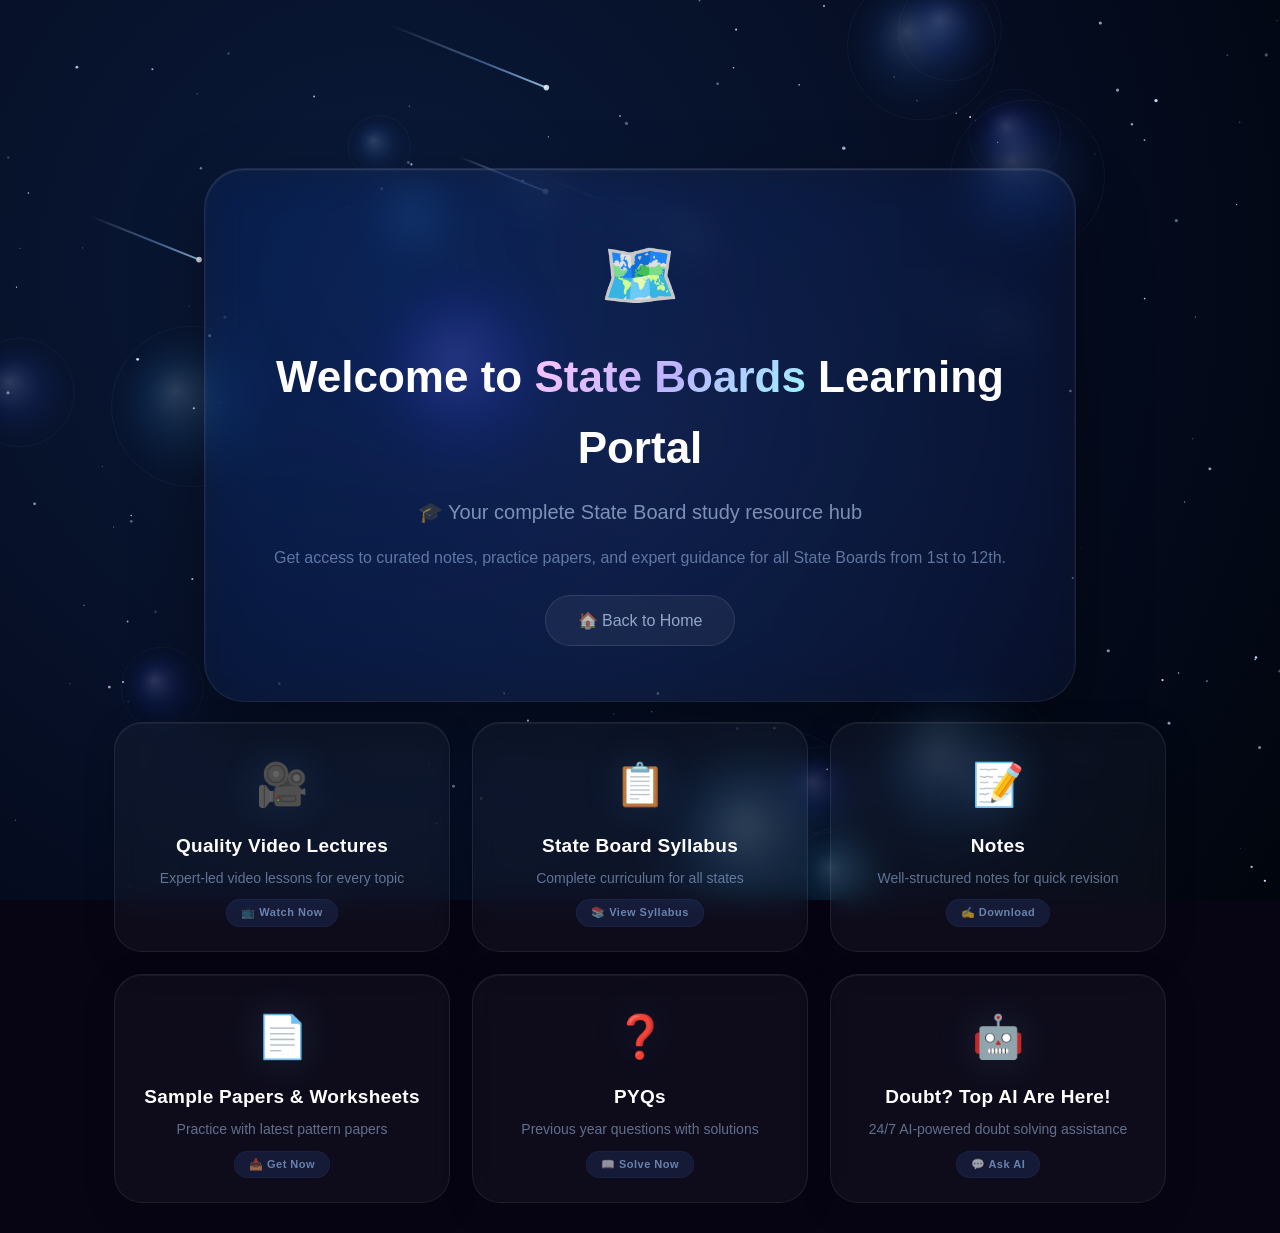
<file: stateboards.html>
<!DOCTYPE html>
<html lang="en">
<head>
    <meta charset="UTF-8" />
    <meta name="viewport" content="width=device-width, initial-scale=1.0"/>
    <title>State Boards · Studies Made Easy</title>
    <link rel="icon" type="image/svg+xml" href="data:image/svg+xml,%3Csvg xmlns='http://www.w3.org/2000/svg' viewBox='0 0 100 100'%3E%3Crect width='100' height='100' rx='20' fill='%234a7cf7'/%3E%3Ctext x='50' y='72' font-size='60' font-weight='bold' font-family='Arial' text-anchor='middle' fill='%23ffffff'%3ES%3C/text%3E%3Ctext x='50' y='72' font-size='60' font-weight='bold' font-family='Arial' text-anchor='middle' fill='none' stroke='%23a0c4ff' stroke-width='2' opacity='0.5'%3ES%3C/text%3E%3C/svg%3E" />
    <link rel="stylesheet" href="style.css" />
    <style>
        .exam-welcome {
            position: relative;
            z-index: 1;
            max-width: 920px;
            margin: 40px auto 20px;
            padding: 0 24px;
            text-align: center;
        }
        .exam-welcome-box {
            background: rgba(255, 255, 255, 0.02);
            backdrop-filter: blur(20px) saturate(160%);
            -webkit-backdrop-filter: blur(20px) saturate(160%);
            border: 1px solid rgba(255, 255, 255, 0.08);
            border-radius: 40px;
            padding: 55px 40px;
            box-shadow: 0 30px 70px rgba(0, 0, 0, 0.4), inset 0 1px 2px rgba(255, 255, 255, 0.15);
            animation: riseUp 0.9s cubic-bezier(0.23, 1, 0.32, 1);
            position: relative;
            overflow: hidden;
        }
        .exam-welcome-box::after {
            content: '';
            position: absolute;
            top: -50%;
            left: -50%;
            width: 200%;
            height: 200%;
            background: radial-gradient(circle at center, rgba(189, 178, 255, 0.06) 0%, transparent 60%);
            pointer-events: none;
            z-index: -1;
        }
        .exam-welcome-icon {
            font-size: 64px;
            display: block;
            margin-bottom: 16px;
        }
        .exam-welcome-title {
            font-size: 44px;
            font-weight: 800;
            color: #ffffff;
            margin-bottom: 12px;
        }
        .exam-welcome-title .highlight-exam {
            background: linear-gradient(135deg, #ffc6ff, #bdb2ff, #9bf6ff);
            -webkit-background-clip: text;
            -webkit-text-fill-color: transparent;
            background-clip: text;
        }
        .exam-welcome-sub {
            font-size: 20px;
            color: rgba(200, 222, 255, 0.6);
            line-height: 1.7;
        }
        .exam-welcome-desc {
            font-size: 16px;
            color: rgba(180, 210, 255, 0.5);
            margin-top: 16px;
            line-height: 1.6;
        }
        .back-home {
            display: inline-block;
            margin-top: 24px;
            padding: 12px 32px;
            background: rgba(255, 255, 255, 0.05);
            border: 1px solid rgba(255, 255, 255, 0.1);
            border-radius: 40px;
            color: rgba(200, 222, 255, 0.7);
            text-decoration: none;
            transition: all 0.3s ease;
            font-weight: 500;
        }
        .back-home:hover {
            background: rgba(74, 124, 247, 0.15);
            border-color: rgba(74, 124, 247, 0.3);
            color: #fff;
            transform: translateY(-2px);
        }
        .exam-resources {
            position: relative;
            z-index: 1;
            max-width: 1100px;
            margin: 20px auto 30px;
            padding: 0 24px;
        }
        .exam-resources-grid {
            display: grid;
            grid-template-columns: repeat(3, 1fr);
            gap: 22px;
        }
        .exam-resource-card {
            background: rgba(255, 255, 255, 0.03);
            backdrop-filter: blur(12px);
            -webkit-backdrop-filter: blur(12px);
            border: 1px solid rgba(255, 255, 255, 0.08);
            border-radius: 28px;
            padding: 28px 18px 24px;
            text-align: center;
            transition: all 0.4s cubic-bezier(0.175, 0.885, 0.32, 1.275);
            box-shadow: 0 8px 32px rgba(0, 0, 0, 0.2), inset 0 1px 0 rgba(255, 255, 255, 0.05);
            position: relative;
            overflow: hidden;
            text-decoration: none;
            display: block;
            cursor: pointer;
        }
        .exam-resource-card::before {
            content: '';
            position: absolute;
            top: -50%;
            left: -50%;
            width: 200%;
            height: 200%;
            background: radial-gradient(circle at center, rgba(255, 255, 255, 0.03), transparent 70%);
            opacity: 0;
            transition: opacity 0.5s;
            pointer-events: none;
        }
        .exam-resource-card:hover::before {
            opacity: 1;
        }
        .exam-resource-card:hover {
            background: rgba(74, 124, 247, 0.08);
            border-color: rgba(74, 124, 247, 0.2);
            transform: translateY(-8px) scale(1.02);
            box-shadow: 0 20px 60px rgba(74, 124, 247, 0.15), inset 0 1px 0 rgba(255, 255, 255, 0.1);
        }
        .exam-resource-icon {
            font-size: 42px;
            display: block;
            margin-bottom: 12px;
            filter: drop-shadow(0 0 20px rgba(100, 180, 255, 0.15));
        }
        .exam-resource-card h4 {
            color: #ffffff;
            font-size: 19px;
            font-weight: 700;
            margin-bottom: 6px;
            letter-spacing: 0.3px;
        }
        .exam-resource-card p {
            color: rgba(180, 210, 255, 0.5);
            font-size: 14px;
            line-height: 1.6;
            font-weight: 300;
        }
        .exam-resource-card .resource-badge {
            display: inline-block;
            margin-top: 10px;
            background: rgba(74, 124, 247, 0.12);
            border-radius: 20px;
            padding: 4px 14px;
            font-size: 11px;
            font-weight: 600;
            color: rgba(160, 200, 255, 0.6);
            border: 1px solid rgba(74, 124, 247, 0.08);
            letter-spacing: 0.5px;
        }
        @media (max-width: 768px) {
            .exam-welcome-title { font-size: 32px; }
            .exam-resources-grid { grid-template-columns: repeat(2, 1fr); }
        }
        @media (max-width: 520px) {
            .exam-welcome-title { font-size: 26px; }
            .exam-welcome-box { padding: 30px 20px; }
            .exam-resources-grid { grid-template-columns: 1fr 1fr; gap: 14px; }
            .exam-resource-card { padding: 20px 12px; }
        }
    </style>
</head>
<body>
    <canvas id="bg"></canvas>

    <header class="header">
        <div class="logo-wrapper">
            <span class="logo-icon">📖</span>
            <span class="logo">Studies Made Easy</span>
        </div>
        <ul class="nav-menu">
            <li onclick="window.location.href='index.html'">🏠 Home</li>
            <li onclick="window.location.href='resources.html'">📚 Resources</li>
            <li>ℹ️ About</li>
            <li>📞 Contact</li>
        </ul>
    </header>

    <section class="exam-welcome">
        <div class="exam-welcome-box">
            <span class="exam-welcome-icon">🗺️</span>
            <h1 class="exam-welcome-title">
                Welcome to <span class="highlight-exam">State Boards</span> Learning Portal
            </h1>
            <p class="exam-welcome-sub">🎓 Your complete State Board study resource hub</p>
            <p class="exam-welcome-desc">
                Get access to curated notes, practice papers, and expert guidance for all State Boards from 1st to 12th.
            </p>
            <a href="index.html#landmark-section" class="back-home">🏠 Back to Home</a>
        </div>
    </section>

    <section class="exam-resources">
        <div class="exam-resources-grid">
            <a href="resources.html" class="exam-resource-card">
                <span class="exam-resource-icon">🎥</span>
                <h4>Quality Video Lectures</h4>
                <p>Expert-led video lessons for every topic</p>
                <span class="resource-badge">📺 Watch Now</span>
            </a>
            <div class="exam-resource-card">
                <span class="exam-resource-icon">📋</span>
                <h4>State Board Syllabus</h4>
                <p>Complete curriculum for all states</p>
                <span class="resource-badge">📚 View Syllabus</span>
            </div>
            <div class="exam-resource-card">
                <span class="exam-resource-icon">📝</span>
                <h4>Notes</h4>
                <p>Well-structured notes for quick revision</p>
                <span class="resource-badge">✍️ Download</span>
            </div>
            <div class="exam-resource-card">
                <span class="exam-resource-icon">📄</span>
                <h4>Sample Papers &amp; Worksheets</h4>
                <p>Practice with latest pattern papers</p>
                <span class="resource-badge">📥 Get Now</span>
            </div>
            <div class="exam-resource-card">
                <span class="exam-resource-icon">❓</span>
                <h4>PYQs</h4>
                <p>Previous year questions with solutions</p>
                <span class="resource-badge">📖 Solve Now</span>
            </div>
            <div class="exam-resource-card">
                <span class="exam-resource-icon">🤖</span>
                <h4>Doubt? Top AI Are Here!</h4>
                <p>24/7 AI-powered doubt solving assistance</p>
                <span class="resource-badge">💬 Ask AI</span>
            </div>
        </div>
    </section>

    <script>
        window.addEventListener('load', function() {
            const canvas = document.getElementById('bg');
            const ctx = canvas.getContext('2d');
            let W, H;
            function resize() {
                W = canvas.width = window.innerWidth;
                H = canvas.height = window.innerHeight;
            }
            window.addEventListener('resize', resize);
            resize();

            const orbs = Array.from({ length: 14 }, () => ({
                x: Math.random() * W, y: Math.random() * H,
                r: 30 + Math.random() * 90,
                vx: (Math.random() - 0.5) * 0.5,
                vy: (Math.random() - 0.5) * 0.5,
                hue: 200 + Math.random() * 40
            }));
            const stars = Array.from({ length: 180 }, () => ({
                x: Math.random() * W, y: Math.random() * H,
                r: 0.3 + Math.random() * 1.4,
                t: Math.random() * Math.PI * 2,
                sp: 0.008 + Math.random() * 0.025
            }));
            const shooters = Array.from({ length: 24 }, () => ({
                x: Math.random() * W, y: Math.random() * H * 0.35,
                len: 70 + Math.random() * 130,
                speed: 6 + Math.random() * 14,
                op: 0, active: false,
                delay: Math.floor(Math.random() * 70)
            }));

            function resetShooter(s) {
                s.x = Math.random() * W * 0.85;
                s.y = Math.random() * H * 0.25;
                s.op = 1;
                s.active = true;
                s.delay = 60 + Math.floor(Math.random() * 140);
            }

            function draw() {
                ctx.clearRect(0, 0, W, H);
                const grad = ctx.createRadialGradient(W * 0.3, H * 0.3, 0, W * 0.3, H * 0.3, W * 0.9);
                grad.addColorStop(0, '#0a1a3a');
                grad.addColorStop(0.6, '#050c20');
                grad.addColorStop(1, '#00040a');
                ctx.fillStyle = grad;
                ctx.fillRect(0, 0, W, H);

                orbs.forEach(o => {
                    o.x += o.vx; o.y += o.vy;
                    if (o.x < 0 || o.x > W) o.vx *= -1;
                    if (o.y < 0 || o.y > H) o.vy *= -1;
                    const g = ctx.createRadialGradient(o.x - o.r * 0.2, o.y - o.r * 0.2, 0, o.x, o.y, o.r);
                    g.addColorStop(0, `hsla(${o.hue}, 85%, 80%, 0.25)`);
                    g.addColorStop(0.5, `hsla(${o.hue}, 75%, 55%, 0.10)`);
                    g.addColorStop(1, `hsla(${o.hue}, 70%, 30%, 0)`);
                    ctx.beginPath();
                    ctx.arc(o.x, o.y, o.r, 0, Math.PI * 2);
                    ctx.fillStyle = g;
                    ctx.fill();
                    ctx.beginPath();
                    ctx.arc(o.x, o.y, o.r, 0, Math.PI * 2);
                    ctx.strokeStyle = `hsla(${o.hue}, 80%, 75%, 0.08)`;
                    ctx.lineWidth = 0.8;
                    ctx.stroke();
                });

                stars.forEach(s => {
                    s.t += s.sp;
                    const alpha = 0.2 + 0.8 * Math.abs(Math.sin(s.t));
                    ctx.beginPath();
                    ctx.arc(s.x, s.y, s.r, 0, Math.PI * 2);
                    ctx.fillStyle = `rgba(200, 225, 255, ${alpha})`;
                    ctx.fill();
                });

                shooters.forEach(s => {
                    if (!s.active) {
                        s.delay--;
                        if (s.delay <= 0) resetShooter(s);
                        return;
                    }
                    s.x += s.speed;
                    s.y += s.speed * 0.4;
                    s.op -= 0.012;
                    if (s.op <= 0) {
                        s.active = false;
                        s.delay = 60 + Math.floor(Math.random() * 140);
                        return;
                    }
                    const grad = ctx.createLinearGradient(s.x, s.y, s.x - s.len, s.y - s.len * 0.4);
                    grad.addColorStop(0, `rgba(180, 220, 255, ${s.op})`);
                    grad.addColorStop(0.4, `rgba(120, 180, 255, ${s.op * 0.5})`);
                    grad.addColorStop(1, 'rgba(255,255,255,0)');
                    ctx.beginPath();
                    ctx.moveTo(s.x, s.y);
                    ctx.lineTo(s.x - s.len, s.y - s.len * 0.4);
                    ctx.strokeStyle = grad;
                    ctx.lineWidth = 2.0;
                    ctx.stroke();
                    ctx.beginPath();
                    ctx.arc(s.x, s.y, 2.8, 0, Math.PI * 2);
                    ctx.fillStyle = `rgba(240, 248, 255, ${s.op})`;
                    ctx.fill();
                });
                requestAnimationFrame(draw);
            }
            draw();
        });
    </script>
</body>
</html>
</file>
<file: style.css>
/* =============================================
   Studies Made Easy — Updated Style Sheet v2
   ============================================= */

*, *::before, *::after { margin: 0; padding: 0; box-sizing: border-box; }
html { scroll-behavior: smooth; }

body {
  background: #070514;
  color: #e8e0ff;
  font-family: 'Quicksand', 'Segoe UI', sans-serif;
  font-size: 16px;
  line-height: 1.6;
  overflow-x: hidden;
  min-height: 100vh;
}

canvas {
  position: fixed; top: 0; left: 0;
  z-index: 0; display: block;
  pointer-events: none;
}

::-webkit-scrollbar { width: 6px; }
::-webkit-scrollbar-track { background: #0d0a1f; }
::-webkit-scrollbar-thumb { background: rgba(180,150,255,0.3); border-radius: 10px; }

.navbar, section, footer { position: relative; z-index: 2; }

/* =============================================
   NAVBAR
   ============================================= */
.navbar {
  display: flex;
  align-items: center;
  justify-content: space-between;
  max-width: 1140px;
  margin: 20px auto 0;
  padding: 0 28px;
  height: 68px;
  border-radius: 999px;
  background: rgba(20,12,40,0.70);
  backdrop-filter: blur(24px) saturate(200%);
  -webkit-backdrop-filter: blur(24px) saturate(200%);
  border: 1px solid rgba(180,150,255,0.20);
  box-shadow:
    0 8px 40px rgba(0,0,0,0.55),
    inset 0 1px 0 rgba(255,255,255,0.10),
    inset 0 -1px 0 rgba(0,0,0,0.3);
}

/* glass sheen on navbar */
.navbar::before {
  content: '';
  position: absolute;
  top: 0; left: 10%; right: 10%;
  height: 1px;
  background: linear-gradient(90deg, transparent, rgba(255,255,255,0.25), transparent);
  border-radius: 999px;
  pointer-events: none;
}

.nav-logo { display: flex; align-items: center; gap: 10px; }

.nav-logo-icon {
  font-size: 30px;
  animation: floatY 3.5s ease-in-out infinite;
  filter: drop-shadow(0 0 16px rgba(160,130,255,0.6));
}

@keyframes floatY {
  0%,100% { transform: translateY(0); }
  50% { transform: translateY(-5px); }
}

.nav-logo-text {
  font-family: 'Nunito', sans-serif;
  font-size: 22px;
  font-weight: 800;
  background: linear-gradient(135deg, #ffffff 0%, #d4bfff 40%, #f9a8d4 100%);
  -webkit-background-clip: text;
  -webkit-text-fill-color: transparent;
  background-clip: text;
  filter: drop-shadow(0 0 12px rgba(200,160,255,0.3));
}

.nav-links { display: flex; gap: 4px; }

.nav-link {
  padding: 7px 18px;
  border-radius: 999px;
  font-size: 15px;
  font-weight: 600;
  color: rgba(210,190,255,0.65);
  text-decoration: none;
  transition: all 0.22s ease;
  border: 1px solid transparent;
}

.nav-link:hover, .nav-link.active {
  background: rgba(160,120,255,0.15);
  border-color: rgba(160,120,255,0.28);
  color: #e8ddff;
  box-shadow: inset 0 1px 0 rgba(255,255,255,0.10);
}

/* =============================================
   HERO
   ============================================= */
.hero {
  max-width: 880px;
  margin: 36px auto 0;
  padding: 0 24px;
  text-align: center;
}

.hero-inner {
  background: rgba(255,255,255,0.030);
  backdrop-filter: blur(28px) saturate(190%);
  -webkit-backdrop-filter: blur(28px) saturate(190%);
  border: 1px solid rgba(200,170,255,0.16);
  border-radius: 38px;
  padding: 48px 44px 44px;
  box-shadow:
    0 30px 90px rgba(0,0,0,0.55),
    inset 0 1px 0 rgba(255,255,255,0.12),
    inset 0 -1px 0 rgba(0,0,0,0.25);
  display: flex;
  flex-direction: column;
  align-items: center;
  gap: 30px;
  animation: riseUp 0.8s cubic-bezier(0.23,1,0.32,1) both;
  position: relative;
  overflow: hidden;
}

/* top glass sheen on hero card */
.hero-inner::before {
  content: '';
  position: absolute;
  top: 0; left: 8%; right: 8%;
  height: 1px;
  background: linear-gradient(90deg, transparent, rgba(255,255,255,0.30), transparent);
  pointer-events: none;
  z-index: 3;
}

@keyframes riseUp {
  from { opacity: 0; transform: translateY(30px); }
  to   { opacity: 1; transform: translateY(0); }
}

/* =============================================
   CEO BANNER — Shiny Glassy Gorgeous
   ============================================= */
.ceo-banner {
  display: flex;
  align-items: center;
  gap: 22px;
  width: 100%;
  border-radius: 26px;
  padding: 26px 40px;
  position: relative;
  overflow: hidden;
  cursor: default;

  /* rich glassy gradient base */
  background: linear-gradient(135deg,
    rgba(255,215,0,0.12) 0%,
    rgba(255,160,80,0.10) 25%,
    rgba(249,168,212,0.12) 55%,
    rgba(196,170,255,0.10) 100%
  );

  /* golden border */
  border: 1.5px solid rgba(255,220,80,0.30);

  /* layered glow */
  box-shadow:
    0 0 60px rgba(255,215,0,0.12),
    0 0 120px rgba(249,168,212,0.08),
    inset 0 0 60px rgba(255,215,0,0.06),
    inset 0 1px 0 rgba(255,255,255,0.25),
    inset 0 -1px 0 rgba(0,0,0,0.20);

  animation: ceoPulse 4s ease-in-out infinite;
  transition: all 0.4s ease;
}

.ceo-banner:hover {
  border-color: rgba(255,220,80,0.55);
  box-shadow:
    0 0 100px rgba(255,215,0,0.22),
    0 0 180px rgba(249,168,212,0.12),
    inset 0 0 80px rgba(255,215,0,0.10),
    inset 0 1px 0 rgba(255,255,255,0.35),
    inset 0 -1px 0 rgba(0,0,0,0.20);
  transform: translateY(-2px) scale(1.01);
}

@keyframes ceoPulse {
  0%,100% {
    box-shadow: 0 0 50px rgba(255,215,0,0.10), 0 0 100px rgba(249,168,212,0.06),
      inset 0 1px 0 rgba(255,255,255,0.22), inset 0 -1px 0 rgba(0,0,0,0.20);
  }
  50% {
    box-shadow: 0 0 90px rgba(255,215,0,0.22), 0 0 160px rgba(249,168,212,0.12),
      inset 0 1px 0 rgba(255,255,255,0.32), inset 0 -1px 0 rgba(0,0,0,0.20);
  }
}

/* Glass shine sweep across CEO card */
.ceo-shine-layer {
  position: absolute;
  top: -60%;
  left: -80%;
  width: 60%;
  height: 220%;
  background: linear-gradient(105deg, transparent 30%, rgba(255,255,255,0.12) 50%, transparent 70%);
  transform: skewX(-15deg);
  animation: ceoShineSweep 5s ease-in-out infinite;
  pointer-events: none;
  z-index: 1;
}

@keyframes ceoShineSweep {
  0%   { left: -80%; opacity: 0; }
  10%  { opacity: 1; }
  40%  { left: 130%; opacity: 0.8; }
  41%  { opacity: 0; }
  100% { left: 130%; opacity: 0; }
}

/* Top gloss bar */
.ceo-gloss {
  position: absolute;
  top: 0; left: 0; right: 0;
  height: 45%;
  background: linear-gradient(180deg, rgba(255,255,255,0.10) 0%, rgba(255,255,255,0) 100%);
  border-radius: 26px 26px 0 0;
  pointer-events: none;
  z-index: 1;
}

.ceo-crown {
  font-size: 38px;
  filter: drop-shadow(0 0 16px rgba(255,215,0,0.7)) drop-shadow(0 0 6px rgba(255,200,0,1));
  animation: crownBob 3.5s ease-in-out infinite;
  flex-shrink: 0;
  position: relative;
  z-index: 2;
}

.ceo-crown:last-child { animation-delay: 0.4s; }

@keyframes crownBob {
  0%,100% { transform: translateY(0) rotate(-8deg) scale(1); }
  50% { transform: translateY(-6px) rotate(8deg) scale(1.08); }
}

.ceo-text {
  flex: 1;
  text-align: center;
  position: relative;
  z-index: 2;
}

.ceo-role {
  font-family: 'Nunito', sans-serif;
  font-size: 11px;
  font-weight: 800;
  letter-spacing: 5px;
  text-transform: uppercase;
  background: linear-gradient(90deg, #ffd700, #ffb347, #ff8fb1, #ffd700);
  background-size: 300% auto;
  -webkit-background-clip: text;
  -webkit-text-fill-color: transparent;
  background-clip: text;
  animation: shine 3s linear infinite;
  margin-bottom: 8px;
  text-shadow: none;
  filter: drop-shadow(0 0 8px rgba(255,200,0,0.4));
}

@keyframes shine {
  0%   { background-position: 0% center; }
  100% { background-position: 300% center; }
}

.ceo-name {
  font-family: 'Nunito', sans-serif;
  font-size: 52px;
  font-weight: 900;
  line-height: 1.1;
  letter-spacing: -0.5px;
  background: linear-gradient(135deg,
    #fff9c4 0%,
    #ffd700 20%,
    #ffb347 40%,
    #ff8fb1 65%,
    #d4bfff 85%,
    #ffd700 100%
  );
  background-size: 300% auto;
  -webkit-background-clip: text;
  -webkit-text-fill-color: transparent;
  background-clip: text;
  animation: shine 5s linear infinite;
  filter: drop-shadow(0 2px 30px rgba(255,215,0,0.30));
}

.ceo-sub {
  font-size: 13px;
  font-weight: 600;
  color: rgba(255,220,200,0.60);
  margin-top: 7px;
  font-style: italic;
  letter-spacing: 0.4px;
}

/* =============================================
   HERO HEADLINE
   ============================================= */
.hero-headline {
  display: flex;
  flex-direction: column;
  align-items: center;
  gap: 14px;
}

.hero-tag {
  display: inline-block;
  padding: 6px 20px;
  border-radius: 999px;
  background: rgba(196,170,255,0.12);
  border: 1px solid rgba(196,170,255,0.22);
  font-size: 13px;
  font-weight: 600;
  color: #d4bfff;
  letter-spacing: 0.3px;
  box-shadow: inset 0 1px 0 rgba(255,255,255,0.10);
}

.hero-h2 {
  font-family: 'Nunito', sans-serif;
  font-size: 46px;
  font-weight: 800;
  line-height: 1.22;
  color: #f0ecff;
  letter-spacing: -0.5px;
}

.accent-text {
  font-style: normal;
  background: linear-gradient(135deg, #e879f9, #c084fc, #818cf8, #67e8f9);
  background-size: 200% auto;
  -webkit-background-clip: text;
  -webkit-text-fill-color: transparent;
  background-clip: text;
  animation: shine 4s linear infinite;
  filter: drop-shadow(0 0 20px rgba(200,130,255,0.25));
}

.hero-desc {
  font-size: 17px;
  color: rgba(210,195,255,0.72);
  max-width: 620px;
  line-height: 1.78;
}

.desc-spark {
  background: linear-gradient(135deg, #f9a8d4, #c084fc);
  -webkit-background-clip: text;
  -webkit-text-fill-color: transparent;
  background-clip: text;
  font-weight: 700;
}

/* =============================================
   BOARDS STRIP — Shiny Glossy Glassy Chips
   ============================================= */
.boards-strip {
  display: flex;
  gap: 12px;
  flex-wrap: wrap;
  justify-content: center;
  width: 100%;
}

.board-chip {
  position: relative;
  display: flex;
  flex-direction: column;
  align-items: center;
  gap: 5px;
  padding: 16px 20px 14px;
  border-radius: 20px;
  text-decoration: none;
  overflow: hidden;
  cursor: pointer;
  flex: 1;
  min-width: 90px;
  max-width: 140px;
  transition: all 0.32s cubic-bezier(0.175, 0.885, 0.32, 1.275);

  /* Glassy gradient using CSS custom props per card */
  background: linear-gradient(145deg,
    rgba(var(--c1-rgb, 160,130,255), 0.12) 0%,
    rgba(var(--c2-rgb, 200,100,200), 0.08) 100%
  );

  /* Fallback using color-mix-like approach with custom props */
  background: linear-gradient(145deg,
    color-mix(in srgb, var(--c1, #a082ff) 16%, transparent) 0%,
    color-mix(in srgb, var(--c2, #c864c8) 10%, transparent) 100%
  );

  border: 1px solid color-mix(in srgb, var(--c1, #a082ff) 35%, transparent);

  box-shadow:
    0 4px 24px color-mix(in srgb, var(--c1, #a082ff) 18%, transparent),
    inset 0 1px 0 rgba(255,255,255,0.22),
    inset 0 -1px 0 rgba(0,0,0,0.15),
    inset 1px 0 0 rgba(255,255,255,0.06);
}

/* Top gloss on each chip */
.board-shine {
  position: absolute;
  top: 0; left: 0; right: 0;
  height: 50%;
  background: linear-gradient(180deg, rgba(255,255,255,0.18) 0%, rgba(255,255,255,0) 100%);
  border-radius: 20px 20px 0 0;
  pointer-events: none;
  z-index: 1;
  transition: opacity 0.3s;
}

/* Shimmer sweep on hover */
.board-chip::after {
  content: '';
  position: absolute;
  top: -60%;
  left: -100%;
  width: 60%;
  height: 220%;
  background: linear-gradient(105deg, transparent 30%, rgba(255,255,255,0.20) 50%, transparent 70%);
  transform: skewX(-15deg);
  transition: left 0.5s ease;
  pointer-events: none;
  z-index: 2;
}

.board-chip:hover::after { left: 150%; }

.board-chip:hover {
  transform: translateY(-8px) scale(1.06);
  border-color: color-mix(in srgb, var(--c1, #a082ff) 65%, transparent);
  box-shadow:
    0 16px 48px color-mix(in srgb, var(--c1, #a082ff) 35%, transparent),
    0 0 60px color-mix(in srgb, var(--c1, #a082ff) 15%, transparent),
    inset 0 1px 0 rgba(255,255,255,0.35),
    inset 0 -1px 0 rgba(0,0,0,0.10);
}

.board-chip:hover .board-shine { opacity: 1.5; }

.board-icon {
  font-size: 32px;
  display: block;
  position: relative;
  z-index: 3;
  filter: drop-shadow(0 0 10px color-mix(in srgb, var(--c1, #a082ff) 70%, transparent));
  transition: transform 0.3s ease;
}

.board-chip:hover .board-icon { transform: scale(1.18) rotate(-6deg); }

.board-name {
  font-family: 'Nunito', sans-serif;
  font-size: 14px;
  font-weight: 800;
  color: color-mix(in srgb, var(--c1, #a082ff) 90%, white);
  position: relative;
  z-index: 3;
  text-shadow: 0 0 12px color-mix(in srgb, var(--c1, #a082ff) 40%, transparent);
}

.board-grade {
  font-size: 10px;
  font-weight: 600;
  color: rgba(220,210,255,0.50);
  letter-spacing: 0.3px;
  position: relative;
  z-index: 3;
}

/* =============================================
   STATS ROW
   ============================================= */
.stats-row {
  display: flex;
  align-items: center;
  gap: 28px;
  background: rgba(10,5,25,0.50);
  border: 1px solid rgba(180,150,255,0.12);
  border-radius: 999px;
  padding: 12px 38px;
  box-shadow:
    inset 0 1px 0 rgba(255,255,255,0.07),
    inset 0 -1px 0 rgba(0,0,0,0.25);
}

.stat-pill { display: flex; flex-direction: column; align-items: center; gap: 2px; }

.stat-num {
  font-family: 'Nunito', sans-serif;
  font-size: 28px;
  font-weight: 900;
  background: linear-gradient(135deg, #ffffff, #c4aaff);
  -webkit-background-clip: text;
  -webkit-text-fill-color: transparent;
  background-clip: text;
  filter: drop-shadow(0 0 10px rgba(200,170,255,0.25));
}

.stat-lbl {
  font-size: 11px;
  font-weight: 600;
  color: rgba(180,155,255,0.48);
  letter-spacing: 0.4px;
}

.stat-divider {
  width: 1px; height: 36px;
  background: rgba(180,150,255,0.14);
}

/* =============================================
   CTA BUTTON
   ============================================= */
.cta-btn {
  display: inline-flex;
  align-items: center;
  gap: 12px;
  padding: 15px 38px;
  border-radius: 999px;
  background: linear-gradient(135deg, rgba(232,121,249,0.18), rgba(129,140,248,0.18));
  border: 1.5px solid rgba(200,160,255,0.35);
  color: #f0e6ff;
  font-family: 'Nunito', sans-serif;
  font-size: 17px;
  font-weight: 700;
  text-decoration: none;
  letter-spacing: 0.2px;
  transition: all 0.35s cubic-bezier(0.175, 0.885, 0.32, 1.275);
  animation: ctaPulse 2.5s ease-in-out infinite;
  position: relative;
  overflow: hidden;
  box-shadow: inset 0 1px 0 rgba(255,255,255,0.15);
}

.cta-btn::before {
  content: '';
  position: absolute;
  top: 0; left: 0; right: 0;
  height: 50%;
  background: linear-gradient(180deg, rgba(255,255,255,0.10), transparent);
  border-radius: 999px;
  pointer-events: none;
}

@keyframes ctaPulse {
  0%,100% { box-shadow: 0 0 20px rgba(200,150,255,0.12), inset 0 1px 0 rgba(255,255,255,0.12); border-color: rgba(200,160,255,0.35); }
  50% { box-shadow: 0 0 55px rgba(200,150,255,0.30), inset 0 1px 0 rgba(255,255,255,0.18); border-color: rgba(200,160,255,0.65); }
}

.cta-btn:hover {
  transform: translateY(-3px) scale(1.04);
  background: linear-gradient(135deg, rgba(232,121,249,0.30), rgba(129,140,248,0.30));
  border-color: rgba(220,180,255,0.75);
  animation-play-state: paused;
}

.cta-arrow {
  display: inline-block;
  animation: arrowBounce 1.5s ease-in-out infinite;
}

@keyframes arrowBounce {
  0%,100% { transform: translateX(0); }
  50% { transform: translateX(6px); }
}

.cta-btn:hover .cta-arrow { animation: none; transform: translateX(10px); }

.cta-sub {
  font-size: 13px;
  color: rgba(180,155,255,0.35);
  letter-spacing: 0.4px;
  font-weight: 500;
  margin-top: -16px;
}

/* =============================================
   SHARED SECTION HEADER
   ============================================= */
.section-header { text-align: center; margin-bottom: 32px; }

.section-title {
  font-family: 'Nunito', sans-serif;
  font-size: 34px;
  font-weight: 800;
  color: #f0ecff;
  letter-spacing: -0.3px;
  margin-bottom: 8px;
}

.section-sub {
  font-size: 16px;
  color: rgba(180,155,255,0.42);
  font-weight: 500;
}

/* =============================================
   EXAM LANDMARK SECTION (full cards below)
   ============================================= */
.exams-section {
  max-width: 1100px;
  margin: 50px auto 0;
  padding: 0 24px;
  scroll-margin-top: 24px;
}

.exams-grid {
  display: grid;
  grid-template-columns: repeat(5, 1fr);
  gap: 16px;
}

.exam-card {
  display: block;
  padding: 28px 14px 22px;
  border-radius: 24px;
  background: rgba(255,255,255,0.030);
  backdrop-filter: blur(10px);
  border: 1px solid rgba(255,255,255,0.06);
  text-align: center;
  text-decoration: none;
  transition: all 0.32s ease;
  box-shadow:
    0 4px 20px rgba(0,0,0,0.2),
    inset 0 1px 0 rgba(255,255,255,0.08);
  position: relative;
  overflow: hidden;
}

.exam-card::before {
  content: '';
  position: absolute;
  inset: 0;
  background: radial-gradient(circle at 50% 0%, color-mix(in srgb, var(--accent, #a082ff) 10%, transparent), transparent 70%);
  opacity: 0;
  transition: opacity 0.35s;
}

.exam-card:hover::before { opacity: 1; }

.exam-card:hover {
  background: rgba(255,255,255,0.055);
  border-color: color-mix(in srgb, var(--accent, #a082ff) 45%, transparent);
  transform: translateY(-8px) scale(1.03);
  box-shadow:
    0 20px 55px rgba(0,0,0,0.28),
    0 0 40px color-mix(in srgb, var(--accent, #a082ff) 12%, transparent),
    inset 0 1px 0 rgba(255,255,255,0.14);
}

.exam-icon {
  font-size: 42px;
  display: block;
  margin-bottom: 10px;
  filter: drop-shadow(0 0 14px color-mix(in srgb, var(--accent, #a082ff) 60%, transparent));
  transition: transform 0.3s ease;
}

.exam-card:hover .exam-icon { transform: scale(1.15) rotate(-5deg); }

.exam-card h4 {
  font-family: 'Nunito', sans-serif;
  font-size: 19px;
  font-weight: 800;
  color: #f0ecff;
  margin-bottom: 4px;
}

.exam-card p {
  font-size: 12px;
  color: rgba(180,155,255,0.45);
  font-weight: 500;
  margin-bottom: 10px;
}

.exam-tag {
  display: inline-block;
  padding: 3px 12px;
  border-radius: 999px;
  font-size: 11px;
  font-weight: 700;
  background: rgba(255,255,255,0.05);
  border: 1px solid rgba(255,255,255,0.07);
  color: color-mix(in srgb, var(--accent, #a082ff) 80%, white);
  letter-spacing: 0.3px;
  transition: all 0.25s ease;
}

.exam-card:hover .exam-tag {
  background: color-mix(in srgb, var(--accent, #a082ff) 15%, transparent);
  border-color: color-mix(in srgb, var(--accent, #a082ff) 40%, transparent);
}

/* =============================================
   WHAT WE OFFER SECTION
   ============================================= */
.offers-section {
  max-width: 1100px;
  margin: 50px auto 0;
  padding: 0 24px;
}

.offers-grid {
  display: grid;
  grid-template-columns: repeat(3, 1fr);
  gap: 18px;
}

.offer-card {
  background: rgba(255,255,255,0.028);
  backdrop-filter: blur(10px);
  border: 1px solid rgba(255,255,255,0.055);
  border-radius: 24px;
  padding: 28px 22px;
  text-align: center;
  transition: all 0.30s ease;
  box-shadow:
    0 4px 20px rgba(0,0,0,0.15),
    inset 0 1px 0 rgba(255,255,255,0.07);
}

.offer-card:hover {
  background: rgba(160,120,255,0.07);
  border-color: rgba(160,120,255,0.20);
  transform: translateY(-7px);
  box-shadow: 0 18px 50px rgba(160,120,255,0.12), inset 0 1px 0 rgba(255,255,255,0.10);
}

.offer-icon {
  font-size: 38px;
  display: block;
  margin-bottom: 12px;
  filter: drop-shadow(0 0 12px rgba(160,140,255,0.18));
  transition: transform 0.3s ease;
}

.offer-card:hover .offer-icon { transform: scale(1.18) rotate(-6deg); }

.offer-card h4 {
  font-family: 'Nunito', sans-serif;
  font-size: 18px;
  font-weight: 800;
  color: #f0ecff;
  margin-bottom: 6px;
}

.offer-card p {
  font-size: 13px;
  color: rgba(180,155,255,0.48);
  line-height: 1.55;
  font-weight: 500;
}

/* =============================================
   CONTACT SECTION
   ============================================= */
.contact-section {
  max-width: 660px;
  margin: 50px auto 0;
  padding: 0 24px;
}

.contact-card {
  background: rgba(12,8,28,0.45);
  backdrop-filter: blur(22px);
  -webkit-backdrop-filter: blur(22px);
  border: 1px solid rgba(180,150,255,0.10);
  border-radius: 32px;
  padding: 46px 50px 40px;
  text-align: center;
  box-shadow:
    0 25px 70px rgba(0,0,0,0.45),
    inset 0 1px 0 rgba(255,255,255,0.08);
}

.contact-emoji { font-size: 50px; display: block; margin-bottom: 10px; filter: drop-shadow(0 0 18px rgba(120,160,255,0.25)); }
.contact-title { font-family: 'Nunito', sans-serif; font-size: 28px; font-weight: 800; color: #f0ecff; margin-bottom: 6px; }
.contact-sub { font-size: 15px; color: rgba(180,155,255,0.45); margin-bottom: 30px; font-weight: 500; }
.contact-list { display: flex; flex-direction: column; gap: 12px; margin-bottom: 28px; }

.contact-row {
  display: flex; align-items: center; gap: 14px;
  background: rgba(255,255,255,0.025);
  border: 1px solid rgba(255,255,255,0.05);
  border-radius: 16px; padding: 14px 20px; text-align: left;
  transition: all 0.25s ease;
  box-shadow: inset 0 1px 0 rgba(255,255,255,0.06);
}

.contact-row:hover { background: rgba(160,120,255,0.07); border-color: rgba(160,120,255,0.15); }
.contact-row > span:first-child { font-size: 22px; flex-shrink: 0; }
.contact-row > div { display: flex; flex-direction: column; gap: 1px; }
.contact-lbl { font-size: 11px; font-weight: 700; color: rgba(180,155,255,0.38); letter-spacing: 0.8px; text-transform: uppercase; }
.contact-val { font-size: 15px; font-weight: 600; color: rgba(225,215,255,0.85); }

.social-row { display: flex; justify-content: center; gap: 16px; }
.social-row span { font-size: 28px; cursor: pointer; opacity: 0.38; transition: all 0.25s ease; display: inline-block; }
.social-row span:hover { opacity: 1; transform: scale(1.2) translateY(-3px); filter: drop-shadow(0 0 12px rgba(160,130,255,0.45)); }

/* =============================================
   FOOTER
   ============================================= */
footer.footer {
  position: relative; z-index: 2;
  text-align: center;
  padding: 28px 24px 36px;
  margin-top: 50px;
  border-top: 1px solid rgba(180,150,255,0.07);
}

.footer p { font-size: 14px; color: rgba(160,135,255,0.30); margin-bottom: 12px; }
.footer p strong { color: rgba(190,160,255,0.50); }
.footer-links { display: flex; justify-content: center; gap: 24px; flex-wrap: wrap; }
.footer-links a { font-size: 14px; color: rgba(160,135,255,0.28); text-decoration: none; transition: color 0.22s ease; font-weight: 600; }
.footer-links a:hover { color: rgba(200,175,255,0.60); }

/* =============================================
   RESPONSIVE
   ============================================= */
@media (max-width: 900px) {
  .exams-grid { grid-template-columns: repeat(3, 1fr); }
  .offers-grid { grid-template-columns: repeat(2, 1fr); }
  .boards-strip { gap: 10px; }
}

@media (max-width: 720px) {
  .navbar { margin: 14px 16px 0; padding: 0 18px; height: 60px; }
  .nav-logo-text { font-size: 18px; }
  .nav-link { font-size: 13px; padding: 5px 12px; }

  .hero { margin-top: 24px; padding: 0 16px; }
  .hero-inner { padding: 30px 20px 30px; gap: 22px; border-radius: 28px; }

  .ceo-banner { padding: 20px 22px; gap: 14px; border-radius: 20px; }
  .ceo-crown { font-size: 28px; }
  .ceo-name { font-size: 36px; }
  .ceo-role { font-size: 10px; letter-spacing: 3px; }

  .hero-h2 { font-size: 32px; }
  .hero-desc { font-size: 15px; }

  .boards-strip { gap: 8px; }
  .board-chip { min-width: 70px; padding: 12px 12px 10px; border-radius: 16px; }
  .board-icon { font-size: 26px; }
  .board-name { font-size: 12px; }

  .stats-row { padding: 10px 20px; gap: 16px; }
  .stat-num { font-size: 22px; }

  .contact-card { padding: 32px 24px 28px; }
}

@media (max-width: 540px) {
  .exams-grid { grid-template-columns: repeat(2, 1fr); }
  .offers-grid { grid-template-columns: 1fr 1fr; gap: 12px; }
  .ceo-name { font-size: 28px; }
  .hero-h2 { font-size: 26px; }
  .cta-btn { font-size: 15px; padding: 13px 28px; }
}

@media (max-width: 380px) {
  .exams-grid { grid-template-columns: 1fr 1fr; gap: 10px; }
  .ceo-name { font-size: 24px; }
  .stats-row { flex-direction: column; gap: 10px; border-radius: 24px; }
  .stat-divider { width: 60px; height: 1px; }
  .boards-strip { gap: 6px; }
  .board-chip { min-width: 60px; padding: 10px 8px; }
}

@media (prefers-reduced-motion: reduce) {
  *, *::before, *::after { animation-duration: 0.01ms !important; transition-duration: 0.01ms !important; }
}
</file>
